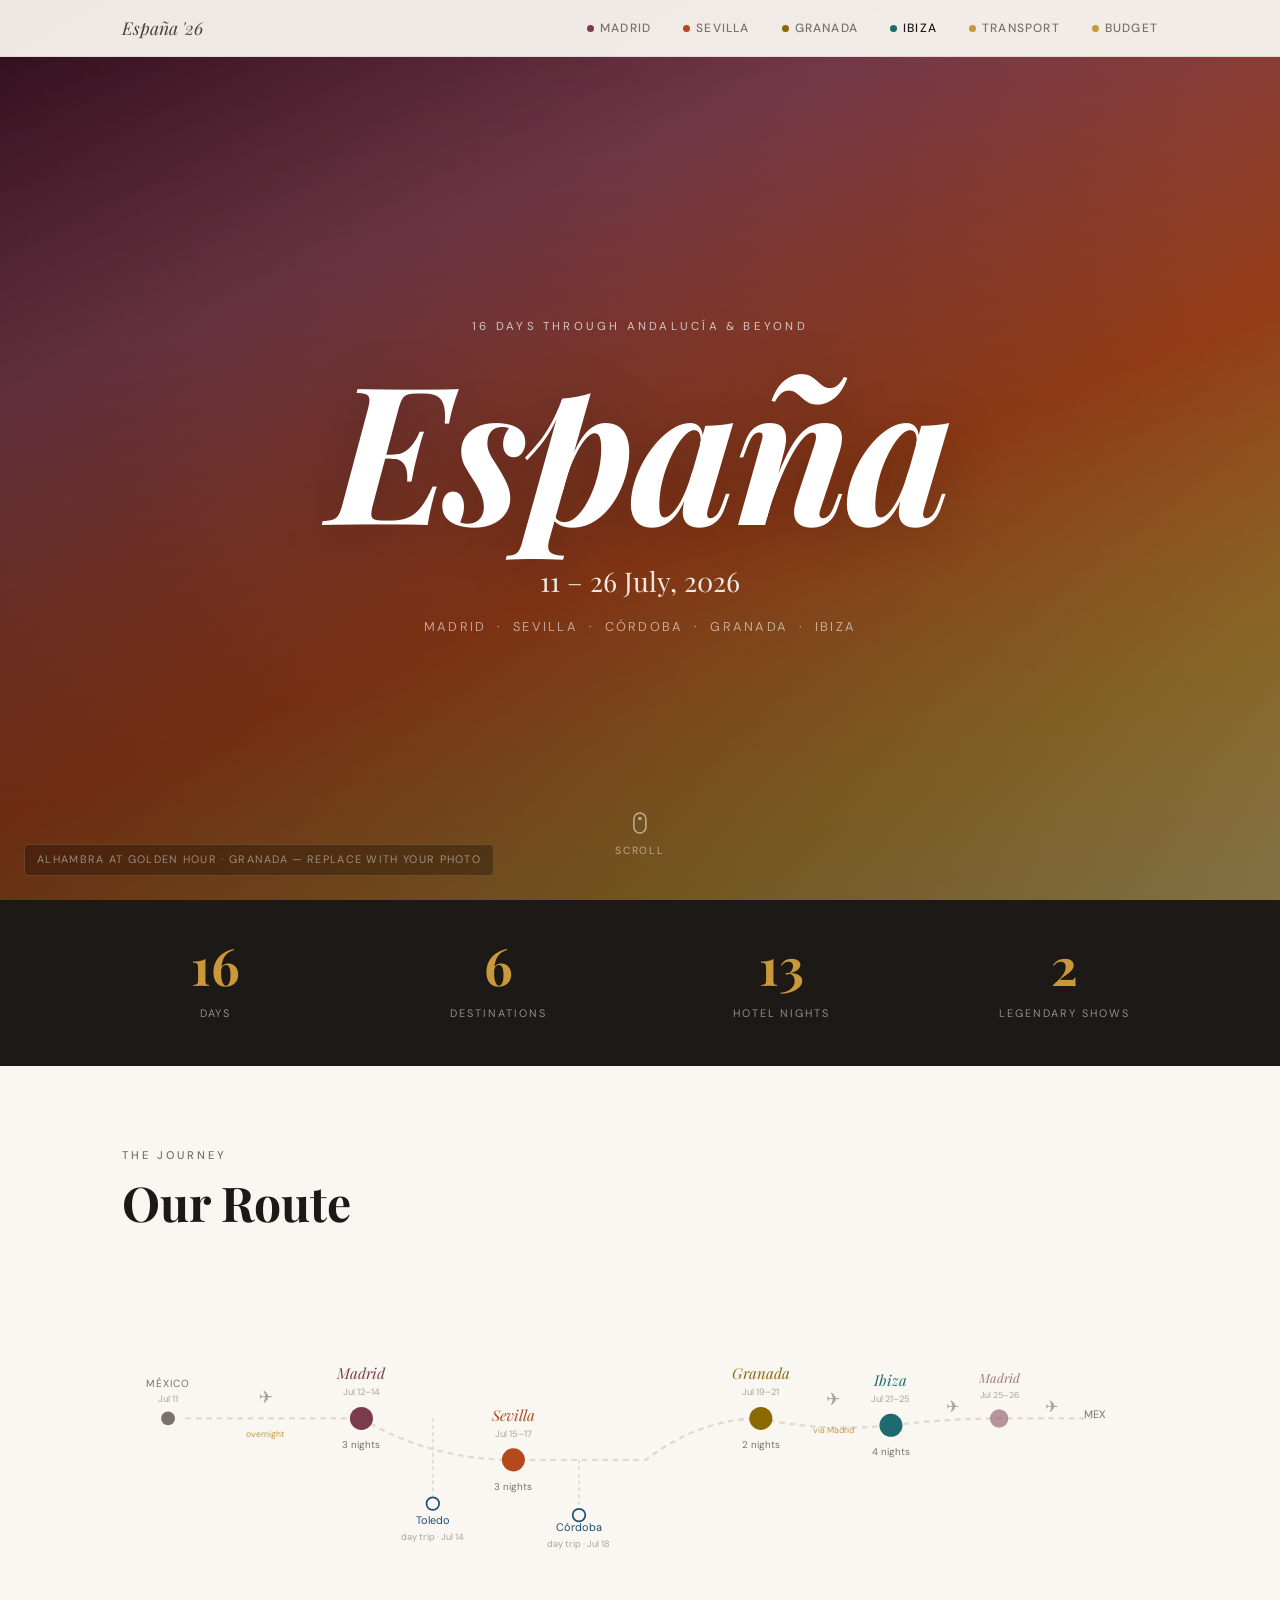
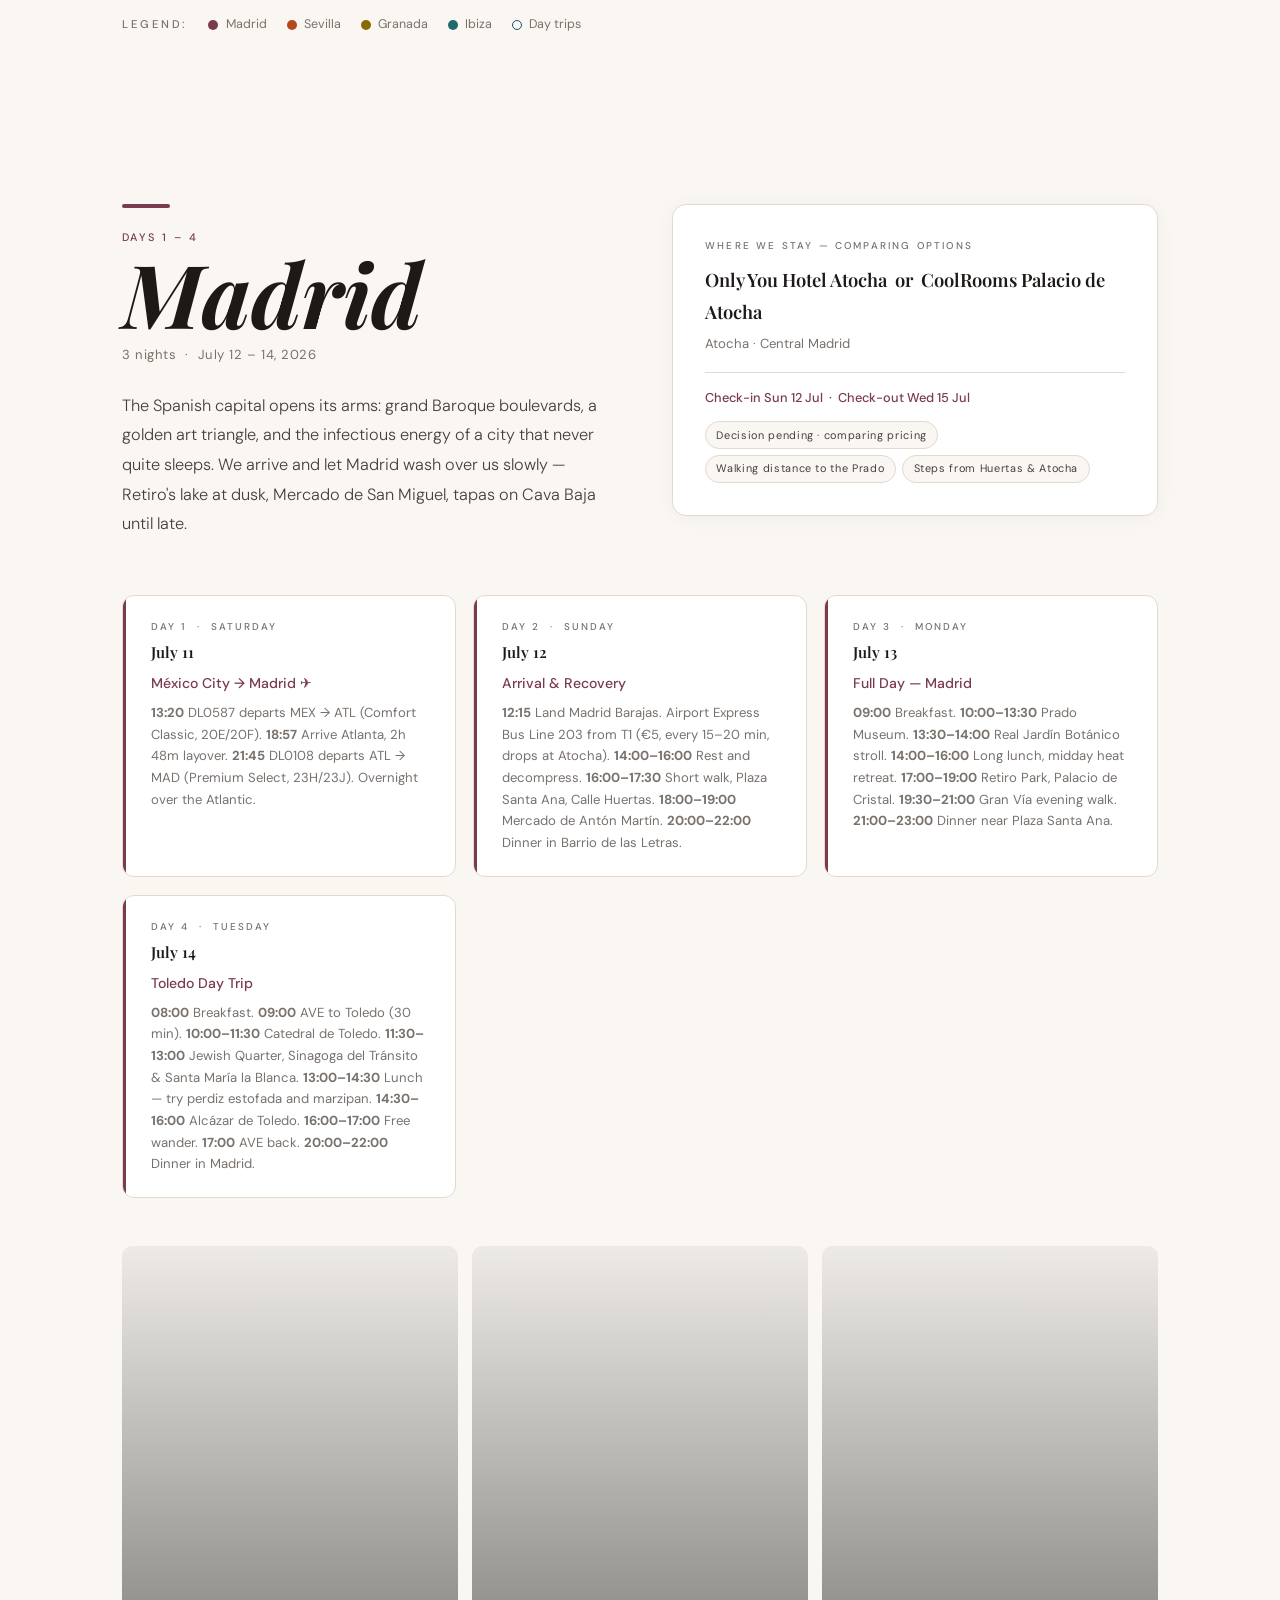
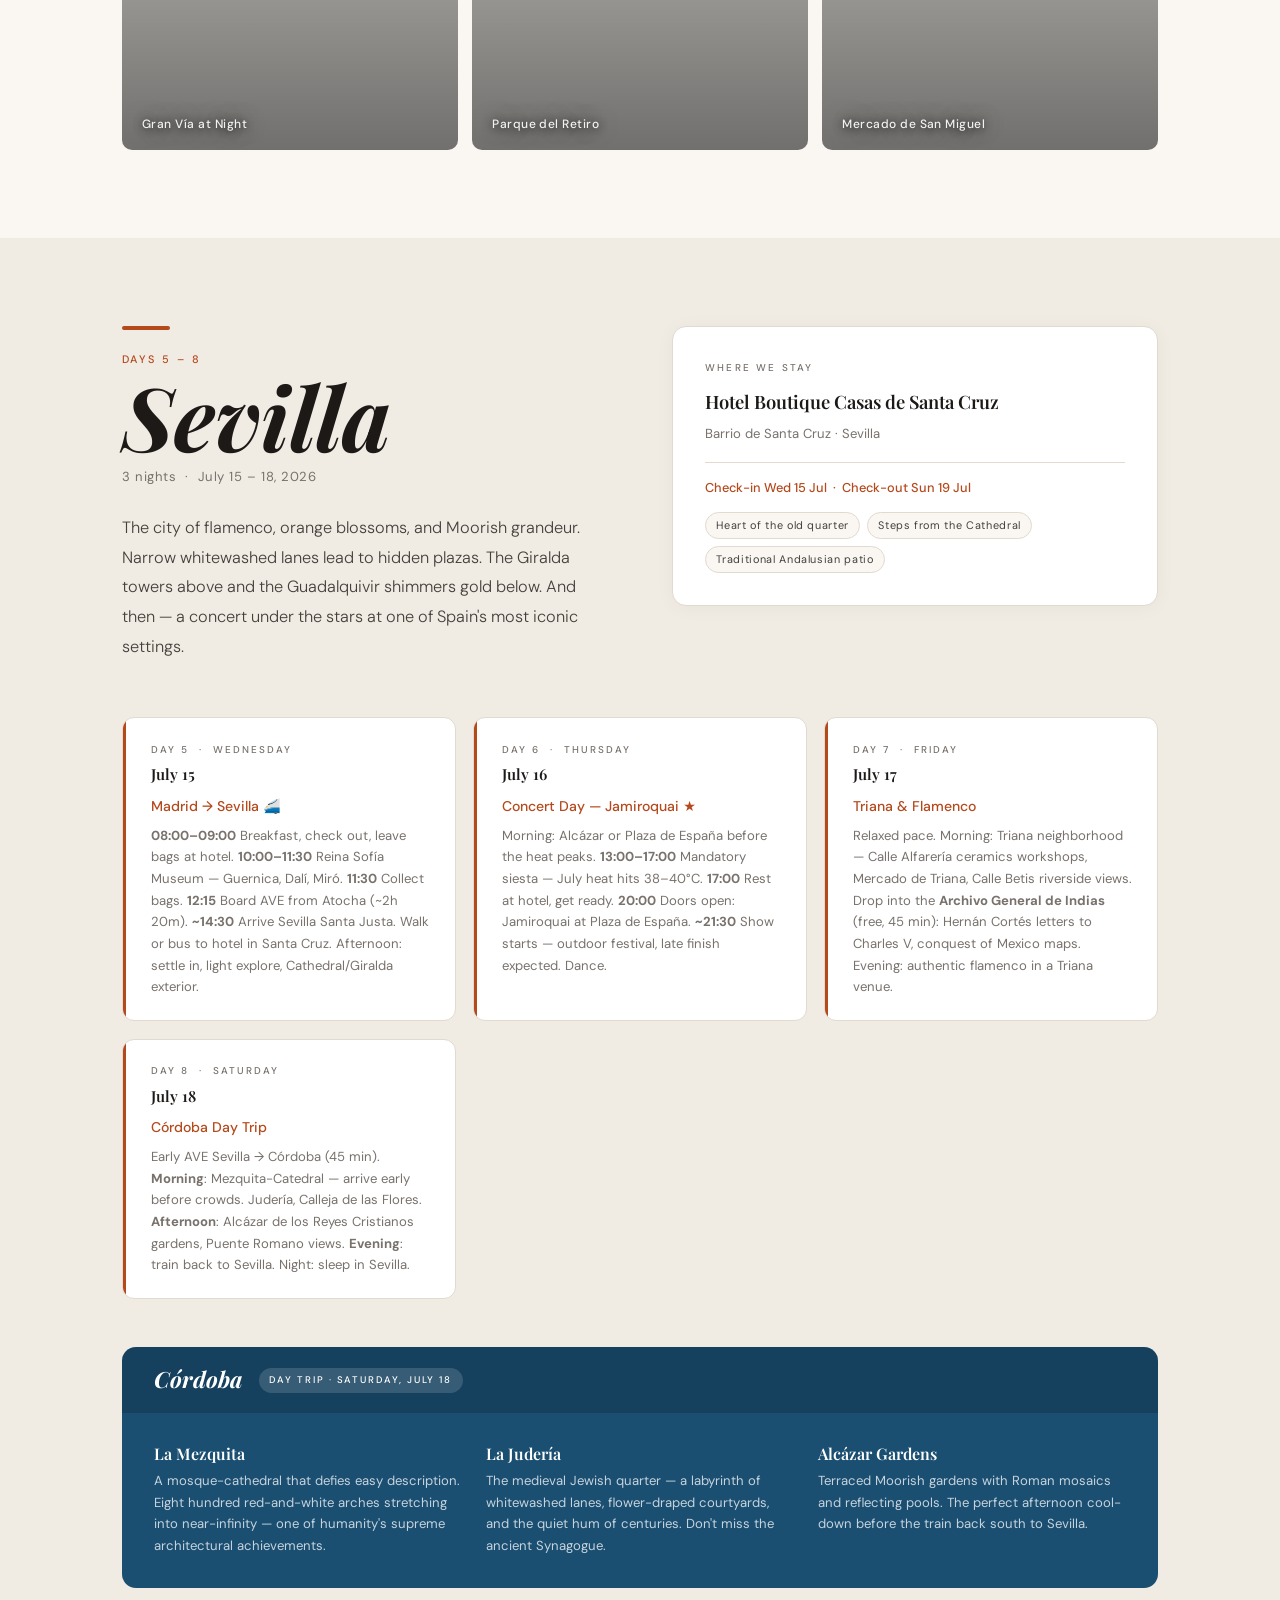
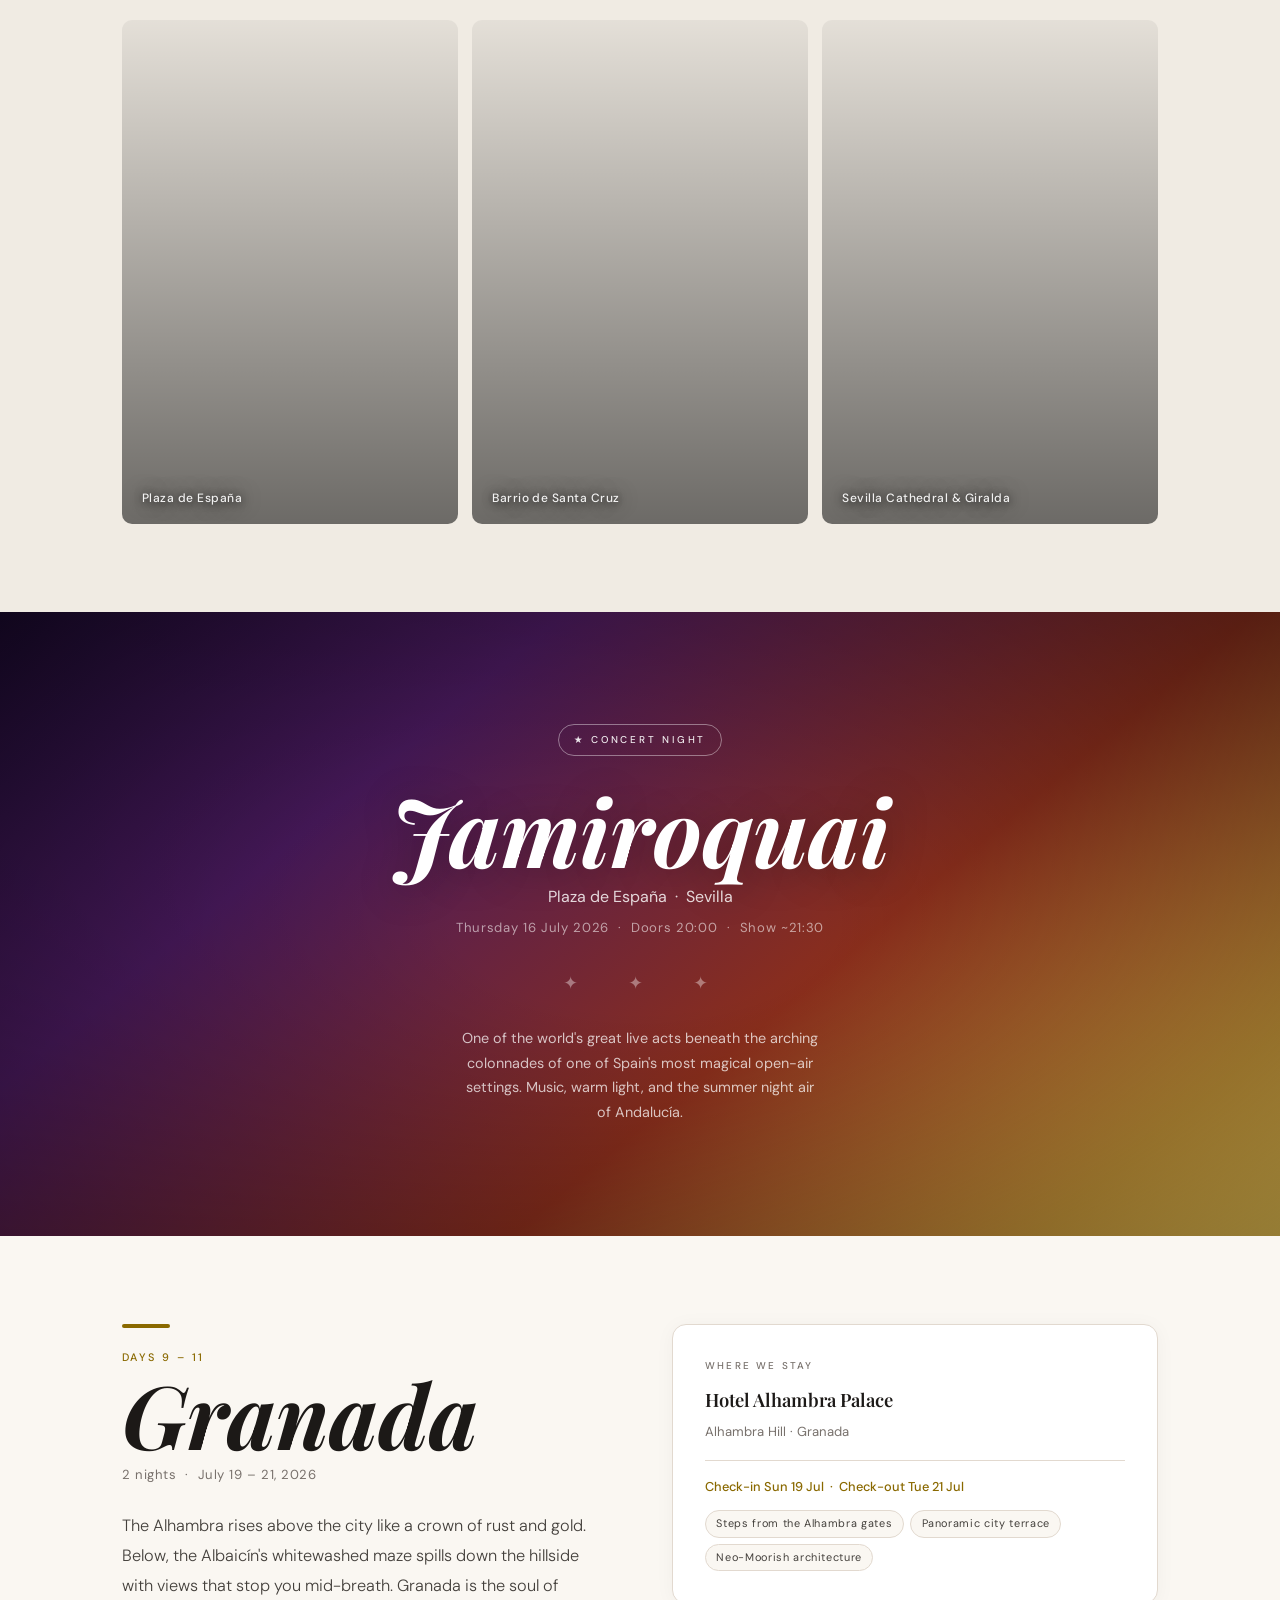
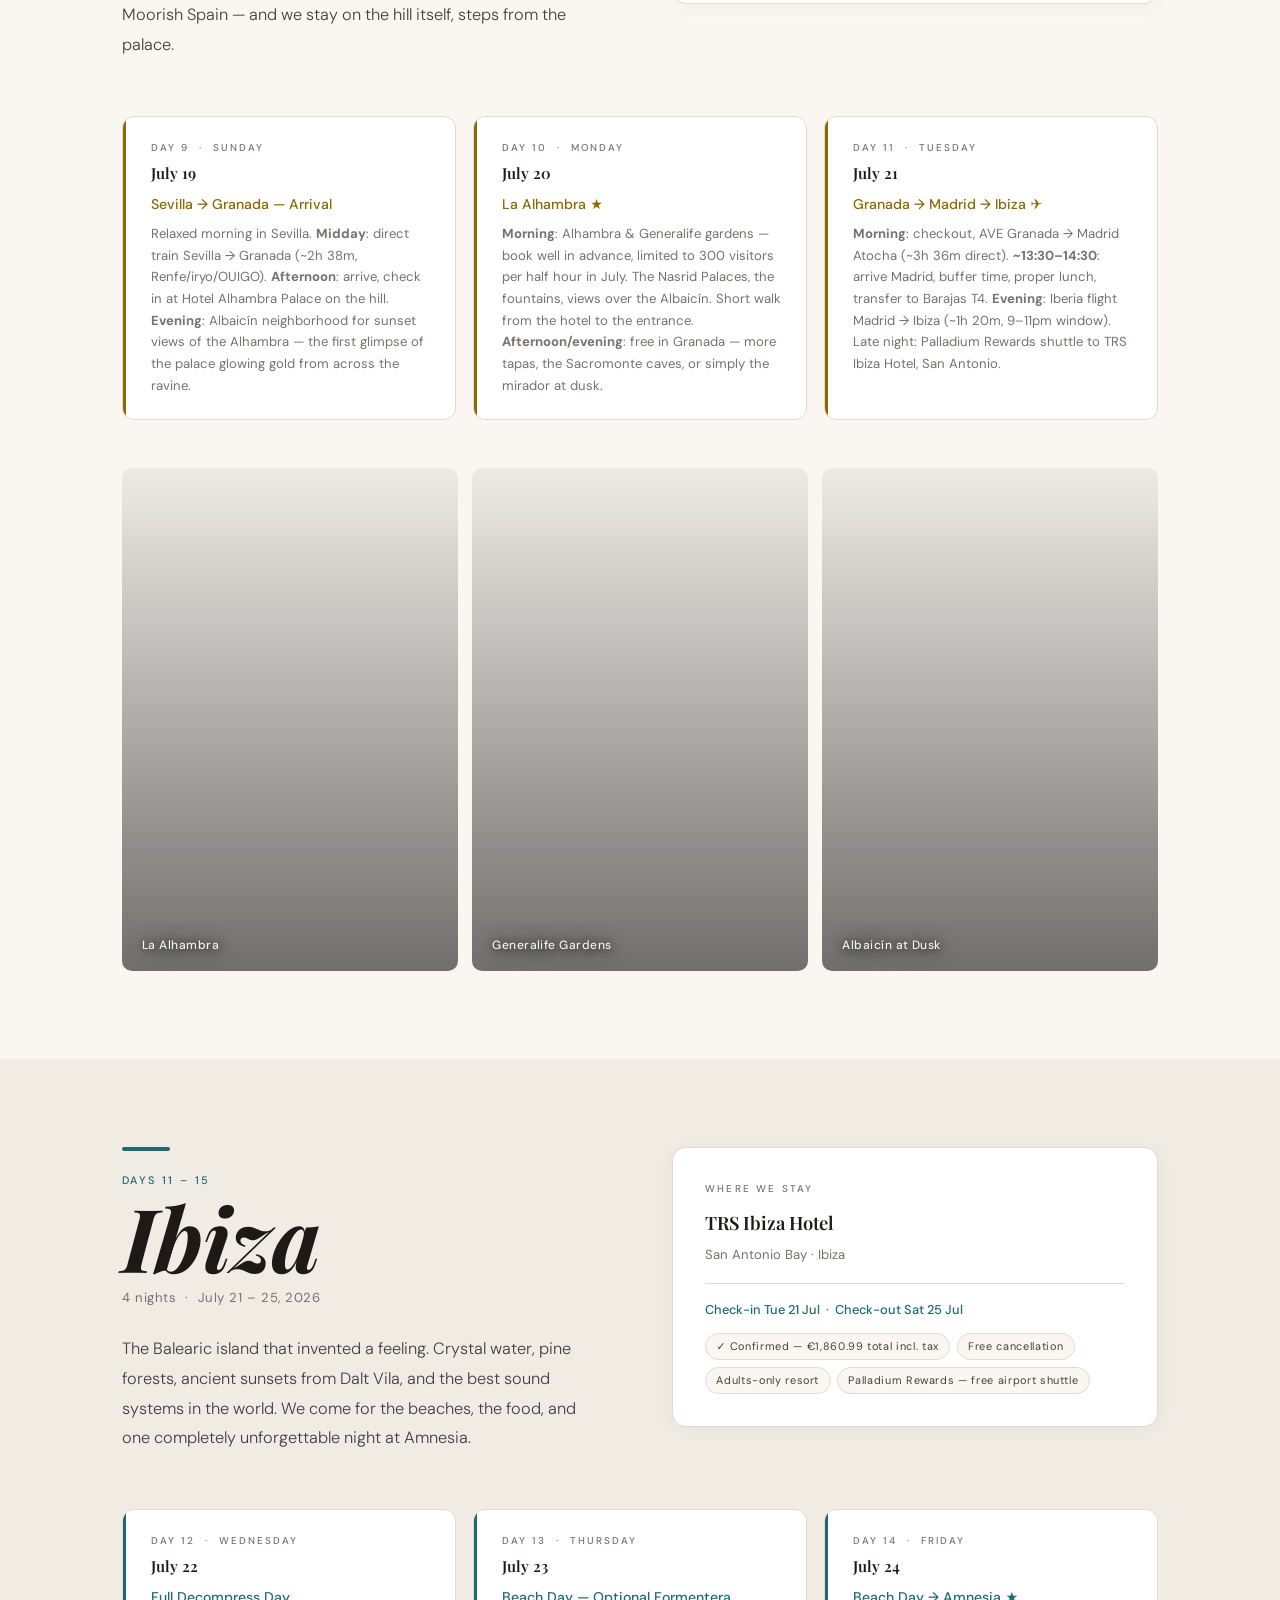
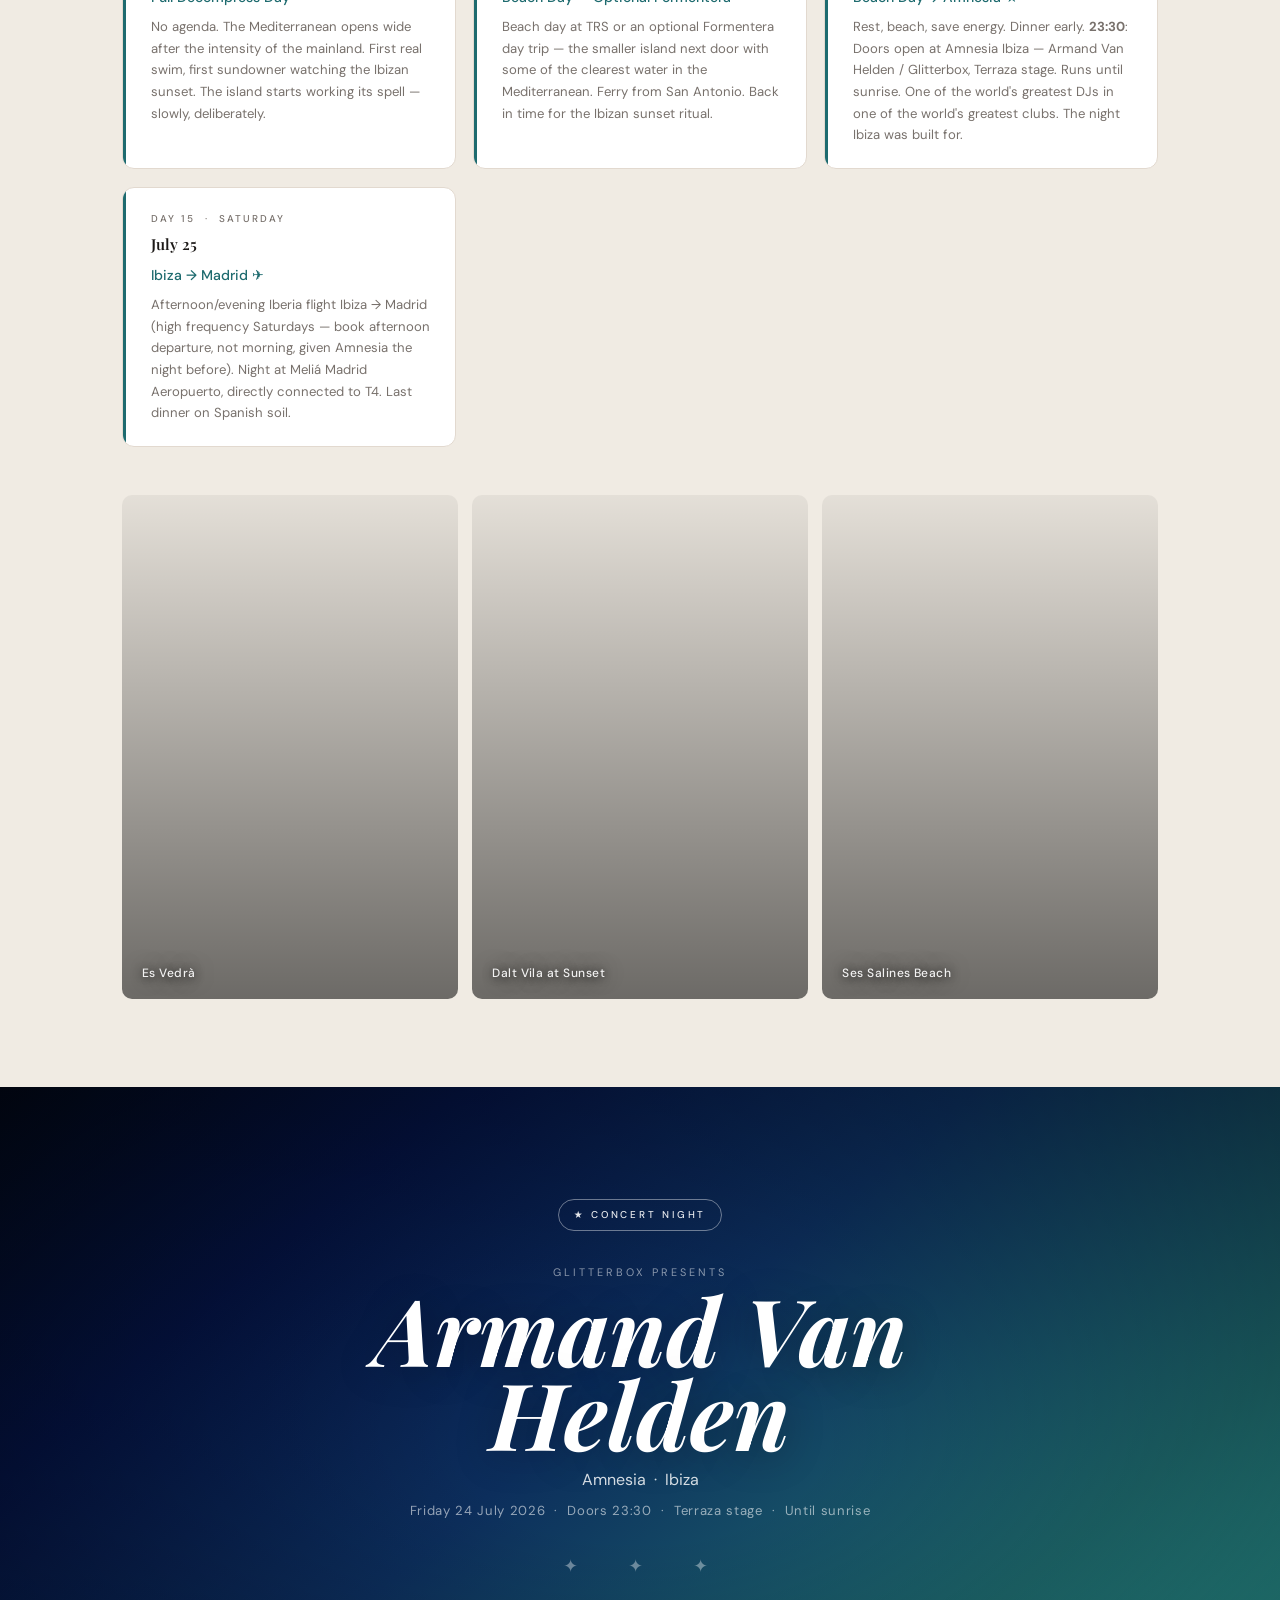
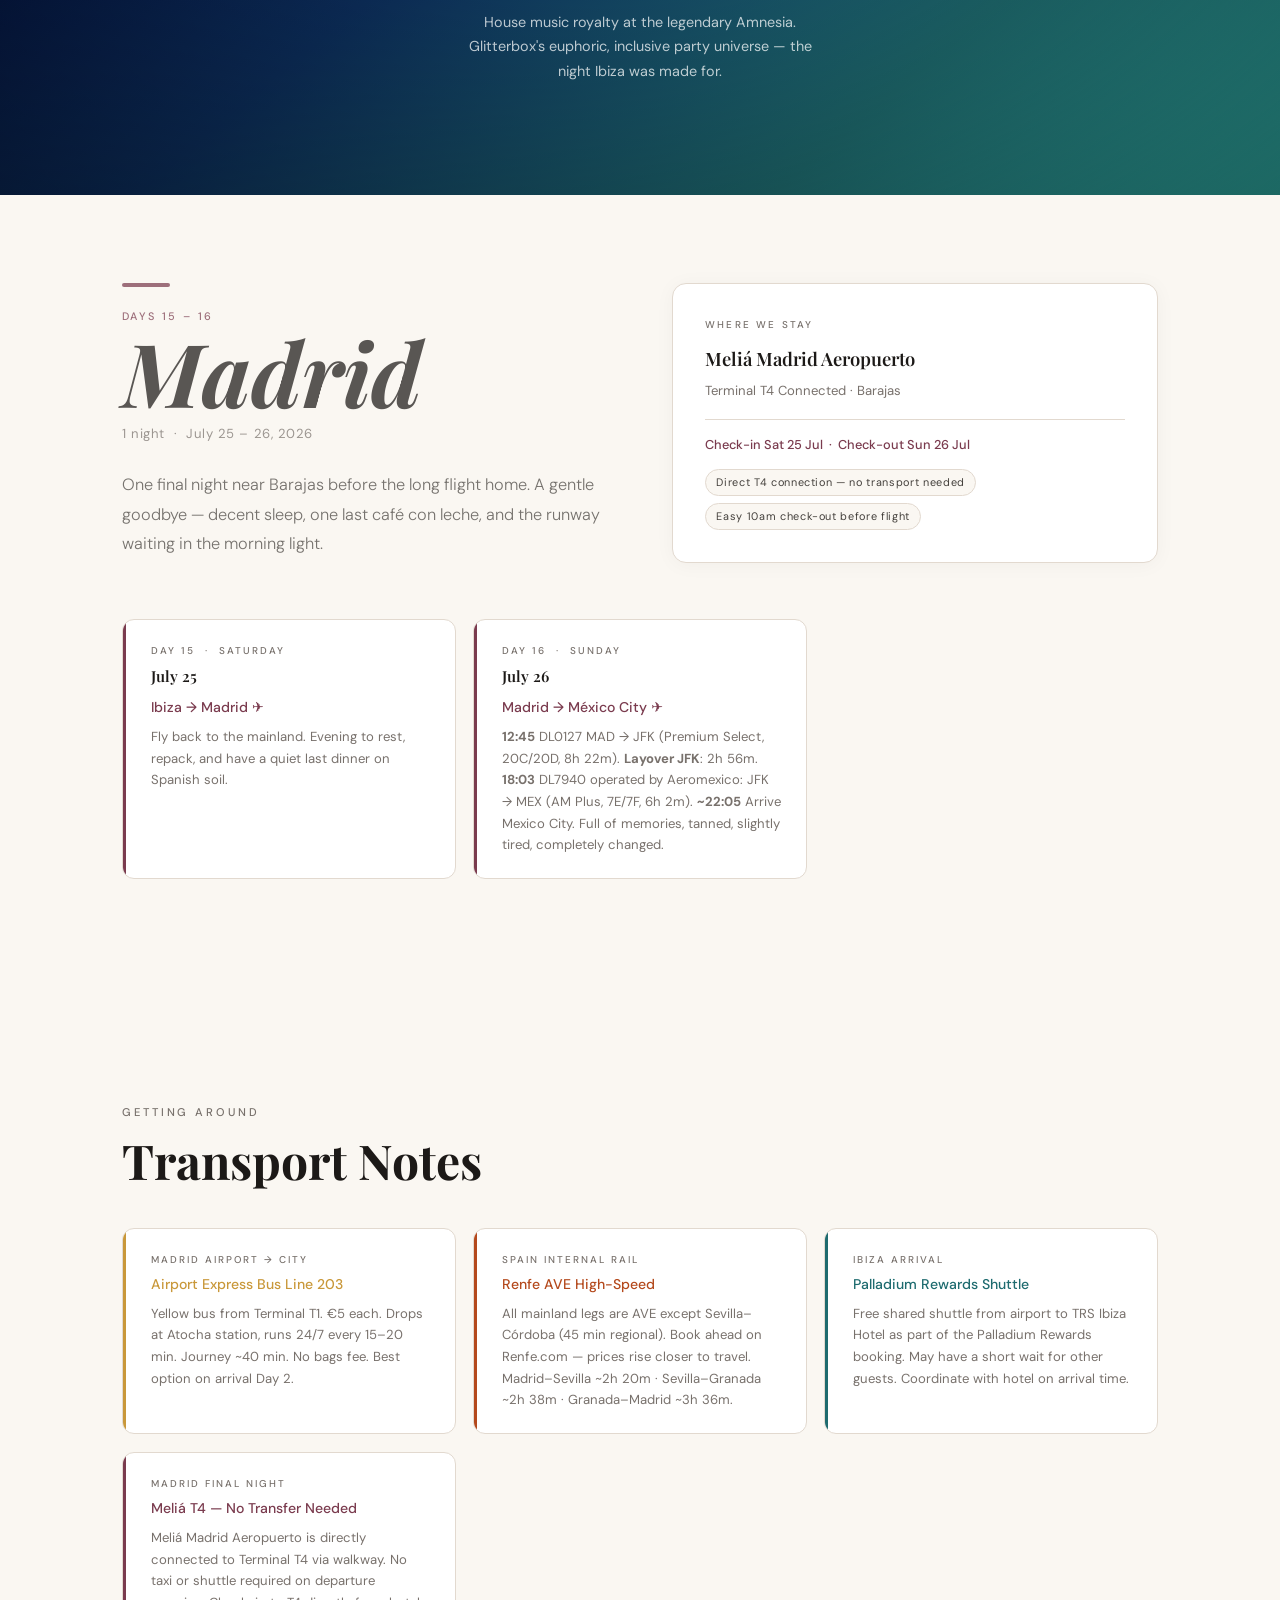
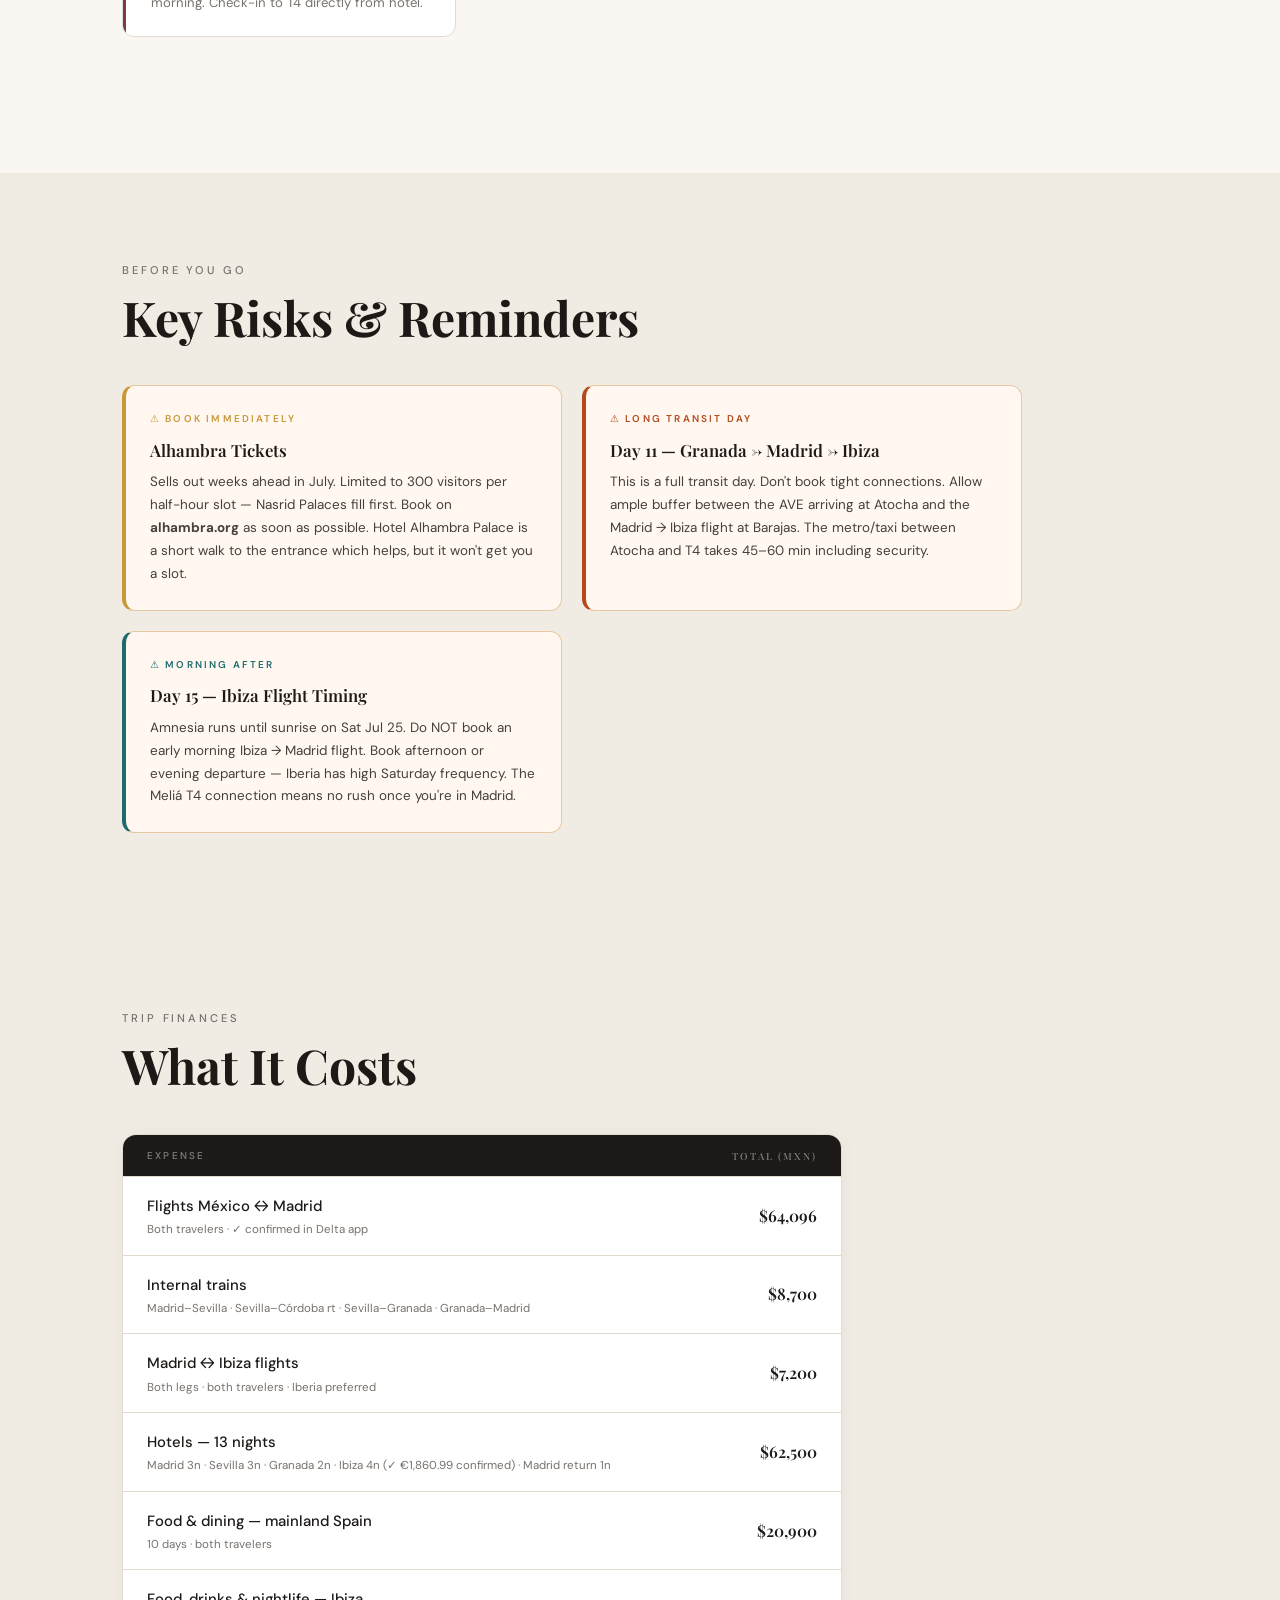
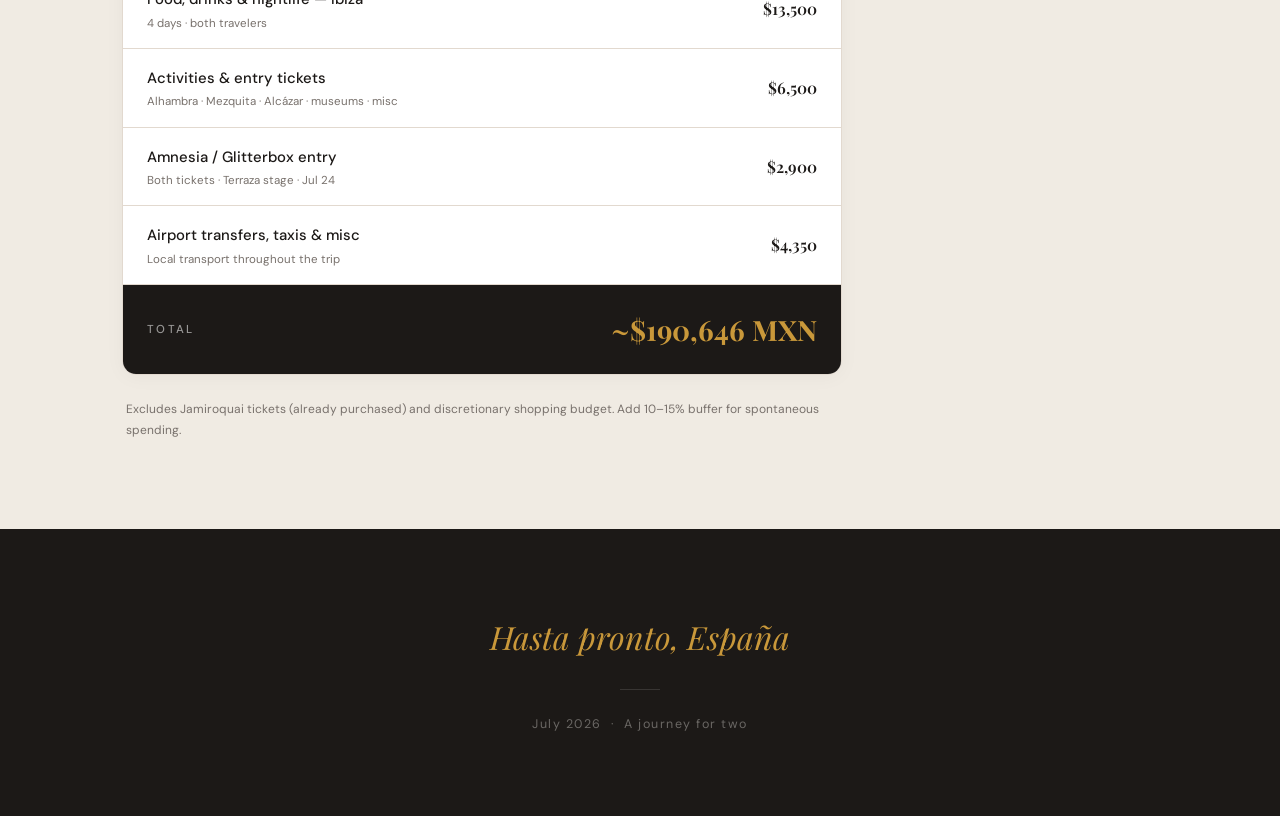
<file: index.html>
<!DOCTYPE html>
<html lang="en">
<head>
  <meta charset="UTF-8">
  <meta name="viewport" content="width=device-width, initial-scale=1.0">
  <title>España · July 2026</title>
  <link rel="preconnect" href="https://fonts.googleapis.com">
  <link rel="preconnect" href="https://fonts.gstatic.com" crossorigin>
  <link href="https://fonts.googleapis.com/css2?family=Playfair+Display:ital,wght@0,400;0,600;0,700;1,400;1,600&family=DM+Sans:opsz,wght@9..40,300;9..40,400;9..40,500&display=swap" rel="stylesheet">
  <style>
    /* ─── RESET ─── */
    *, *::before, *::after { box-sizing: border-box; margin: 0; padding: 0; }

    /* ─── TOKENS ─── */
    :root {
      --cream:       #FAF7F2;
      --cream-mid:   #F0EBE3;
      --cream-dark:  #E2D9CF;
      --ink:         #1C1917;
      --ink-mid:     #44403C;
      --ink-light:   #78716C;
      --white:       #FFFFFF;

      --c-madrid:    #7A3B4E;
      --c-sevilla:   #B4491C;
      --c-cordoba:   #1B4F72;
      --c-granada:   #8A6900;
      --c-ibiza:     #1E6B6F;
      --gold:        #C9983A;
      --gold-light:  #E8C87A;

      --serif:  'Playfair Display', Georgia, serif;
      --sans:   'DM Sans', system-ui, -apple-system, sans-serif;
      --max:    1100px;
    }

    /* ─── BASE ─── */
    html { scroll-behavior: smooth; }
    body {
      font-family: var(--sans);
      background: var(--cream);
      color: var(--ink);
      line-height: 1.75;
      font-size: 16px;
      -webkit-font-smoothing: antialiased;
    }
    h1, h2, h3, h4 { font-family: var(--serif); line-height: 1.15; }

    /* ─── NAV ─── */
    nav {
      position: fixed; top: 0; left: 0; right: 0; z-index: 100;
      background: rgba(250, 247, 242, 0.94);
      backdrop-filter: blur(16px);
      border-bottom: 1px solid var(--cream-dark);
    }
    .nav-inner {
      max-width: var(--max); margin: 0 auto;
      display: flex; align-items: center; justify-content: space-between;
      height: 56px; padding: 0 2rem;
    }
    .nav-brand {
      font-family: var(--serif); font-style: italic; font-size: 1.1rem;
      color: var(--ink-mid); text-decoration: none;
    }
    .nav-links { display: flex; gap: 2rem; list-style: none; }
    .nav-links a {
      text-decoration: none; font-size: 0.75rem; font-weight: 500;
      letter-spacing: 0.1em; text-transform: uppercase; color: var(--ink-light);
      transition: color 0.2s; display: flex; align-items: center; gap: 6px;
    }
    .nav-links a:hover { color: var(--ink); }
    .nav-dot {
      width: 7px; height: 7px; border-radius: 50%;
      display: inline-block; flex-shrink: 0;
    }
    @media (max-width: 700px) { .nav-links { display: none; } }

    /* ─── HERO ─── */
    .hero {
      min-height: 100vh;
      display: flex; flex-direction: column;
      align-items: center; justify-content: center;
      position: relative; overflow: hidden;
      padding-top: 56px;
    }
    .hero-bg {
      position: absolute; inset: 0;
      background: linear-gradient(
        158deg,
        #2C0A18  0%,
        #7A3B4E  28%,
        #B4491C  58%,
        #C9983A  82%,
        #E8C87A  100%
      );
    }
    .hero-photo-hint {
      position: absolute; inset: 0;
      display: flex; align-items: flex-end; justify-content: flex-start;
      padding: 1.5rem; z-index: 2; pointer-events: none;
    }
    .hero-photo-hint span {
      font-size: 0.68rem; letter-spacing: 0.12em; text-transform: uppercase;
      color: rgba(255,255,255,0.45);
      background: rgba(0,0,0,0.28);
      padding: 0.35rem 0.75rem; border-radius: 4px;
      border: 1px solid rgba(255,255,255,0.14);
    }
    .hero-overlay {
      position: absolute; inset: 0;
      background: linear-gradient(to bottom, rgba(0,0,0,0.04) 0%, rgba(0,0,0,0.44) 100%);
    }
    .hero-content {
      position: relative; z-index: 3;
      text-align: center; color: white;
      padding: 2rem; max-width: 740px;
    }
    .hero-eyebrow {
      font-size: 0.72rem; letter-spacing: 0.28em; text-transform: uppercase;
      opacity: 0.7; margin-bottom: 1.5rem; font-weight: 400;
    }
    .hero-title {
      font-family: var(--serif);
      font-size: clamp(5.5rem, 22vw, 12rem);
      font-weight: 700; font-style: italic;
      line-height: 0.88; letter-spacing: -0.02em;
      margin-bottom: 1.75rem;
      text-shadow: 0 4px 56px rgba(0,0,0,0.22);
    }
    .hero-dates {
      font-family: var(--serif);
      font-size: clamp(1.1rem, 3.5vw, 1.7rem);
      font-weight: 400; opacity: 0.88; margin-bottom: 0.65rem;
    }
    .hero-sub {
      font-size: 0.8rem; letter-spacing: 0.18em;
      text-transform: uppercase; opacity: 0.55; font-weight: 400;
    }
    .hero-scroll {
      position: absolute; bottom: 2.5rem; left: 50%;
      transform: translateX(-50%);
      display: flex; flex-direction: column; align-items: center; gap: 0.5rem;
      color: rgba(255,255,255,0.5); font-size: 0.65rem;
      letter-spacing: 0.18em; text-transform: uppercase; z-index: 3;
      animation: bobble 2.2s ease-in-out infinite;
    }
    @keyframes bobble {
      0%, 100% { transform: translateX(-50%) translateY(0); }
      50%       { transform: translateX(-50%) translateY(7px); }
    }

    /* ─── STATS BAR ─── */
    .stats { background: var(--ink); color: var(--cream); padding: 2.5rem 2rem; }
    .stats-grid {
      max-width: var(--max); margin: 0 auto;
      display: grid; grid-template-columns: repeat(4, 1fr);
      gap: 2rem; text-align: center;
    }
    .stat-n {
      font-family: var(--serif); font-size: 3.2rem; font-weight: 700;
      color: var(--gold); display: block; line-height: 1; margin-bottom: 0.4rem;
    }
    .stat-l {
      font-size: 0.68rem; letter-spacing: 0.18em; text-transform: uppercase;
      opacity: 0.52; font-weight: 400;
    }
    @media (max-width: 540px) { .stats-grid { grid-template-columns: repeat(2, 1fr); } }

    /* ─── SHARED LAYOUT ─── */
    .wrap { max-width: var(--max); margin: 0 auto; padding: 0 2rem; }
    .eyebrow {
      font-size: 0.7rem; letter-spacing: 0.26em; text-transform: uppercase;
      color: var(--ink-light); font-weight: 500; margin-bottom: 0.6rem;
    }

    /* ─── ROUTE MAP ─── */
    .route-sec { padding: 5rem 2rem; }
    .route-title {
      font-family: var(--serif);
      font-size: clamp(1.8rem, 5vw, 3rem);
      margin-bottom: 3rem; color: var(--ink);
    }
    .route-scroll { overflow-x: auto; padding-bottom: 1rem; }
    .route-legend {
      display: flex; flex-wrap: wrap; gap: 1.25rem;
      margin-top: 2rem; align-items: center;
    }
    .legend-item { display: flex; align-items: center; gap: 0.45rem; }
    .legend-dot {
      width: 10px; height: 10px; border-radius: 50%; display: inline-block; flex-shrink: 0;
    }
    .legend-dot.outline {
      background: none; border: 1.5px solid var(--c-cordoba);
    }
    .legend-label { font-size: 0.78rem; color: var(--ink-light); }

    /* ─── CITY SECTIONS ─── */
    .city-sec { padding: 5.5rem 0; position: relative; }
    .city-sec.alt { background: var(--cream-mid); }

    .city-top {
      display: grid; grid-template-columns: 1fr 1fr;
      gap: 4rem; margin-bottom: 3.5rem; align-items: start;
    }
    @media (max-width: 768px) {
      .city-top { grid-template-columns: 1fr; gap: 2rem; }
    }

    .city-bar {
      height: 4px; width: 48px; border-radius: 2px;
      background: var(--cc, var(--c-madrid));
      margin-bottom: 1.25rem;
    }
    .city-tag {
      font-size: 0.68rem; letter-spacing: 0.22em; text-transform: uppercase;
      color: var(--cc, var(--c-madrid)); font-weight: 500; margin-bottom: 0.4rem;
    }
    .city-name {
      font-family: var(--serif);
      font-size: clamp(2.8rem, 9vw, 5.5rem);
      font-weight: 700; font-style: italic;
      line-height: 0.92; color: var(--ink); margin-bottom: 0.6rem;
    }
    .city-nights {
      font-size: 0.82rem; color: var(--ink-light);
      margin-bottom: 1.5rem; letter-spacing: 0.04em;
    }
    .city-desc {
      font-size: 1.02rem; color: var(--ink-mid);
      max-width: 44ch; font-weight: 300; line-height: 1.82;
    }

    /* Hotel card */
    .hotel {
      background: var(--white); border-radius: 14px;
      padding: 2rem; border: 1px solid var(--cream-dark);
      box-shadow: 0 2px 20px rgba(0,0,0,0.04);
    }
    .hotel-label {
      font-size: 0.62rem; letter-spacing: 0.22em; text-transform: uppercase;
      color: var(--ink-light); font-weight: 500; margin-bottom: 0.6rem;
    }
    .hotel-name {
      font-family: var(--serif); font-size: 1.15rem;
      font-weight: 600; color: var(--ink); margin-bottom: 0.3rem;
    }
    .hotel-loc { font-size: 0.82rem; color: var(--ink-light); margin-bottom: 1rem; }
    hr.thin { border: none; border-top: 1px solid var(--cream-dark); margin: 0.9rem 0; }
    .hotel-dates { font-size: 0.8rem; color: var(--cc, var(--c-madrid)); font-weight: 500; }
    .hotel-tags { margin-top: 0.75rem; display: flex; flex-wrap: wrap; gap: 0.4rem; }
    .htag {
      font-size: 0.68rem; letter-spacing: 0.06em;
      background: var(--cream); border: 1px solid var(--cream-dark);
      border-radius: 100px; padding: 0.2rem 0.65rem; color: var(--ink-mid);
    }

    /* Days grid */
    .days {
      display: grid;
      grid-template-columns: repeat(auto-fill, minmax(248px, 1fr));
      gap: 1.1rem; margin-bottom: 3rem;
    }
    .day {
      background: var(--white); border-radius: 12px;
      padding: 1.4rem 1.5rem 1.4rem 1.75rem;
      border: 1px solid var(--cream-dark);
      position: relative; overflow: hidden;
      transition: transform 0.2s, box-shadow 0.2s;
    }
    .day:hover {
      transform: translateY(-2px);
      box-shadow: 0 8px 28px rgba(0,0,0,0.07);
    }
    .day::before {
      content: ''; position: absolute; left: 0; top: 0; bottom: 0;
      width: 3px; background: var(--cc, var(--c-madrid));
    }
    .day-n {
      font-size: 0.62rem; letter-spacing: 0.2em; text-transform: uppercase;
      color: var(--ink-light); font-weight: 500; margin-bottom: 0.2rem;
    }
    .day-d {
      font-family: var(--serif); font-size: 0.95rem;
      font-weight: 600; color: var(--ink); margin-bottom: 0.35rem;
    }
    .day-ttl {
      font-size: 0.88rem; font-weight: 500;
      color: var(--cc, var(--c-madrid)); margin-bottom: 0.4rem;
    }
    .day-txt { font-size: 0.82rem; color: var(--ink-light); line-height: 1.65; }

    /* Photo placeholders */
    .photos {
      display: grid; grid-template-columns: repeat(3, 1fr);
      gap: 0.9rem;
    }
    @media (max-width: 600px) {
      .photos { grid-template-columns: 1fr 1fr; }
      .photos .photo:last-child { display: none; }
    }
    .photo {
      border-radius: 10px; overflow: hidden;
      position: relative; aspect-ratio: 2 / 3;
      display: flex; flex-direction: column;
      align-items: flex-start; justify-content: flex-end;
      padding: 1.1rem 1.25rem;
    }
    .photo-lbl {
      font-size: 0.75rem; font-weight: 500;
      color: rgba(255,255,255,0.92);
      text-shadow: 0 1px 8px rgba(0,0,0,0.8), 0 0 20px rgba(0,0,0,0.5);
      letter-spacing: 0.04em; line-height: 1.3;
      position: relative; z-index: 1;
    }

    /* ─── HIGHLIGHT CARDS (concerts) ─── */
    .highlight {
      padding: 7rem 2rem; position: relative; overflow: hidden;
      text-align: center;
    }
    .h-bg { position: absolute; inset: 0; }
    .h-overlay {
      position: absolute; inset: 0;
      background: radial-gradient(ellipse at center, transparent 20%, rgba(0,0,0,0.38) 100%);
    }
    .h-content {
      position: relative; z-index: 1;
      max-width: 580px; margin: 0 auto; color: white;
    }
    .h-badge {
      display: inline-block; font-size: 0.62rem; letter-spacing: 0.28em;
      text-transform: uppercase; font-weight: 500;
      padding: 0.38rem 0.9rem;
      border: 1px solid rgba(255,255,255,0.45); border-radius: 100px;
      margin-bottom: 2rem; opacity: 0.9;
    }
    .h-presenter {
      font-size: 0.68rem; letter-spacing: 0.28em; text-transform: uppercase;
      opacity: 0.52; margin-bottom: 0.35rem;
    }
    .h-artist {
      font-family: var(--serif);
      font-size: clamp(2.8rem, 10vw, 5.8rem);
      font-weight: 700; font-style: italic; line-height: 0.9;
      text-shadow: 0 4px 40px rgba(0,0,0,0.3);
      margin-bottom: 0.75rem;
    }
    .h-venue { font-size: 1rem; opacity: 0.82; margin-bottom: 0.35rem; }
    .h-details { font-size: 0.82rem; opacity: 0.56; letter-spacing: 0.05em; }
    .h-ornament { margin: 1.75rem 0; font-size: 1.1rem; opacity: 0.38; letter-spacing: 0.5em; }
    .h-blurb {
      font-size: 0.9rem; opacity: 0.72;
      max-width: 36ch; margin: 0 auto; line-height: 1.7;
    }

    /* ─── CÓRDOBA INSET CARD ─── */
    .cordoba-card {
      background: var(--c-cordoba); color: white;
      border-radius: 14px; overflow: hidden; margin: 2rem 0;
    }
    .cordoba-head {
      background: rgba(0,0,0,0.18); padding: 1.25rem 2rem;
      display: flex; align-items: center; gap: 1rem; flex-wrap: wrap;
    }
    .cordoba-head h3 {
      font-family: var(--serif); font-size: 1.4rem; font-style: italic;
    }
    .cordoba-badge {
      font-size: 0.6rem; letter-spacing: 0.2em; text-transform: uppercase;
      background: rgba(255,255,255,0.14);
      padding: 0.25rem 0.65rem; border-radius: 100px; font-weight: 500;
    }
    .cordoba-body {
      display: grid; grid-template-columns: repeat(3, 1fr);
      gap: 1.5rem; padding: 2rem;
    }
    @media (max-width: 600px) {
      .cordoba-body { grid-template-columns: 1fr; gap: 1.25rem; }
    }
    .cordoba-stop h4 {
      font-family: var(--serif); font-size: 1rem;
      font-weight: 600; margin-bottom: 0.4rem;
    }
    .cordoba-stop p { font-size: 0.82rem; opacity: 0.75; line-height: 1.65; }

    /* ─── FOOTER ─── */
    footer {
      background: var(--ink); color: var(--cream);
      text-align: center; padding: 5rem 2rem;
    }
    .foot-title {
      font-family: var(--serif); font-size: 2rem;
      font-style: italic; color: var(--gold); margin-bottom: 0.75rem;
    }
    .foot-divider {
      width: 40px; height: 1px; background: rgba(255,255,255,0.12);
      margin: 1.5rem auto;
    }
    .foot-sub { font-size: 0.78rem; opacity: 0.35; letter-spacing: 0.12em; }

    /* ─── FADE-IN ANIMATION ─── */
    .fade {
      opacity: 0; transform: translateY(20px);
      transition: opacity 0.65s ease, transform 0.65s ease;
    }
    .fade.in { opacity: 1; transform: translateY(0); }

    /* ─── ORNAMENTAL RULE ─── */
    .orn-rule {
      display: flex; align-items: center; gap: 1.5rem;
      padding: 3rem 0;
    }
    .orn-rule::before, .orn-rule::after {
      content: ''; flex: 1; height: 1px; background: var(--cream-dark);
    }
    .orn-rule span { color: var(--gold); font-size: 0.9rem; }

    /* ─── BUDGET ─── */
    .budget-grid {
      max-width: 720px;
      border: 1px solid var(--cream-dark);
      border-radius: 14px;
      overflow: hidden;
      background: var(--white);
      box-shadow: 0 2px 20px rgba(0,0,0,0.04);
      margin-bottom: 1.5rem;
    }
    .budget-row {
      display: flex; justify-content: space-between; align-items: center;
      padding: 1rem 1.5rem;
      border-bottom: 1px solid var(--cream-dark);
      gap: 1rem;
    }
    .budget-row:last-child { border-bottom: none; }
    .budget-row--header {
      background: var(--ink); padding: 0.75rem 1.5rem;
    }
    .budget-row--header .budget-cat {
      font-size: 0.62rem; letter-spacing: 0.22em; text-transform: uppercase;
      color: rgba(255,255,255,0.45); font-weight: 500;
    }
    .budget-row--header .budget-amt {
      font-size: 0.62rem; letter-spacing: 0.22em; text-transform: uppercase;
      color: rgba(255,255,255,0.45); font-weight: 500;
    }
    .budget-item {
      font-weight: 500; font-size: 0.93rem; color: var(--ink); margin-bottom: 0.15rem;
    }
    .budget-note {
      font-size: 0.72rem; color: var(--ink-light); line-height: 1.5;
    }
    .budget-amt {
      font-family: var(--serif); font-size: 1rem; font-weight: 600;
      color: var(--ink); white-space: nowrap; flex-shrink: 0;
    }
    .budget-row--total {
      background: var(--ink); padding: 1.25rem 1.5rem;
    }
    .budget-total-lbl {
      font-size: 0.72rem; letter-spacing: 0.2em; text-transform: uppercase;
      color: rgba(255,255,255,0.55); font-weight: 500;
    }
    .budget-total-amt {
      font-family: var(--serif); font-size: 1.75rem; font-weight: 700;
      color: var(--gold); white-space: nowrap;
    }
    .budget-disclaimer {
      font-size: 0.75rem; color: var(--ink-light);
      max-width: 720px; padding: 0 0.25rem;
    }

    /* ─── MISC ─── */
    .mt-2 { margin-top: 2rem; }
    .section-gap { padding-top: 3.5rem; }
  </style>
</head>
<body>

<!-- ══════════════════════════════════════
     NAV
══════════════════════════════════════ -->
<nav>
  <div class="nav-inner">
    <a class="nav-brand" href="#top">España '26</a>
    <ul class="nav-links">
      <li><a href="#madrid"><span class="nav-dot" style="background:var(--c-madrid)"></span>Madrid</a></li>
      <li><a href="#sevilla"><span class="nav-dot" style="background:var(--c-sevilla)"></span>Sevilla</a></li>
      <li><a href="#granada"><span class="nav-dot" style="background:var(--c-granada)"></span>Granada</a></li>
      <li><a href="#ibiza"><span class="nav-dot" style="background:var(--c-ibiza)"></span>Ibiza</a></li>
      <li><a href="#transport"><span class="nav-dot" style="background:var(--gold)"></span>Transport</a></li>
      <li><a href="#budget"><span class="nav-dot" style="background:var(--gold)"></span>Budget</a></li>
    </ul>
  </div>
</nav>

<!-- ══════════════════════════════════════
     HERO
══════════════════════════════════════ -->
<section class="hero" id="top">
  <div class="hero-bg"></div>
  <div class="hero-photo-hint">
    <span>Alhambra at golden hour · Granada — replace with your photo</span>
  </div>
  <div class="hero-overlay"></div>

  <div class="hero-content">
    <p class="hero-eyebrow">16 days through Andalucía &amp; beyond</p>
    <h1 class="hero-title">España</h1>
    <p class="hero-dates">11 – 26 July, 2026</p>
    <p class="hero-sub">Madrid &nbsp;·&nbsp; Sevilla &nbsp;·&nbsp; Córdoba &nbsp;·&nbsp; Granada &nbsp;·&nbsp; Ibiza</p>
  </div>

  <div class="hero-scroll">
    <svg width="14" height="22" viewBox="0 0 14 22" fill="none" aria-hidden="true">
      <rect x="1" y="1" width="12" height="20" rx="6" stroke="white" stroke-width="1.5" opacity=".55"/>
      <circle cx="7" cy="6.5" r="1.8" fill="white" opacity=".55"/>
    </svg>
    <span>Scroll</span>
  </div>
</section>

<!-- ══════════════════════════════════════
     STATS BAR
══════════════════════════════════════ -->
<div class="stats">
  <div class="stats-grid">
    <div><span class="stat-n">16</span><span class="stat-l">Days</span></div>
    <div><span class="stat-n">6</span><span class="stat-l">Destinations</span></div>
    <div><span class="stat-n">13</span><span class="stat-l">Hotel Nights</span></div>
    <div><span class="stat-n">2</span><span class="stat-l">Legendary Shows</span></div>
  </div>
</div>

<!-- ══════════════════════════════════════
     ROUTE MAP
══════════════════════════════════════ -->
<section class="route-sec" id="route">
  <div class="wrap">
    <p class="eyebrow">The Journey</p>
    <h2 class="route-title">Our Route</h2>

    <div class="route-scroll">
      <svg viewBox="0 0 900 250" fill="none" xmlns="http://www.w3.org/2000/svg"
           style="min-width:640px; width:100%; display:block;"
           aria-label="Trip route map from Mexico to Madrid, Sevilla, Granada, Ibiza and back">

        <!-- Main dashed path -->
        <path d="M55 122 Q135 122 208 122 Q268 158 340 158 Q388 158 455 158 Q502 122 555 122 Q608 134 668 128 Q720 122 762 122 Q810 122 842 122"
              stroke="#E2D9CF" stroke-width="2" stroke-dasharray="5 4"/>

        <!-- Toledo branch -->
        <line x1="270" y1="122" x2="270" y2="190" stroke="#E2D9CF" stroke-width="1.5" stroke-dasharray="3 3"/>
        <circle cx="270" cy="196" r="5.5" fill="none" stroke="#1B4F72" stroke-width="1.5"/>
        <text x="270" y="214" text-anchor="middle"
              font-family="DM Sans, sans-serif" font-size="9.5" fill="#1B4F72">Toledo</text>
        <text x="270" y="228" text-anchor="middle"
              font-family="DM Sans, sans-serif" font-size="8" fill="#A8A29E">day trip · Jul 14</text>

        <!-- Córdoba branch -->
        <line x1="397" y1="158" x2="397" y2="200" stroke="#E2D9CF" stroke-width="1.5" stroke-dasharray="3 3"/>
        <circle cx="397" cy="206" r="5.5" fill="none" stroke="#1B4F72" stroke-width="1.5"/>
        <text x="397" y="220" text-anchor="middle"
              font-family="DM Sans, sans-serif" font-size="9.5" fill="#1B4F72">Córdoba</text>
        <text x="397" y="234" text-anchor="middle"
              font-family="DM Sans, sans-serif" font-size="8" fill="#A8A29E">day trip · Jul 18</text>

        <!-- MÉXICO -->
        <circle cx="40" cy="122" r="6" fill="#78716C"/>
        <text x="40" y="95" text-anchor="middle"
              font-family="DM Sans, sans-serif" font-size="9" fill="#78716C" letter-spacing="0.8">MÉXICO</text>
        <text x="40" y="108" text-anchor="middle"
              font-family="DM Sans, sans-serif" font-size="8" fill="#A8A29E">Jul 11</text>

        <!-- Plane MEX → MAD -->
        <text x="125" y="109" text-anchor="middle" font-size="15" fill="#A8A29E">✈</text>
        <text x="125" y="138" text-anchor="middle"
              font-family="DM Sans, sans-serif" font-size="7.5" fill="#C9983A">overnight</text>

        <!-- MADRID -->
        <circle cx="208" cy="122" r="10" fill="#7A3B4E"/>
        <text x="208" y="88" text-anchor="middle"
              font-family="Playfair Display, serif" font-size="13" fill="#7A3B4E" font-style="italic">Madrid</text>
        <text x="208" y="102" text-anchor="middle"
              font-family="DM Sans, sans-serif" font-size="8" fill="#A8A29E">Jul 12–14</text>
        <text x="208" y="148" text-anchor="middle"
              font-family="DM Sans, sans-serif" font-size="8.5" fill="#78716C">3 nights</text>

        <!-- Train MAD → SEV -->
        <text x="274" y="110" text-anchor="middle" font-size="13">🚄</text>

        <!-- SEVILLA -->
        <circle cx="340" cy="158" r="10" fill="#B4491C"/>
        <text x="340" y="124" text-anchor="middle"
              font-family="Playfair Display, serif" font-size="13" fill="#B4491C" font-style="italic">Sevilla</text>
        <text x="340" y="138" text-anchor="middle"
              font-family="DM Sans, sans-serif" font-size="8" fill="#A8A29E">Jul 15–17</text>
        <text x="340" y="184" text-anchor="middle"
              font-family="DM Sans, sans-serif" font-size="8.5" fill="#78716C">3 nights</text>

        <!-- Train SEV → GRA -->
        <text x="462" y="148" text-anchor="middle" font-size="13">🚄</text>

        <!-- GRANADA -->
        <circle cx="555" cy="122" r="10" fill="#8A6900"/>
        <text x="555" y="88" text-anchor="middle"
              font-family="Playfair Display, serif" font-size="13" fill="#8A6900" font-style="italic">Granada</text>
        <text x="555" y="102" text-anchor="middle"
              font-family="DM Sans, sans-serif" font-size="8" fill="#A8A29E">Jul 19–21</text>
        <text x="555" y="148" text-anchor="middle"
              font-family="DM Sans, sans-serif" font-size="8.5" fill="#78716C">2 nights</text>

        <!-- Plane GRA → IBZ via MAD -->
        <text x="618" y="110" text-anchor="middle" font-size="15" fill="#A8A29E">✈</text>
        <text x="618" y="135" text-anchor="middle"
              font-family="DM Sans, sans-serif" font-size="7.5" fill="#C9983A">via Madrid</text>

        <!-- IBIZA -->
        <circle cx="668" cy="128" r="10" fill="#1E6B6F"/>
        <text x="668" y="94" text-anchor="middle"
              font-family="Playfair Display, serif" font-size="13" fill="#1E6B6F" font-style="italic">Ibiza</text>
        <text x="668" y="108" text-anchor="middle"
              font-family="DM Sans, sans-serif" font-size="8" fill="#A8A29E">Jul 21–25</text>
        <text x="668" y="154" text-anchor="middle"
              font-family="DM Sans, sans-serif" font-size="8.5" fill="#78716C">4 nights</text>

        <!-- Plane IBZ → MAD return -->
        <text x="722" y="116" text-anchor="middle" font-size="14" fill="#A8A29E">✈</text>

        <!-- MADRID return -->
        <circle cx="762" cy="122" r="8" fill="#7A3B4E" opacity=".52"/>
        <text x="762" y="91" text-anchor="middle"
              font-family="Playfair Display, serif" font-size="11" fill="#7A3B4E" opacity=".7" font-style="italic">Madrid</text>
        <text x="762" y="104" text-anchor="middle"
              font-family="DM Sans, sans-serif" font-size="7.5" fill="#A8A29E">Jul 25–26</text>

        <!-- Plane home -->
        <text x="808" y="116" text-anchor="middle" font-size="14" fill="#A8A29E">✈</text>
        <text x="845" y="122" text-anchor="middle"
              font-family="DM Sans, sans-serif" font-size="9.5" fill="#78716C">MEX</text>
      </svg>
    </div>

    <!-- Legend -->
    <div class="route-legend">
      <span class="eyebrow" style="margin:0">Legend:</span>
      <div class="legend-item">
        <span class="legend-dot" style="background:#7A3B4E"></span>
        <span class="legend-label">Madrid</span>
      </div>
      <div class="legend-item">
        <span class="legend-dot" style="background:#B4491C"></span>
        <span class="legend-label">Sevilla</span>
      </div>
      <div class="legend-item">
        <span class="legend-dot" style="background:#8A6900"></span>
        <span class="legend-label">Granada</span>
      </div>
      <div class="legend-item">
        <span class="legend-dot" style="background:#1E6B6F"></span>
        <span class="legend-label">Ibiza</span>
      </div>
      <div class="legend-item">
        <span class="legend-dot outline"></span>
        <span class="legend-label">Day trips</span>
      </div>
    </div>
  </div>
</section>


<!-- ══════════════════════════════════════
     MADRID
══════════════════════════════════════ -->
<section class="city-sec" id="madrid" style="--cc: var(--c-madrid)">
  <div class="wrap">

    <div class="city-top">
      <!-- Left: identity + description -->
      <div>
        <div class="city-bar"></div>
        <p class="city-tag">Days 1 – 4</p>
        <h2 class="city-name">Madrid</h2>
        <p class="city-nights">3 nights &nbsp;·&nbsp; July 12 – 14, 2026</p>
        <p class="city-desc">The Spanish capital opens its arms: grand Baroque boulevards, a golden art triangle, and the infectious energy of a city that never quite sleeps. We arrive and let Madrid wash over us slowly — Retiro's lake at dusk, Mercado de San Miguel, tapas on Cava Baja until late.</p>
      </div>
      <!-- Right: hotel -->
      <div class="hotel fade">
        <p class="hotel-label">Where we stay — comparing options</p>
        <p class="hotel-name">Only You Hotel Atocha &nbsp;or&nbsp; CoolRooms Palacio de Atocha</p>
        <p class="hotel-loc">Atocha · Central Madrid</p>
        <hr class="thin">
        <p class="hotel-dates">Check-in Sun 12 Jul &nbsp;·&nbsp; Check-out Wed 15 Jul</p>
        <div class="hotel-tags">
          <span class="htag">Decision pending · comparing pricing</span>
          <span class="htag">Walking distance to the Prado</span>
          <span class="htag">Steps from Huertas &amp; Atocha</span>
        </div>
      </div>
    </div>

    <!-- Days -->
    <div class="days">
      <div class="day fade">
        <p class="day-n">Day 1 &nbsp;·&nbsp; Saturday</p>
        <p class="day-d">July 11</p>
        <p class="day-ttl">México City → Madrid ✈</p>
        <p class="day-txt"><strong>13:20</strong> DL0587 departs MEX → ATL (Comfort Classic, 20E/20F). <strong>18:57</strong> Arrive Atlanta, 2h 48m layover. <strong>21:45</strong> DL0108 departs ATL → MAD (Premium Select, 23H/23J). Overnight over the Atlantic.</p>
      </div>
      <div class="day fade">
        <p class="day-n">Day 2 &nbsp;·&nbsp; Sunday</p>
        <p class="day-d">July 12</p>
        <p class="day-ttl">Arrival &amp; Recovery</p>
        <p class="day-txt"><strong>12:15</strong> Land Madrid Barajas. Airport Express Bus Line 203 from T1 (€5, every 15–20 min, drops at Atocha). <strong>14:00–16:00</strong> Rest and decompress. <strong>16:00–17:30</strong> Short walk, Plaza Santa Ana, Calle Huertas. <strong>18:00–19:00</strong> Mercado de Antón Martín. <strong>20:00–22:00</strong> Dinner in Barrio de las Letras.</p>
      </div>
      <div class="day fade">
        <p class="day-n">Day 3 &nbsp;·&nbsp; Monday</p>
        <p class="day-d">July 13</p>
        <p class="day-ttl">Full Day — Madrid</p>
        <p class="day-txt"><strong>09:00</strong> Breakfast. <strong>10:00–13:30</strong> Prado Museum. <strong>13:30–14:00</strong> Real Jardín Botánico stroll. <strong>14:00–16:00</strong> Long lunch, midday heat retreat. <strong>17:00–19:00</strong> Retiro Park, Palacio de Cristal. <strong>19:30–21:00</strong> Gran Vía evening walk. <strong>21:00–23:00</strong> Dinner near Plaza Santa Ana.</p>
      </div>
      <div class="day fade">
        <p class="day-n">Day 4 &nbsp;·&nbsp; Tuesday</p>
        <p class="day-d">July 14</p>
        <p class="day-ttl">Toledo Day Trip</p>
        <p class="day-txt"><strong>08:00</strong> Breakfast. <strong>09:00</strong> AVE to Toledo (30 min). <strong>10:00–11:30</strong> Catedral de Toledo. <strong>11:30–13:00</strong> Jewish Quarter, Sinagoga del Tránsito &amp; Santa María la Blanca. <strong>13:00–14:30</strong> Lunch — try perdiz estofada and marzipan. <strong>14:30–16:00</strong> Alcázar de Toledo. <strong>16:00–17:00</strong> Free wander. <strong>17:00</strong> AVE back. <strong>20:00–22:00</strong> Dinner in Madrid.</p>
      </div>
    </div>

    <!-- Photos -->
    <div class="photos">
      <div class="photo fade" style="background: linear-gradient(to bottom, rgba(0,0,0,0.05), rgba(0,0,0,0.55)), url('https://upload.wikimedia.org/wikipedia/commons/c/c8/Callao_in_the_twilight_zone.jpg') center/cover no-repeat">
        <p class="photo-lbl">Gran Vía at Night</p>
      </div>
      <div class="photo fade" style="background: linear-gradient(to bottom, rgba(0,0,0,0.05), rgba(0,0,0,0.55)), url('https://upload.wikimedia.org/wikipedia/commons/c/c6/Palacio_de_Cristal_-_Parque_del_Buen_Retiro.jpg') center/cover no-repeat">
        <p class="photo-lbl">Parque del Retiro</p>
      </div>
      <div class="photo fade" style="background: linear-gradient(to bottom, rgba(0,0,0,0.05), rgba(0,0,0,0.55)), url('https://upload.wikimedia.org/wikipedia/commons/e/ef/Madrid_-_Mercado_de_San_Miguel_-_Central_alley.jpg') center/cover no-repeat">
        <p class="photo-lbl">Mercado de San Miguel</p>
      </div>
    </div>

  </div>
</section>


<!-- ══════════════════════════════════════
     SEVILLA
══════════════════════════════════════ -->
<section class="city-sec alt" id="sevilla" style="--cc: var(--c-sevilla)">
  <div class="wrap">

    <div class="city-top">
      <div>
        <div class="city-bar"></div>
        <p class="city-tag">Days 5 – 8</p>
        <h2 class="city-name">Sevilla</h2>
        <p class="city-nights">3 nights &nbsp;·&nbsp; July 15 – 18, 2026</p>
        <p class="city-desc">The city of flamenco, orange blossoms, and Moorish grandeur. Narrow whitewashed lanes lead to hidden plazas. The Giralda towers above and the Guadalquivir shimmers gold below. And then — a concert under the stars at one of Spain's most iconic settings.</p>
      </div>
      <div class="hotel fade">
        <p class="hotel-label">Where we stay</p>
        <p class="hotel-name">Hotel Boutique Casas de Santa Cruz</p>
        <p class="hotel-loc">Barrio de Santa Cruz · Sevilla</p>
        <hr class="thin">
        <p class="hotel-dates">Check-in Wed 15 Jul &nbsp;·&nbsp; Check-out Sun 19 Jul</p>
        <div class="hotel-tags">
          <span class="htag">Heart of the old quarter</span>
          <span class="htag">Steps from the Cathedral</span>
          <span class="htag">Traditional Andalusian patio</span>
        </div>
      </div>
    </div>

    <!-- Days -->
    <div class="days">
      <div class="day fade">
        <p class="day-n">Day 5 &nbsp;·&nbsp; Wednesday</p>
        <p class="day-d">July 15</p>
        <p class="day-ttl">Madrid → Sevilla 🚄</p>
        <p class="day-txt"><strong>08:00–09:00</strong> Breakfast, check out, leave bags at hotel. <strong>10:00–11:30</strong> Reina Sofía Museum — Guernica, Dalí, Miró. <strong>11:30</strong> Collect bags. <strong>12:15</strong> Board AVE from Atocha (~2h 20m). <strong>~14:30</strong> Arrive Sevilla Santa Justa. Walk or bus to hotel in Santa Cruz. Afternoon: settle in, light explore, Cathedral/Giralda exterior.</p>
      </div>
      <div class="day fade">
        <p class="day-n">Day 6 &nbsp;·&nbsp; Thursday</p>
        <p class="day-d">July 16</p>
        <p class="day-ttl">Concert Day — Jamiroquai ★</p>
        <p class="day-txt">Morning: Alcázar or Plaza de España before the heat peaks. <strong>13:00–17:00</strong> Mandatory siesta — July heat hits 38–40°C. <strong>17:00</strong> Rest at hotel, get ready. <strong>20:00</strong> Doors open: Jamiroquai at Plaza de España. <strong>~21:30</strong> Show starts — outdoor festival, late finish expected. Dance.</p>
      </div>
      <div class="day fade">
        <p class="day-n">Day 7 &nbsp;·&nbsp; Friday</p>
        <p class="day-d">July 17</p>
        <p class="day-ttl">Triana &amp; Flamenco</p>
        <p class="day-txt">Relaxed pace. Morning: Triana neighborhood — Calle Alfarería ceramics workshops, Mercado de Triana, Calle Betis riverside views. Drop into the <strong>Archivo General de Indias</strong> (free, 45 min): Hernán Cortés letters to Charles V, conquest of Mexico maps. Evening: authentic flamenco in a Triana venue.</p>
      </div>
      <div class="day fade">
        <p class="day-n">Day 8 &nbsp;·&nbsp; Saturday</p>
        <p class="day-d">July 18</p>
        <p class="day-ttl">Córdoba Day Trip</p>
        <p class="day-txt">Early AVE Sevilla → Córdoba (45 min). <strong>Morning</strong>: Mezquita-Catedral — arrive early before crowds. Judería, Calleja de las Flores. <strong>Afternoon</strong>: Alcázar de los Reyes Cristianos gardens, Puente Romano views. <strong>Evening</strong>: train back to Sevilla. Night: sleep in Sevilla.</p>
      </div>
    </div>

    <!-- Córdoba inset card -->
    <div class="cordoba-card fade">
      <div class="cordoba-head">
        <h3>Córdoba</h3>
        <span class="cordoba-badge">Day Trip · Saturday, July 18</span>
      </div>
      <div class="cordoba-body">
        <div class="cordoba-stop">
          <h4>La Mezquita</h4>
          <p>A mosque-cathedral that defies easy description. Eight hundred red-and-white arches stretching into near-infinity — one of humanity's supreme architectural achievements.</p>
        </div>
        <div class="cordoba-stop">
          <h4>La Judería</h4>
          <p>The medieval Jewish quarter — a labyrinth of whitewashed lanes, flower-draped courtyards, and the quiet hum of centuries. Don't miss the ancient Synagogue.</p>
        </div>
        <div class="cordoba-stop">
          <h4>Alcázar Gardens</h4>
          <p>Terraced Moorish gardens with Roman mosaics and reflecting pools. The perfect afternoon cool-down before the train back south to Sevilla.</p>
        </div>
      </div>
    </div>

    <!-- Photos -->
    <div class="photos mt-2">
      <div class="photo fade" style="background: linear-gradient(to bottom, rgba(0,0,0,0.05), rgba(0,0,0,0.55)), url('https://upload.wikimedia.org/wikipedia/commons/b/b6/Plaza_de_Espa%C3%B1a_%28Sevilla%29_-_01.jpg') center/cover no-repeat">
        <p class="photo-lbl">Plaza de España</p>
      </div>
      <div class="photo fade" style="background: linear-gradient(to bottom, rgba(0,0,0,0.05), rgba(0,0,0,0.55)), url('https://upload.wikimedia.org/wikipedia/commons/6/64/Patio_en_el_Barrio_de_Santa_Cruz%2C_Sevilla.jpg') center/cover no-repeat">
        <p class="photo-lbl">Barrio de Santa Cruz</p>
      </div>
      <div class="photo fade" style="background: linear-gradient(to bottom, rgba(0,0,0,0.05), rgba(0,0,0,0.55)), url('https://upload.wikimedia.org/wikipedia/commons/7/78/Cathedral_with_Giralda_Tower_-_Seville_-_Spain.jpg') center/cover no-repeat">
        <p class="photo-lbl">Sevilla Cathedral &amp; Giralda</p>
      </div>
    </div>

  </div>
</section>


<!-- ══════════════════════════════════════
     HIGHLIGHT: JAMIROQUAI
══════════════════════════════════════ -->
<section class="highlight" id="jamiroquai">
  <div class="h-bg"
       style="background: linear-gradient(140deg, #1A0A2E 0%, #4A1A5E 28%, #8A2E1C 62%, #C9983A 88%, #F0C855 100%)">
  </div>
  <div class="h-overlay"></div>
  <div class="h-content">
    <p class="h-badge">★ Concert Night</p>
    <h3 class="h-artist">Jamiroquai</h3>
    <p class="h-venue">Plaza de España &nbsp;·&nbsp; Sevilla</p>
    <p class="h-details">Thursday 16 July 2026 &nbsp;·&nbsp; Doors 20:00 &nbsp;·&nbsp; Show ~21:30</p>
    <p class="h-ornament">✦ &nbsp; ✦ &nbsp; ✦</p>
    <p class="h-blurb">One of the world's great live acts beneath the arching colonnades of one of Spain's most magical open-air settings. Music, warm light, and the summer night air of Andalucía.</p>
  </div>
</section>


<!-- ══════════════════════════════════════
     GRANADA
══════════════════════════════════════ -->
<section class="city-sec" id="granada" style="--cc: var(--c-granada)">
  <div class="wrap">

    <div class="city-top">
      <div>
        <div class="city-bar"></div>
        <p class="city-tag">Days 9 – 11</p>
        <h2 class="city-name">Granada</h2>
        <p class="city-nights">2 nights &nbsp;·&nbsp; July 19 – 21, 2026</p>
        <p class="city-desc">The Alhambra rises above the city like a crown of rust and gold. Below, the Albaicín's whitewashed maze spills down the hillside with views that stop you mid-breath. Granada is the soul of Moorish Spain — and we stay on the hill itself, steps from the palace.</p>
      </div>
      <div class="hotel fade">
        <p class="hotel-label">Where we stay</p>
        <p class="hotel-name">Hotel Alhambra Palace</p>
        <p class="hotel-loc">Alhambra Hill · Granada</p>
        <hr class="thin">
        <p class="hotel-dates">Check-in Sun 19 Jul &nbsp;·&nbsp; Check-out Tue 21 Jul</p>
        <div class="hotel-tags">
          <span class="htag">Steps from the Alhambra gates</span>
          <span class="htag">Panoramic city terrace</span>
          <span class="htag">Neo-Moorish architecture</span>
        </div>
      </div>
    </div>

    <!-- Days -->
    <div class="days">
      <div class="day fade">
        <p class="day-n">Day 9 &nbsp;·&nbsp; Sunday</p>
        <p class="day-d">July 19</p>
        <p class="day-ttl">Sevilla → Granada — Arrival</p>
        <p class="day-txt">Relaxed morning in Sevilla. <strong>Midday</strong>: direct train Sevilla → Granada (~2h 38m, Renfe/iryo/OUIGO). <strong>Afternoon</strong>: arrive, check in at Hotel Alhambra Palace on the hill. <strong>Evening</strong>: Albaicín neighborhood for sunset views of the Alhambra — the first glimpse of the palace glowing gold from across the ravine.</p>
      </div>
      <div class="day fade">
        <p class="day-n">Day 10 &nbsp;·&nbsp; Monday</p>
        <p class="day-d">July 20</p>
        <p class="day-ttl">La Alhambra ★</p>
        <p class="day-txt"><strong>Morning</strong>: Alhambra &amp; Generalife gardens — book well in advance, limited to 300 visitors per half hour in July. The Nasrid Palaces, the fountains, views over the Albaicín. Short walk from the hotel to the entrance. <strong>Afternoon/evening</strong>: free in Granada — more tapas, the Sacromonte caves, or simply the mirador at dusk.</p>
      </div>
      <div class="day fade">
        <p class="day-n">Day 11 &nbsp;·&nbsp; Tuesday</p>
        <p class="day-d">July 21</p>
        <p class="day-ttl">Granada → Madrid → Ibiza ✈</p>
        <p class="day-txt"><strong>Morning</strong>: checkout, AVE Granada → Madrid Atocha (~3h 36m direct). <strong>~13:30–14:30</strong>: arrive Madrid, buffer time, proper lunch, transfer to Barajas T4. <strong>Evening</strong>: Iberia flight Madrid → Ibiza (~1h 20m, 9–11pm window). Late night: Palladium Rewards shuttle to TRS Ibiza Hotel, San Antonio.</p>
      </div>
    </div>

    <!-- Photos -->
    <div class="photos">
      <div class="photo fade" style="background: linear-gradient(to bottom, rgba(0,0,0,0.05), rgba(0,0,0,0.55)), url('https://upload.wikimedia.org/wikipedia/commons/7/7f/Nasrid_Palaces_and_Palace_of_Charles_V._Alhambra%2C_Granada._Spain.jpg') center/cover no-repeat">
        <p class="photo-lbl">La Alhambra</p>
      </div>
      <div class="photo fade" style="background: linear-gradient(to bottom, rgba(0,0,0,0.05), rgba(0,0,0,0.55)), url('https://upload.wikimedia.org/wikipedia/commons/7/7a/Jardines_del_Generalife%2C_Granada_39.JPG') center/cover no-repeat">
        <p class="photo-lbl">Generalife Gardens</p>
      </div>
      <div class="photo fade" style="background: linear-gradient(to bottom, rgba(0,0,0,0.05), rgba(0,0,0,0.55)), url('https://upload.wikimedia.org/wikipedia/commons/c/c6/La_Alhambra_vista_desde_el_Albaic%C3%ADn._Granada.JPG') center/cover no-repeat">
        <p class="photo-lbl">Albaicín at Dusk</p>
      </div>
    </div>

  </div>
</section>


<!-- ══════════════════════════════════════
     IBIZA
══════════════════════════════════════ -->
<section class="city-sec alt" id="ibiza" style="--cc: var(--c-ibiza)">
  <div class="wrap">

    <div class="city-top">
      <div>
        <div class="city-bar"></div>
        <p class="city-tag">Days 11 – 15</p>
        <h2 class="city-name">Ibiza</h2>
        <p class="city-nights">4 nights &nbsp;·&nbsp; July 21 – 25, 2026</p>
        <p class="city-desc">The Balearic island that invented a feeling. Crystal water, pine forests, ancient sunsets from Dalt Vila, and the best sound systems in the world. We come for the beaches, the food, and one completely unforgettable night at Amnesia.</p>
      </div>
      <div class="hotel fade">
        <p class="hotel-label">Where we stay</p>
        <p class="hotel-name">TRS Ibiza Hotel</p>
        <p class="hotel-loc">San Antonio Bay · Ibiza</p>
        <hr class="thin">
        <p class="hotel-dates">Check-in Tue 21 Jul &nbsp;·&nbsp; Check-out Sat 25 Jul</p>
        <div class="hotel-tags">
          <span class="htag">✓ Confirmed — €1,860.99 total incl. tax</span>
          <span class="htag">Free cancellation</span>
          <span class="htag">Adults-only resort</span>
          <span class="htag">Palladium Rewards — free airport shuttle</span>
        </div>
      </div>
    </div>

    <!-- Days -->
    <div class="days">
      <div class="day fade">
        <p class="day-n">Day 12 &nbsp;·&nbsp; Wednesday</p>
        <p class="day-d">July 22</p>
        <p class="day-ttl">Full Decompress Day</p>
        <p class="day-txt">No agenda. The Mediterranean opens wide after the intensity of the mainland. First real swim, first sundowner watching the Ibizan sunset. The island starts working its spell — slowly, deliberately.</p>
      </div>
      <div class="day fade">
        <p class="day-n">Day 13 &nbsp;·&nbsp; Thursday</p>
        <p class="day-d">July 23</p>
        <p class="day-ttl">Beach Day — Optional Formentera</p>
        <p class="day-txt">Beach day at TRS or an optional Formentera day trip — the smaller island next door with some of the clearest water in the Mediterranean. Ferry from San Antonio. Back in time for the Ibizan sunset ritual.</p>
      </div>
      <div class="day fade">
        <p class="day-n">Day 14 &nbsp;·&nbsp; Friday</p>
        <p class="day-d">July 24</p>
        <p class="day-ttl">Beach Day → Amnesia ★</p>
        <p class="day-txt">Rest, beach, save energy. Dinner early. <strong>23:30</strong>: Doors open at Amnesia Ibiza — Armand Van Helden / Glitterbox, Terraza stage. Runs until sunrise. One of the world's greatest DJs in one of the world's greatest clubs. The night Ibiza was built for.</p>
      </div>
      <div class="day fade">
        <p class="day-n">Day 15 &nbsp;·&nbsp; Saturday</p>
        <p class="day-d">July 25</p>
        <p class="day-ttl">Ibiza → Madrid ✈</p>
        <p class="day-txt">Afternoon/evening Iberia flight Ibiza → Madrid (high frequency Saturdays — book afternoon departure, not morning, given Amnesia the night before). Night at Meliá Madrid Aeropuerto, directly connected to T4. Last dinner on Spanish soil.</p>
      </div>
    </div>

    <!-- Photos -->
    <div class="photos">
      <div class="photo fade" style="background: linear-gradient(to bottom, rgba(0,0,0,0.05), rgba(0,0,0,0.55)), url('https://upload.wikimedia.org/wikipedia/commons/8/88/Es_Vedr%C3%A1_desde_la_cueva.jpg') center/cover no-repeat">
        <p class="photo-lbl">Es Vedrà</p>
      </div>
      <div class="photo fade" style="background: linear-gradient(to bottom, rgba(0,0,0,0.05), rgba(0,0,0,0.55)), url('https://upload.wikimedia.org/wikipedia/commons/a/a2/Dalt_Vila.JPG') center/cover no-repeat">
        <p class="photo-lbl">Dalt Vila at Sunset</p>
      </div>
      <div class="photo fade" style="background: linear-gradient(to bottom, rgba(0,0,0,0.05), rgba(0,0,0,0.55)), url('https://upload.wikimedia.org/wikipedia/commons/6/62/Platja_de_ses_Salinas%2C_Ibiza%2C_surf.jpg') center/cover no-repeat">
        <p class="photo-lbl">Ses Salines Beach</p>
      </div>
    </div>

  </div>
</section>


<!-- ══════════════════════════════════════
     HIGHLIGHT: ARMAND VAN HELDEN
══════════════════════════════════════ -->
<section class="highlight" id="amnesia">
  <div class="h-bg"
       style="background: linear-gradient(140deg, #020818 0%, #041240 22%, #0C2E5C 46%, #1E6B6F 76%, #2EA8A0 100%)">
  </div>
  <div class="h-overlay"></div>
  <div class="h-content">
    <p class="h-badge">★ Concert Night</p>
    <p class="h-presenter">Glitterbox presents</p>
    <h3 class="h-artist">Armand Van Helden</h3>
    <p class="h-venue">Amnesia &nbsp;·&nbsp; Ibiza</p>
    <p class="h-details">Friday 24 July 2026 &nbsp;·&nbsp; Doors 23:30 &nbsp;·&nbsp; Terraza stage &nbsp;·&nbsp; Until sunrise</p>
    <p class="h-ornament">✦ &nbsp; ✦ &nbsp; ✦</p>
    <p class="h-blurb">House music royalty at the legendary Amnesia. Glitterbox's euphoric, inclusive party universe — the night Ibiza was made for.</p>
  </div>
</section>


<!-- ══════════════════════════════════════
     MADRID — RETURN
══════════════════════════════════════ -->
<section class="city-sec" id="madrid-return" style="--cc: var(--c-madrid)">
  <div class="wrap">

    <div class="city-top">
      <div style="opacity: 0.72">
        <div class="city-bar"></div>
        <p class="city-tag">Days 15 – 16</p>
        <h2 class="city-name">Madrid</h2>
        <p class="city-nights">1 night &nbsp;·&nbsp; July 25 – 26, 2026</p>
        <p class="city-desc">One final night near Barajas before the long flight home. A gentle goodbye — decent sleep, one last café con leche, and the runway waiting in the morning light.</p>
      </div>
      <div class="hotel fade">
        <p class="hotel-label">Where we stay</p>
        <p class="hotel-name">Meliá Madrid Aeropuerto</p>
        <p class="hotel-loc">Terminal T4 Connected · Barajas</p>
        <hr class="thin">
        <p class="hotel-dates">Check-in Sat 25 Jul &nbsp;·&nbsp; Check-out Sun 26 Jul</p>
        <div class="hotel-tags">
          <span class="htag">Direct T4 connection — no transport needed</span>
          <span class="htag">Easy 10am check-out before flight</span>
        </div>
      </div>
    </div>

    <!-- Days -->
    <div class="days">
      <div class="day fade">
        <p class="day-n">Day 15 &nbsp;·&nbsp; Saturday</p>
        <p class="day-d">July 25</p>
        <p class="day-ttl">Ibiza → Madrid ✈</p>
        <p class="day-txt">Fly back to the mainland. Evening to rest, repack, and have a quiet last dinner on Spanish soil.</p>
      </div>
      <div class="day fade">
        <p class="day-n">Day 16 &nbsp;·&nbsp; Sunday</p>
        <p class="day-d">July 26</p>
        <p class="day-ttl">Madrid → México City ✈</p>
        <p class="day-txt"><strong>12:45</strong> DL0127 MAD → JFK (Premium Select, 20C/20D, 8h 22m). <strong>Layover JFK</strong>: 2h 56m. <strong>18:03</strong> DL7940 operated by Aeromexico: JFK → MEX (AM Plus, 7E/7F, 6h 2m). <strong>~22:05</strong> Arrive Mexico City. Full of memories, tanned, slightly tired, completely changed.</p>
      </div>
    </div>

  </div>
</section>


<!-- ══════════════════════════════════════
     TRANSPORT NOTES
══════════════════════════════════════ -->
<section class="city-sec" id="transport" style="--cc: var(--gold)">
  <div class="wrap">
    <p class="eyebrow fade">Getting Around</p>
    <h2 class="route-title fade" style="margin-bottom:2.5rem">Transport Notes</h2>

    <div class="days fade" style="grid-template-columns: repeat(auto-fill, minmax(280px, 1fr))">
      <div class="day" style="--cc: var(--gold)">
        <p class="day-n">Madrid Airport → City</p>
        <p class="day-ttl">Airport Express Bus Line 203</p>
        <p class="day-txt">Yellow bus from Terminal T1. €5 each. Drops at Atocha station, runs 24/7 every 15–20 min. Journey ~40 min. No bags fee. Best option on arrival Day 2.</p>
      </div>
      <div class="day" style="--cc: var(--c-sevilla)">
        <p class="day-n">Spain Internal Rail</p>
        <p class="day-ttl">Renfe AVE High-Speed</p>
        <p class="day-txt">All mainland legs are AVE except Sevilla–Córdoba (45 min regional). Book ahead on Renfe.com — prices rise closer to travel. Madrid–Sevilla ~2h 20m · Sevilla–Granada ~2h 38m · Granada–Madrid ~3h 36m.</p>
      </div>
      <div class="day" style="--cc: var(--c-ibiza)">
        <p class="day-n">Ibiza Arrival</p>
        <p class="day-ttl">Palladium Rewards Shuttle</p>
        <p class="day-txt">Free shared shuttle from airport to TRS Ibiza Hotel as part of the Palladium Rewards booking. May have a short wait for other guests. Coordinate with hotel on arrival time.</p>
      </div>
      <div class="day" style="--cc: var(--c-madrid)">
        <p class="day-n">Madrid Final Night</p>
        <p class="day-ttl">Meliá T4 — No Transfer Needed</p>
        <p class="day-txt">Meliá Madrid Aeropuerto is directly connected to Terminal T4 via walkway. No taxi or shuttle required on departure morning. Check-in to T4 directly from hotel.</p>
      </div>
    </div>
  </div>
</section>


<!-- ══════════════════════════════════════
     KEY RISKS
══════════════════════════════════════ -->
<section class="city-sec alt" id="risks" style="--cc: #8B1A1A">
  <div class="wrap">
    <p class="eyebrow fade">Before You Go</p>
    <h2 class="route-title fade" style="margin-bottom:2.5rem">Key Risks &amp; Reminders</h2>

    <div style="display:grid; grid-template-columns: repeat(auto-fill, minmax(300px, 1fr)); gap:1.25rem; max-width:900px">

      <div class="fade" style="background:#FFF7F0; border:1.5px solid #E8C8A0; border-left:4px solid #C9983A; border-radius:12px; padding:1.5rem">
        <p style="font-size:0.62rem; letter-spacing:0.22em; text-transform:uppercase; color:#C9983A; font-weight:600; margin-bottom:0.5rem">⚠ Book Immediately</p>
        <p style="font-family:var(--serif); font-size:1.05rem; font-weight:600; color:var(--ink); margin-bottom:0.4rem">Alhambra Tickets</p>
        <p style="font-size:0.84rem; color:var(--ink-mid); line-height:1.7">Sells out weeks ahead in July. Limited to 300 visitors per half-hour slot — Nasrid Palaces fill first. Book on <strong>alhambra.org</strong> as soon as possible. Hotel Alhambra Palace is a short walk to the entrance which helps, but it won't get you a slot.</p>
      </div>

      <div class="fade" style="background:#FFF7F0; border:1.5px solid #E8C8A0; border-left:4px solid #B4491C; border-radius:12px; padding:1.5rem">
        <p style="font-size:0.62rem; letter-spacing:0.22em; text-transform:uppercase; color:#B4491C; font-weight:600; margin-bottom:0.5rem">⚠ Long Transit Day</p>
        <p style="font-family:var(--serif); font-size:1.05rem; font-weight:600; color:var(--ink); margin-bottom:0.4rem">Day 11 — Granada → Madrid → Ibiza</p>
        <p style="font-size:0.84rem; color:var(--ink-mid); line-height:1.7">This is a full transit day. Don't book tight connections. Allow ample buffer between the AVE arriving at Atocha and the Madrid → Ibiza flight at Barajas. The metro/taxi between Atocha and T4 takes 45–60 min including security.</p>
      </div>

      <div class="fade" style="background:#FFF7F0; border:1.5px solid #E8C8A0; border-left:4px solid #1E6B6F; border-radius:12px; padding:1.5rem">
        <p style="font-size:0.62rem; letter-spacing:0.22em; text-transform:uppercase; color:#1E6B6F; font-weight:600; margin-bottom:0.5rem">⚠ Morning After</p>
        <p style="font-family:var(--serif); font-size:1.05rem; font-weight:600; color:var(--ink); margin-bottom:0.4rem">Day 15 — Ibiza Flight Timing</p>
        <p style="font-size:0.84rem; color:var(--ink-mid); line-height:1.7">Amnesia runs until sunrise on Sat Jul 25. Do NOT book an early morning Ibiza → Madrid flight. Book afternoon or evening departure — Iberia has high Saturday frequency. The Meliá T4 connection means no rush once you're in Madrid.</p>
      </div>

    </div>
  </div>
</section>


<!-- ══════════════════════════════════════
     BUDGET
══════════════════════════════════════ -->
<section class="city-sec alt" id="budget">
  <div class="wrap">
    <p class="eyebrow fade">Trip Finances</p>
    <h2 class="route-title fade" style="margin-bottom:2.5rem">What It Costs</h2>

    <div class="budget-grid fade">

      <div class="budget-row budget-row--header">
        <span class="budget-cat">Expense</span>
        <span class="budget-amt">Total (MXN)</span>
      </div>

      <div class="budget-row">
        <div>
          <p class="budget-item">Flights México ↔ Madrid</p>
          <p class="budget-note">Both travelers · ✓ confirmed in Delta app</p>
        </div>
        <span class="budget-amt">$64,096</span>
      </div>
      <div class="budget-row">
        <div>
          <p class="budget-item">Internal trains</p>
          <p class="budget-note">Madrid–Sevilla · Sevilla–Córdoba rt · Sevilla–Granada · Granada–Madrid</p>
        </div>
        <span class="budget-amt">$8,700</span>
      </div>
      <div class="budget-row">
        <div>
          <p class="budget-item">Madrid ↔ Ibiza flights</p>
          <p class="budget-note">Both legs · both travelers · Iberia preferred</p>
        </div>
        <span class="budget-amt">$7,200</span>
      </div>
      <div class="budget-row">
        <div>
          <p class="budget-item">Hotels — 13 nights</p>
          <p class="budget-note">Madrid 3n · Sevilla 3n · Granada 2n · Ibiza 4n (✓ €1,860.99 confirmed) · Madrid return 1n</p>
        </div>
        <span class="budget-amt">$62,500</span>
      </div>
      <div class="budget-row">
        <div>
          <p class="budget-item">Food &amp; dining — mainland Spain</p>
          <p class="budget-note">10 days · both travelers</p>
        </div>
        <span class="budget-amt">$20,900</span>
      </div>
      <div class="budget-row">
        <div>
          <p class="budget-item">Food, drinks &amp; nightlife — Ibiza</p>
          <p class="budget-note">4 days · both travelers</p>
        </div>
        <span class="budget-amt">$13,500</span>
      </div>
      <div class="budget-row">
        <div>
          <p class="budget-item">Activities &amp; entry tickets</p>
          <p class="budget-note">Alhambra · Mezquita · Alcázar · museums · misc</p>
        </div>
        <span class="budget-amt">$6,500</span>
      </div>
      <div class="budget-row">
        <div>
          <p class="budget-item">Amnesia / Glitterbox entry</p>
          <p class="budget-note">Both tickets · Terraza stage · Jul 24</p>
        </div>
        <span class="budget-amt">$2,900</span>
      </div>
      <div class="budget-row">
        <div>
          <p class="budget-item">Airport transfers, taxis &amp; misc</p>
          <p class="budget-note">Local transport throughout the trip</p>
        </div>
        <span class="budget-amt">$4,350</span>
      </div>

      <div class="budget-row budget-row--total">
        <span class="budget-total-lbl">Total</span>
        <span class="budget-total-amt">~$190,646 MXN</span>
      </div>
    </div>

    <p class="budget-disclaimer fade">Excludes Jamiroquai tickets (already purchased) and discretionary shopping budget. Add 10–15% buffer for spontaneous spending.</p>
  </div>
</section>


<!-- ══════════════════════════════════════
     FOOTER
══════════════════════════════════════ -->
<footer>
  <p class="foot-title">Hasta pronto, España</p>
  <div class="foot-divider"></div>
  <p class="foot-sub">July 2026 &nbsp;·&nbsp; A journey for two</p>
</footer>


<!-- ══════════════════════════════════════
     JAVASCRIPT
══════════════════════════════════════ -->
<script>
  // ── Fade-in on scroll ──
  const observer = new IntersectionObserver((entries) => {
    entries.forEach(e => {
      if (e.isIntersecting) {
        // Stagger siblings that are fading in together
        const siblings = e.target.parentElement
          ? Array.from(e.target.parentElement.querySelectorAll('.fade:not(.in)'))
          : [];
        const idx = siblings.indexOf(e.target);
        setTimeout(() => {
          e.target.classList.add('in');
        }, Math.min(idx * 80, 320));
        observer.unobserve(e.target);
      }
    });
  }, { threshold: 0.1 });

  document.querySelectorAll('.fade').forEach(el => observer.observe(el));

  // ── Nav active highlight on scroll ──
  const navLinks = document.querySelectorAll('.nav-links a');
  const cityIds  = ['madrid', 'sevilla', 'granada', 'ibiza'];

  const secObserver = new IntersectionObserver((entries) => {
    entries.forEach(e => {
      if (e.isIntersecting && cityIds.includes(e.target.id)) {
        navLinks.forEach(a => a.style.color = '');
        const active = document.querySelector(`.nav-links a[href="#${e.target.id}"]`);
        if (active) active.style.color = 'var(--ink)';
      }
    });
  }, { rootMargin: '-40% 0px -40% 0px' });

  cityIds.forEach(id => {
    const el = document.getElementById(id);
    if (el) secObserver.observe(el);
  });
</script>

</body>
</html>
</file>
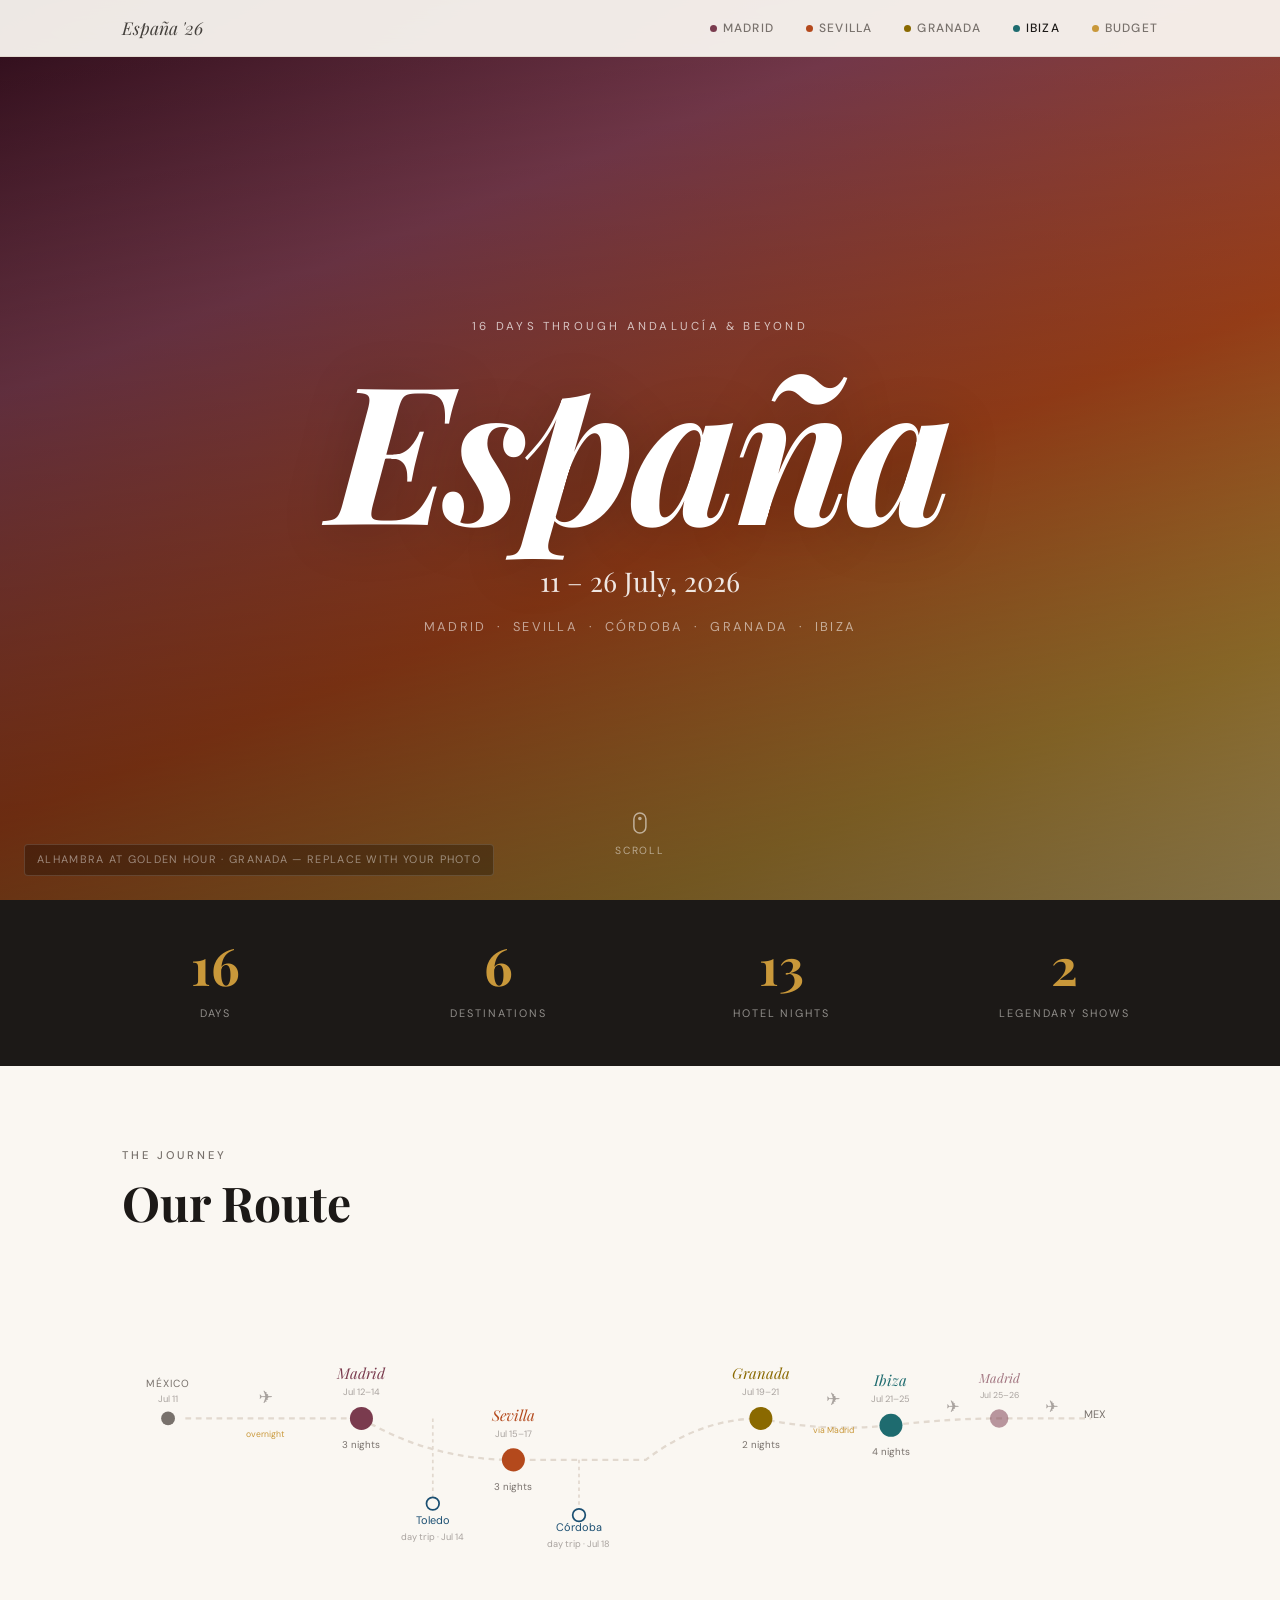
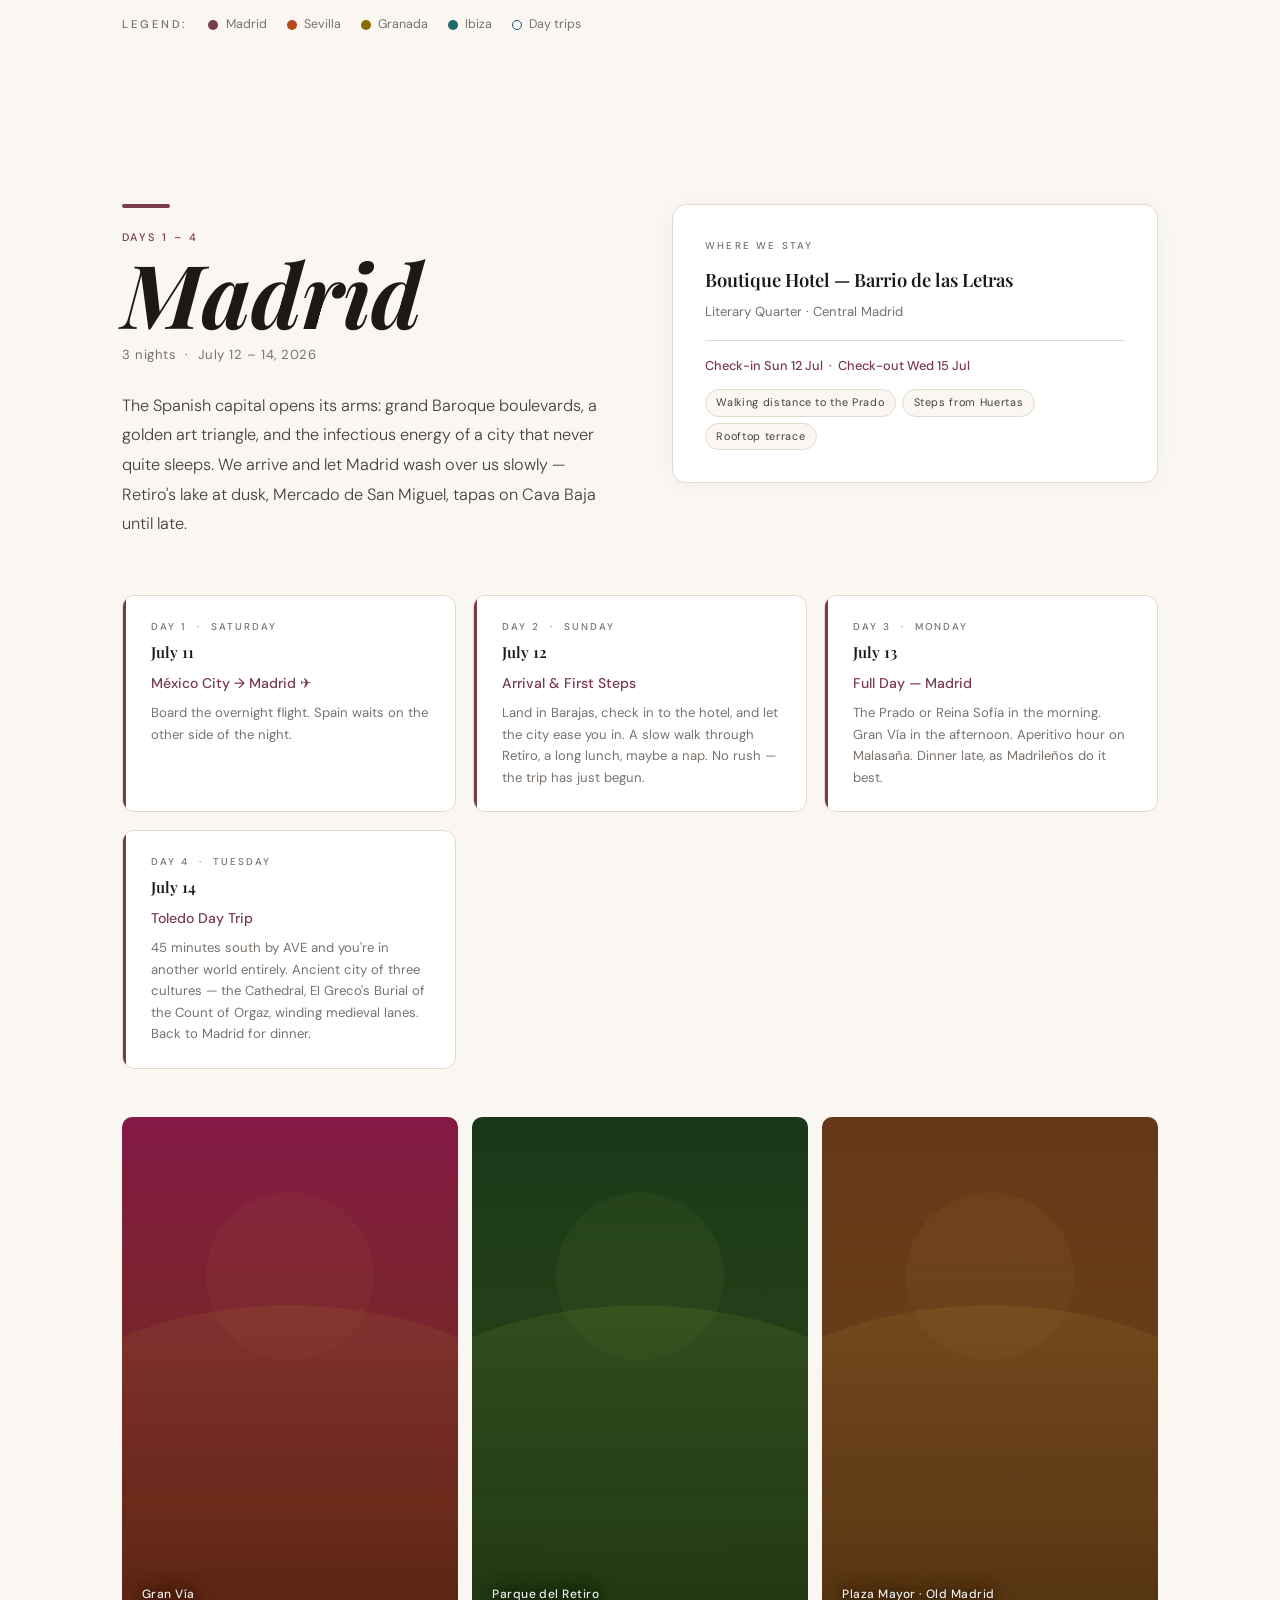
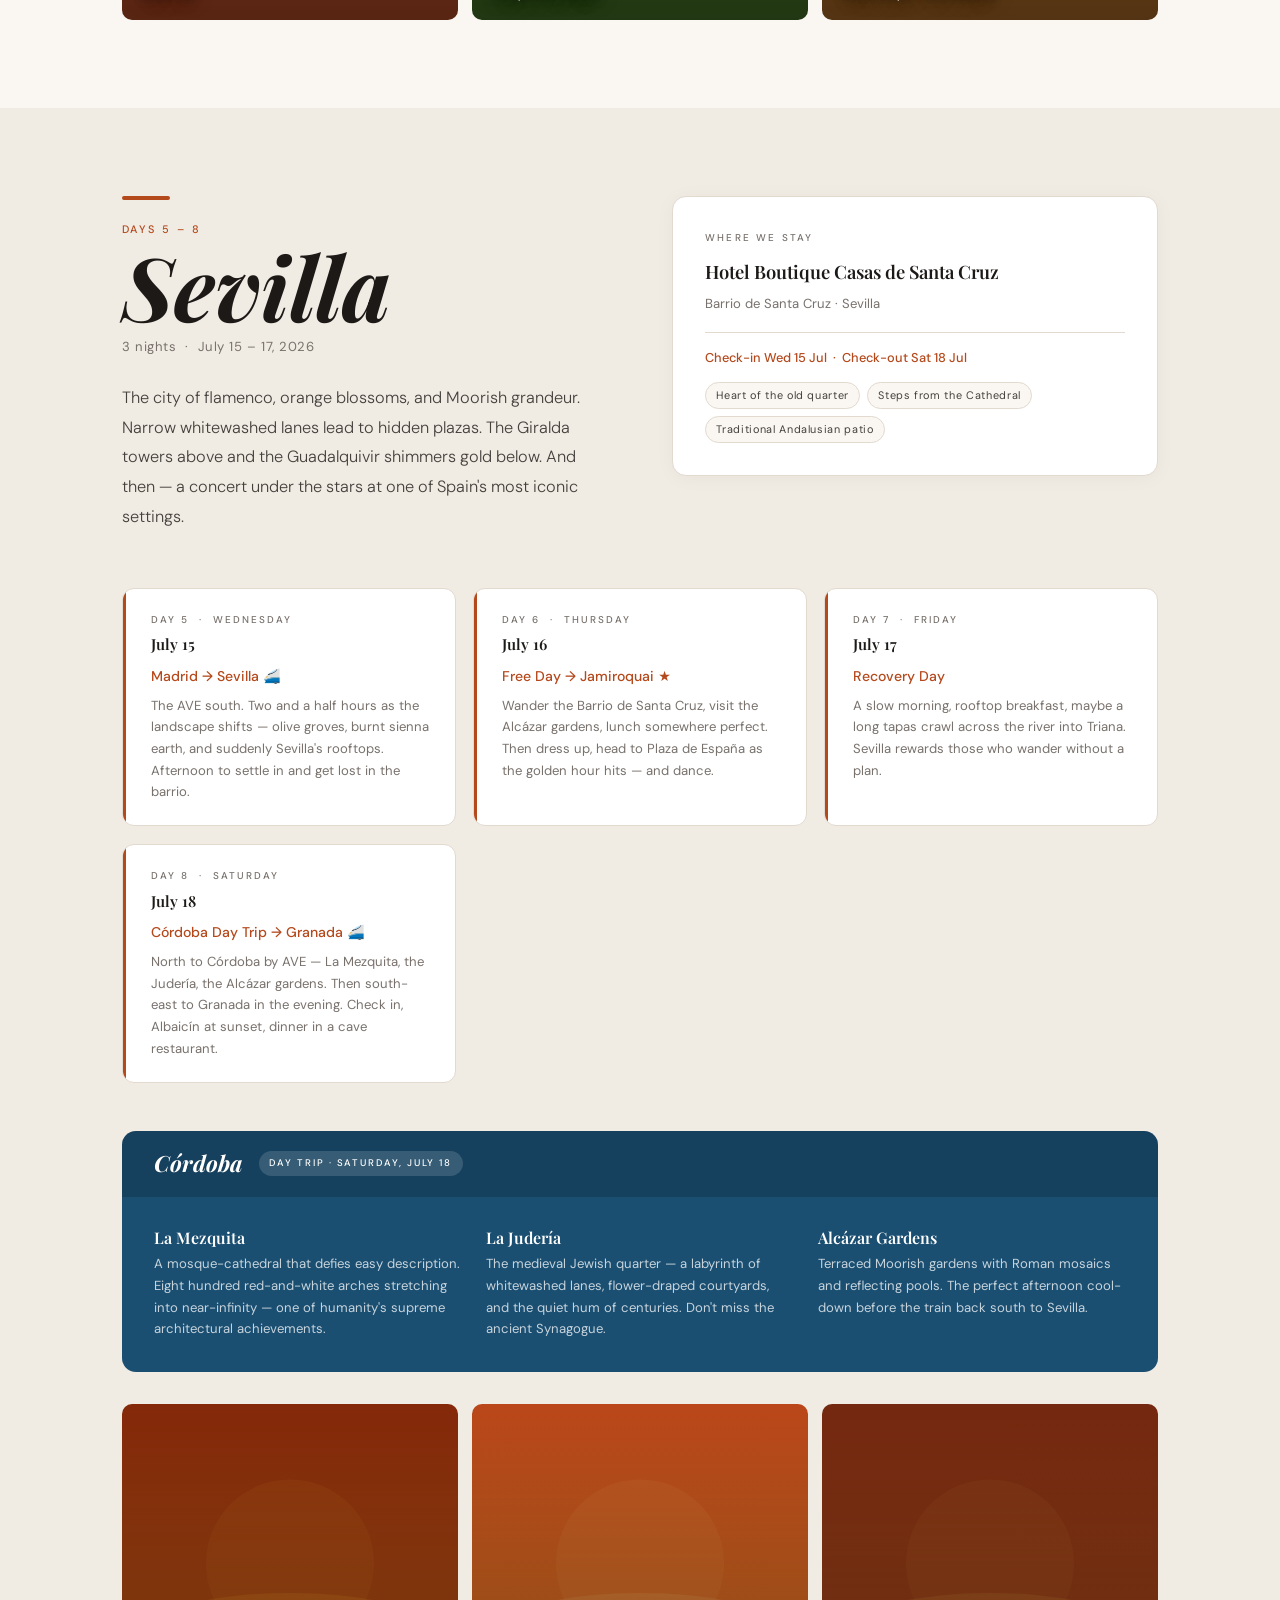
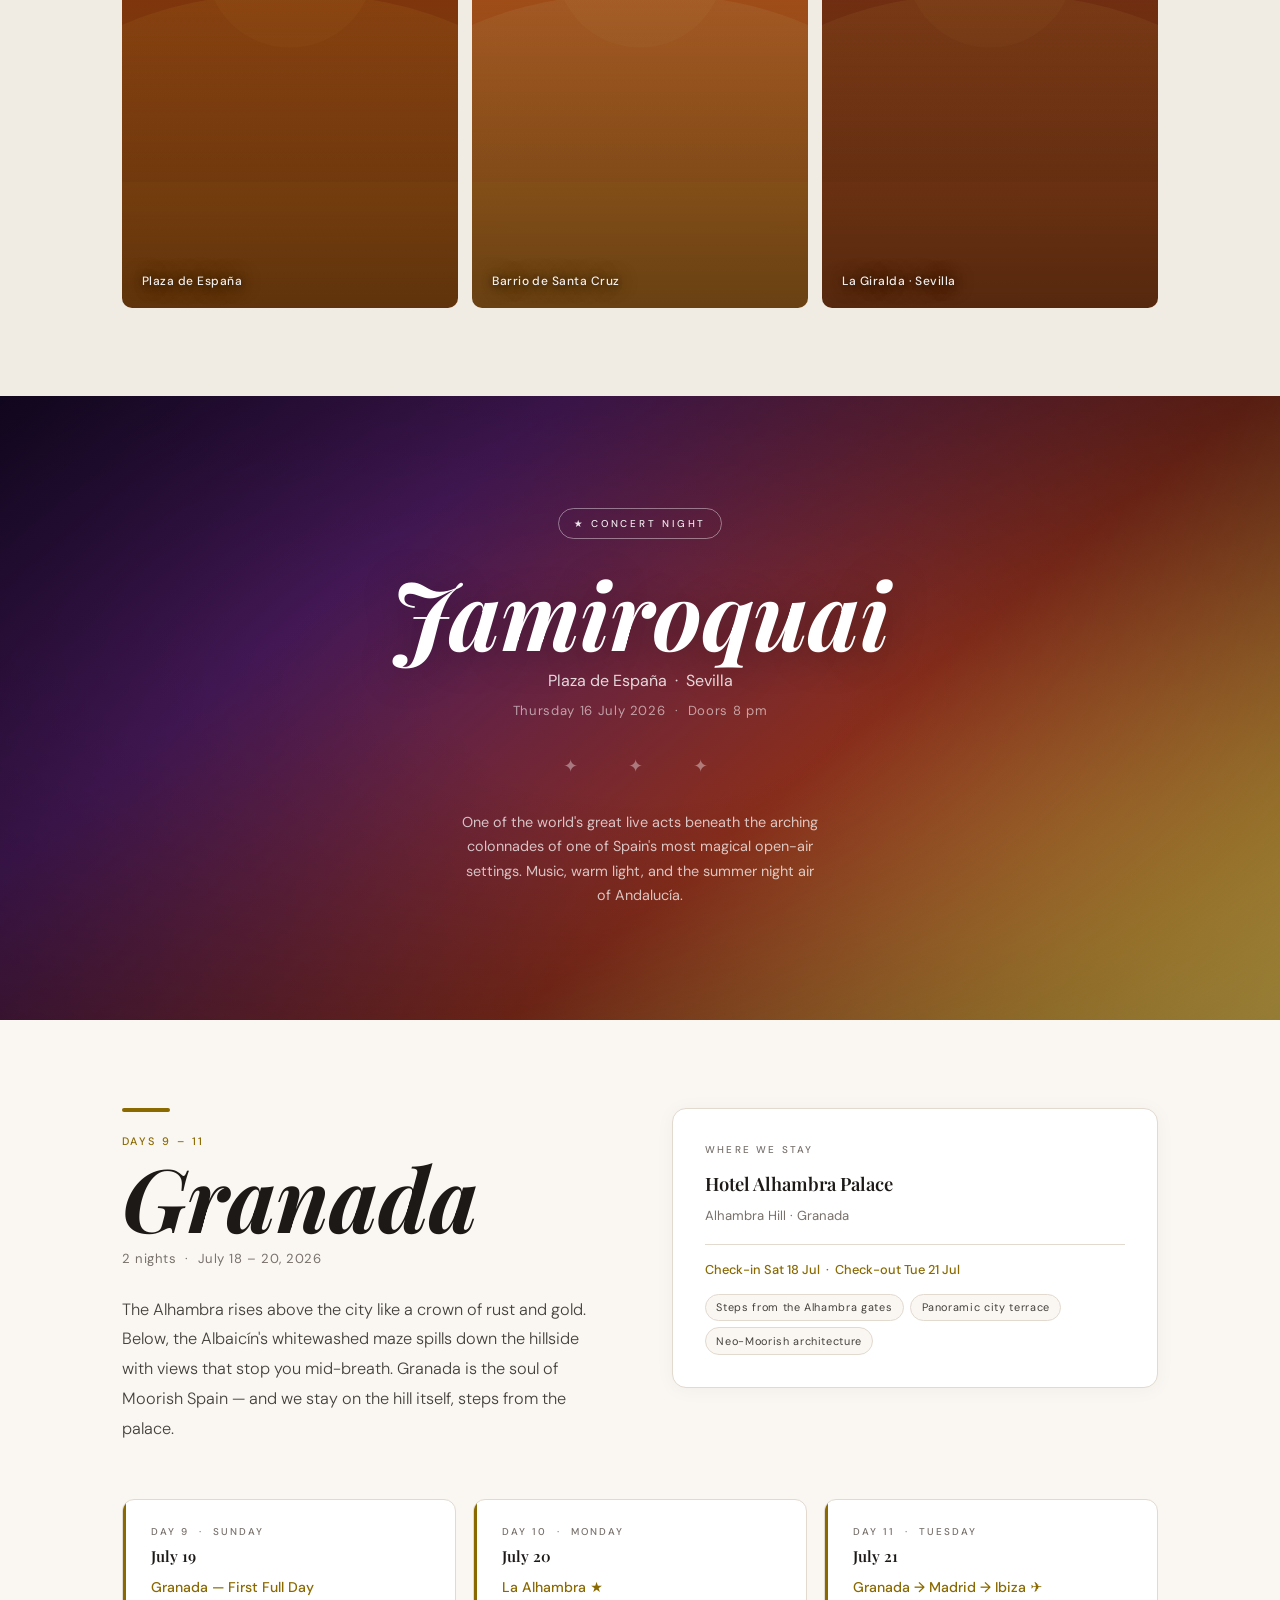
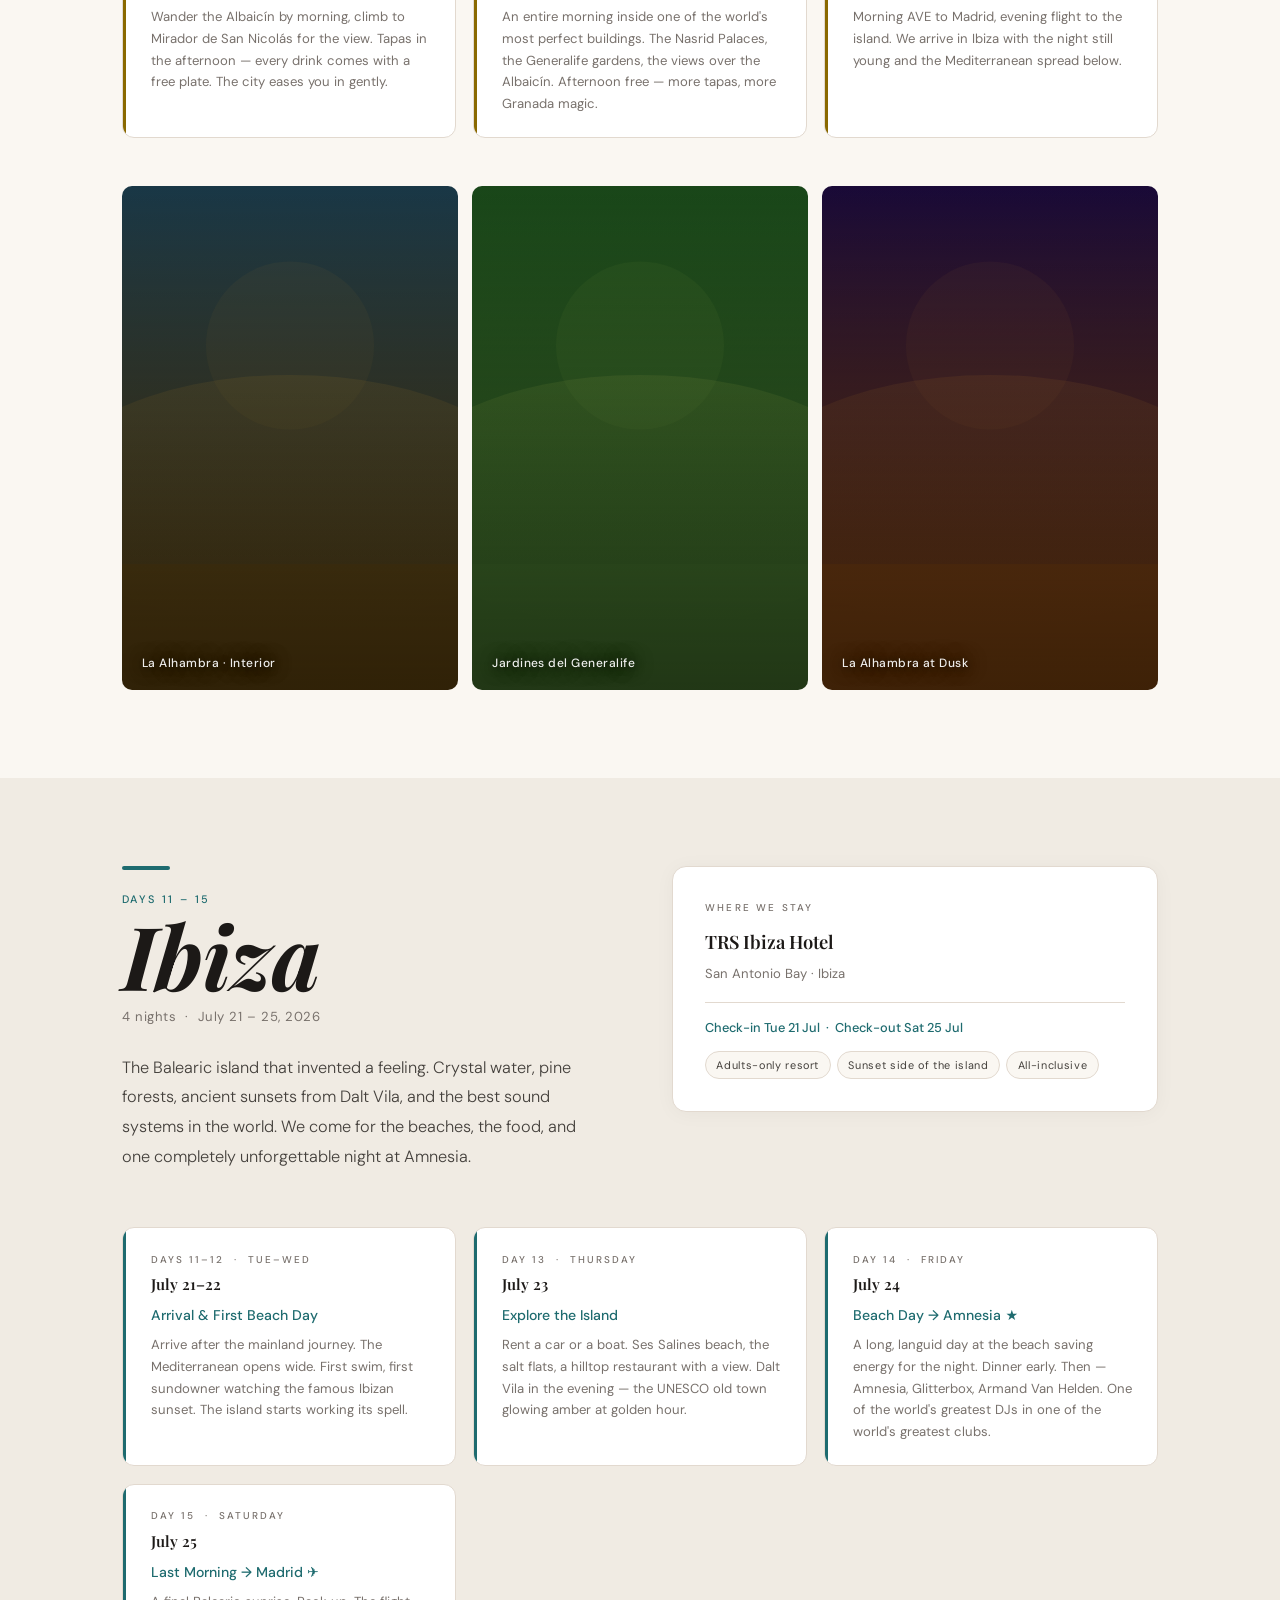
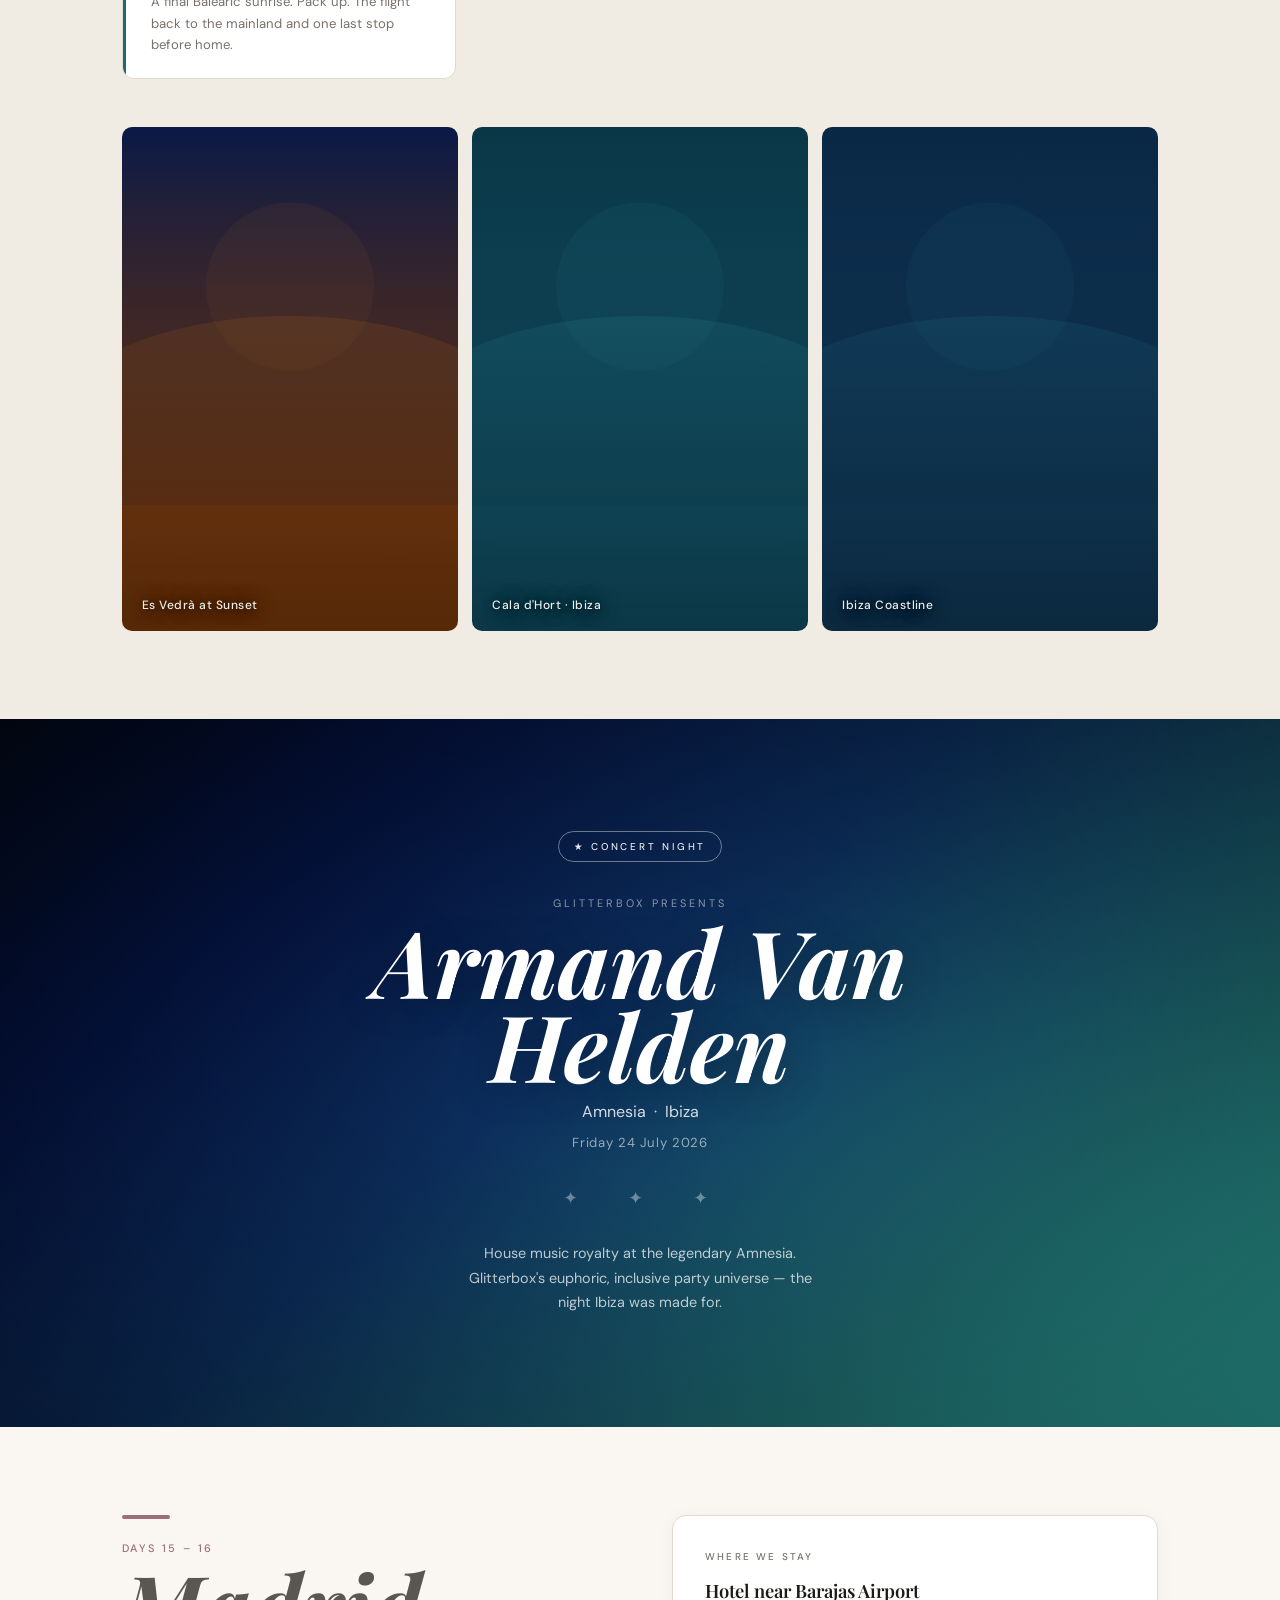
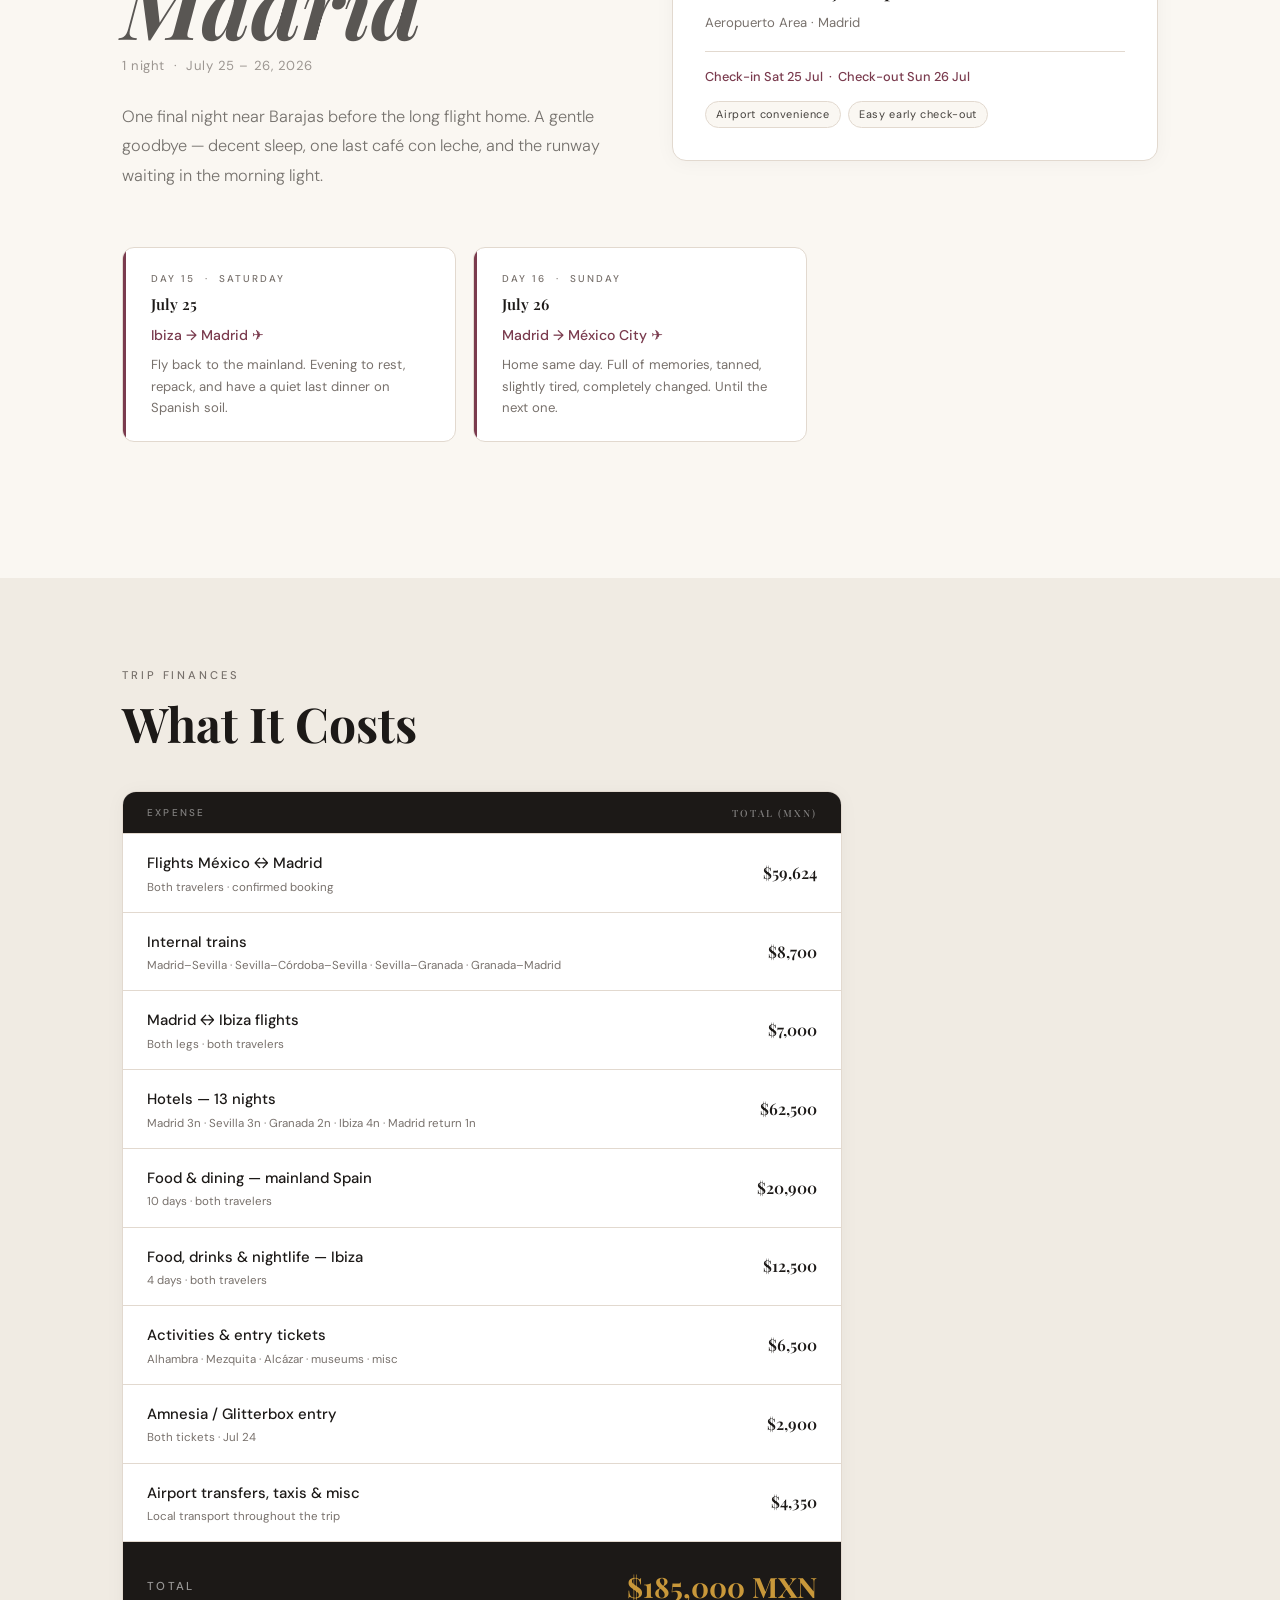
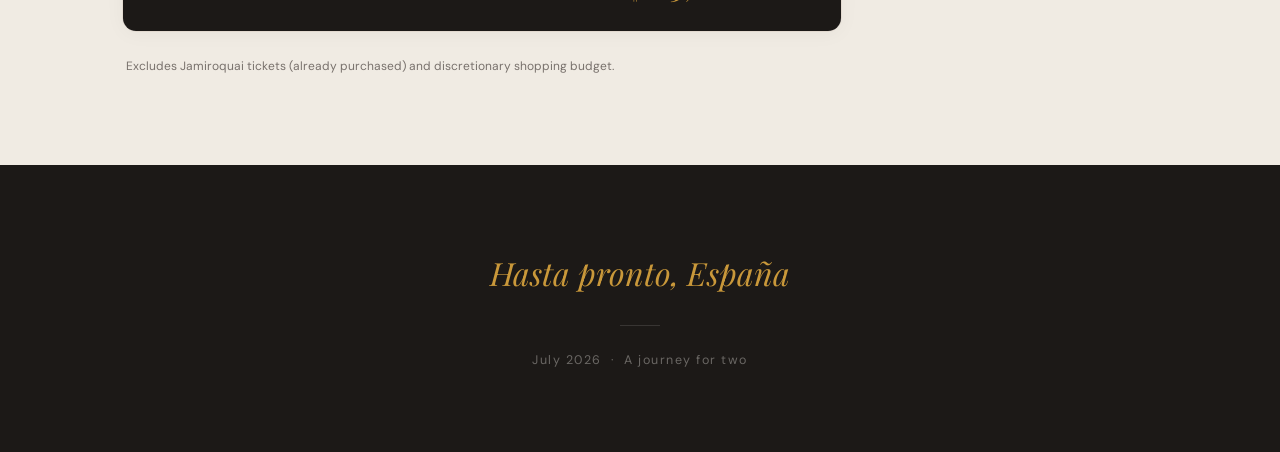
<file: spain_trip/index.html>
<!DOCTYPE html>
<html lang="en">
<head>
  <meta charset="UTF-8">
  <meta name="viewport" content="width=device-width, initial-scale=1.0">
  <title>España · July 2026</title>
  <link rel="preconnect" href="https://fonts.googleapis.com">
  <link rel="preconnect" href="https://fonts.gstatic.com" crossorigin>
  <link href="https://fonts.googleapis.com/css2?family=Playfair+Display:ital,wght@0,400;0,600;0,700;1,400;1,600&family=DM+Sans:opsz,wght@9..40,300;9..40,400;9..40,500&display=swap" rel="stylesheet">
  <style>
    /* ─── RESET ─── */
    *, *::before, *::after { box-sizing: border-box; margin: 0; padding: 0; }

    /* ─── TOKENS ─── */
    :root {
      --cream:       #FAF7F2;
      --cream-mid:   #F0EBE3;
      --cream-dark:  #E2D9CF;
      --ink:         #1C1917;
      --ink-mid:     #44403C;
      --ink-light:   #78716C;
      --white:       #FFFFFF;

      --c-madrid:    #7A3B4E;
      --c-sevilla:   #B4491C;
      --c-cordoba:   #1B4F72;
      --c-granada:   #8A6900;
      --c-ibiza:     #1E6B6F;
      --gold:        #C9983A;
      --gold-light:  #E8C87A;

      --serif:  'Playfair Display', Georgia, serif;
      --sans:   'DM Sans', system-ui, -apple-system, sans-serif;
      --max:    1100px;
    }

    /* ─── BASE ─── */
    html { scroll-behavior: smooth; }
    body {
      font-family: var(--sans);
      background: var(--cream);
      color: var(--ink);
      line-height: 1.75;
      font-size: 16px;
      -webkit-font-smoothing: antialiased;
    }
    h1, h2, h3, h4 { font-family: var(--serif); line-height: 1.15; }

    /* ─── NAV ─── */
    nav {
      position: fixed; top: 0; left: 0; right: 0; z-index: 100;
      background: rgba(250, 247, 242, 0.94);
      backdrop-filter: blur(16px);
      border-bottom: 1px solid var(--cream-dark);
    }
    .nav-inner {
      max-width: var(--max); margin: 0 auto;
      display: flex; align-items: center; justify-content: space-between;
      height: 56px; padding: 0 2rem;
    }
    .nav-brand {
      font-family: var(--serif); font-style: italic; font-size: 1.1rem;
      color: var(--ink-mid); text-decoration: none;
    }
    .nav-links { display: flex; gap: 2rem; list-style: none; }
    .nav-links a {
      text-decoration: none; font-size: 0.75rem; font-weight: 500;
      letter-spacing: 0.1em; text-transform: uppercase; color: var(--ink-light);
      transition: color 0.2s; display: flex; align-items: center; gap: 6px;
    }
    .nav-links a:hover { color: var(--ink); }
    .nav-dot {
      width: 7px; height: 7px; border-radius: 50%;
      display: inline-block; flex-shrink: 0;
    }
    @media (max-width: 700px) { .nav-links { display: none; } }

    /* ─── HERO ─── */
    .hero {
      min-height: 100vh;
      display: flex; flex-direction: column;
      align-items: center; justify-content: center;
      position: relative; overflow: hidden;
      padding-top: 56px;
    }
    .hero-bg {
      position: absolute; inset: 0;
      background: linear-gradient(
        158deg,
        #2C0A18  0%,
        #7A3B4E  28%,
        #B4491C  58%,
        #C9983A  82%,
        #E8C87A  100%
      );
    }
    .hero-photo-hint {
      position: absolute; inset: 0;
      display: flex; align-items: flex-end; justify-content: flex-start;
      padding: 1.5rem; z-index: 2; pointer-events: none;
    }
    .hero-photo-hint span {
      font-size: 0.68rem; letter-spacing: 0.12em; text-transform: uppercase;
      color: rgba(255,255,255,0.45);
      background: rgba(0,0,0,0.28);
      padding: 0.35rem 0.75rem; border-radius: 4px;
      border: 1px solid rgba(255,255,255,0.14);
    }
    .hero-overlay {
      position: absolute; inset: 0;
      background: linear-gradient(to bottom, rgba(0,0,0,0.04) 0%, rgba(0,0,0,0.44) 100%);
    }
    .hero-content {
      position: relative; z-index: 3;
      text-align: center; color: white;
      padding: 2rem; max-width: 740px;
    }
    .hero-eyebrow {
      font-size: 0.72rem; letter-spacing: 0.28em; text-transform: uppercase;
      opacity: 0.7; margin-bottom: 1.5rem; font-weight: 400;
    }
    .hero-title {
      font-family: var(--serif);
      font-size: clamp(5.5rem, 22vw, 12rem);
      font-weight: 700; font-style: italic;
      line-height: 0.88; letter-spacing: -0.02em;
      margin-bottom: 1.75rem;
      text-shadow: 0 4px 56px rgba(0,0,0,0.22);
    }
    .hero-dates {
      font-family: var(--serif);
      font-size: clamp(1.1rem, 3.5vw, 1.7rem);
      font-weight: 400; opacity: 0.88; margin-bottom: 0.65rem;
    }
    .hero-sub {
      font-size: 0.8rem; letter-spacing: 0.18em;
      text-transform: uppercase; opacity: 0.55; font-weight: 400;
    }
    .hero-scroll {
      position: absolute; bottom: 2.5rem; left: 50%;
      transform: translateX(-50%);
      display: flex; flex-direction: column; align-items: center; gap: 0.5rem;
      color: rgba(255,255,255,0.5); font-size: 0.65rem;
      letter-spacing: 0.18em; text-transform: uppercase; z-index: 3;
      animation: bobble 2.2s ease-in-out infinite;
    }
    @keyframes bobble {
      0%, 100% { transform: translateX(-50%) translateY(0); }
      50%       { transform: translateX(-50%) translateY(7px); }
    }

    /* ─── STATS BAR ─── */
    .stats { background: var(--ink); color: var(--cream); padding: 2.5rem 2rem; }
    .stats-grid {
      max-width: var(--max); margin: 0 auto;
      display: grid; grid-template-columns: repeat(4, 1fr);
      gap: 2rem; text-align: center;
    }
    .stat-n {
      font-family: var(--serif); font-size: 3.2rem; font-weight: 700;
      color: var(--gold); display: block; line-height: 1; margin-bottom: 0.4rem;
    }
    .stat-l {
      font-size: 0.68rem; letter-spacing: 0.18em; text-transform: uppercase;
      opacity: 0.52; font-weight: 400;
    }
    @media (max-width: 540px) { .stats-grid { grid-template-columns: repeat(2, 1fr); } }

    /* ─── SHARED LAYOUT ─── */
    .wrap { max-width: var(--max); margin: 0 auto; padding: 0 2rem; }
    .eyebrow {
      font-size: 0.7rem; letter-spacing: 0.26em; text-transform: uppercase;
      color: var(--ink-light); font-weight: 500; margin-bottom: 0.6rem;
    }

    /* ─── ROUTE MAP ─── */
    .route-sec { padding: 5rem 2rem; }
    .route-title {
      font-family: var(--serif);
      font-size: clamp(1.8rem, 5vw, 3rem);
      margin-bottom: 3rem; color: var(--ink);
    }
    .route-scroll { overflow-x: auto; padding-bottom: 1rem; }
    .route-legend {
      display: flex; flex-wrap: wrap; gap: 1.25rem;
      margin-top: 2rem; align-items: center;
    }
    .legend-item { display: flex; align-items: center; gap: 0.45rem; }
    .legend-dot {
      width: 10px; height: 10px; border-radius: 50%; display: inline-block; flex-shrink: 0;
    }
    .legend-dot.outline {
      background: none; border: 1.5px solid var(--c-cordoba);
    }
    .legend-label { font-size: 0.78rem; color: var(--ink-light); }

    /* ─── CITY SECTIONS ─── */
    .city-sec { padding: 5.5rem 0; position: relative; }
    .city-sec.alt { background: var(--cream-mid); }

    .city-top {
      display: grid; grid-template-columns: 1fr 1fr;
      gap: 4rem; margin-bottom: 3.5rem; align-items: start;
    }
    @media (max-width: 768px) {
      .city-top { grid-template-columns: 1fr; gap: 2rem; }
    }

    .city-bar {
      height: 4px; width: 48px; border-radius: 2px;
      background: var(--cc, var(--c-madrid));
      margin-bottom: 1.25rem;
    }
    .city-tag {
      font-size: 0.68rem; letter-spacing: 0.22em; text-transform: uppercase;
      color: var(--cc, var(--c-madrid)); font-weight: 500; margin-bottom: 0.4rem;
    }
    .city-name {
      font-family: var(--serif);
      font-size: clamp(2.8rem, 9vw, 5.5rem);
      font-weight: 700; font-style: italic;
      line-height: 0.92; color: var(--ink); margin-bottom: 0.6rem;
    }
    .city-nights {
      font-size: 0.82rem; color: var(--ink-light);
      margin-bottom: 1.5rem; letter-spacing: 0.04em;
    }
    .city-desc {
      font-size: 1.02rem; color: var(--ink-mid);
      max-width: 44ch; font-weight: 300; line-height: 1.82;
    }

    /* Hotel card */
    .hotel {
      background: var(--white); border-radius: 14px;
      padding: 2rem; border: 1px solid var(--cream-dark);
      box-shadow: 0 2px 20px rgba(0,0,0,0.04);
    }
    .hotel-label {
      font-size: 0.62rem; letter-spacing: 0.22em; text-transform: uppercase;
      color: var(--ink-light); font-weight: 500; margin-bottom: 0.6rem;
    }
    .hotel-name {
      font-family: var(--serif); font-size: 1.15rem;
      font-weight: 600; color: var(--ink); margin-bottom: 0.3rem;
    }
    .hotel-loc { font-size: 0.82rem; color: var(--ink-light); margin-bottom: 1rem; }
    hr.thin { border: none; border-top: 1px solid var(--cream-dark); margin: 0.9rem 0; }
    .hotel-dates { font-size: 0.8rem; color: var(--cc, var(--c-madrid)); font-weight: 500; }
    .hotel-tags { margin-top: 0.75rem; display: flex; flex-wrap: wrap; gap: 0.4rem; }
    .htag {
      font-size: 0.68rem; letter-spacing: 0.06em;
      background: var(--cream); border: 1px solid var(--cream-dark);
      border-radius: 100px; padding: 0.2rem 0.65rem; color: var(--ink-mid);
    }

    /* Days grid */
    .days {
      display: grid;
      grid-template-columns: repeat(auto-fill, minmax(248px, 1fr));
      gap: 1.1rem; margin-bottom: 3rem;
    }
    .day {
      background: var(--white); border-radius: 12px;
      padding: 1.4rem 1.5rem 1.4rem 1.75rem;
      border: 1px solid var(--cream-dark);
      position: relative; overflow: hidden;
      transition: transform 0.2s, box-shadow 0.2s;
    }
    .day:hover {
      transform: translateY(-2px);
      box-shadow: 0 8px 28px rgba(0,0,0,0.07);
    }
    .day::before {
      content: ''; position: absolute; left: 0; top: 0; bottom: 0;
      width: 3px; background: var(--cc, var(--c-madrid));
    }
    .day-n {
      font-size: 0.62rem; letter-spacing: 0.2em; text-transform: uppercase;
      color: var(--ink-light); font-weight: 500; margin-bottom: 0.2rem;
    }
    .day-d {
      font-family: var(--serif); font-size: 0.95rem;
      font-weight: 600; color: var(--ink); margin-bottom: 0.35rem;
    }
    .day-ttl {
      font-size: 0.88rem; font-weight: 500;
      color: var(--cc, var(--c-madrid)); margin-bottom: 0.4rem;
    }
    .day-txt { font-size: 0.82rem; color: var(--ink-light); line-height: 1.65; }

    /* Photo placeholders */
    .photos {
      display: grid; grid-template-columns: repeat(3, 1fr);
      gap: 0.9rem;
    }
    @media (max-width: 600px) {
      .photos { grid-template-columns: 1fr 1fr; }
      .photos .photo:last-child { display: none; }
    }
    .photo {
      border-radius: 10px; overflow: hidden;
      position: relative; aspect-ratio: 2 / 3;
      display: flex; flex-direction: column;
      align-items: flex-start; justify-content: flex-end;
      padding: 1.1rem 1.25rem;
    }
    .photo-lbl {
      font-size: 0.75rem; font-weight: 500;
      color: rgba(255,255,255,0.92);
      text-shadow: 0 1px 8px rgba(0,0,0,0.8), 0 0 20px rgba(0,0,0,0.5);
      letter-spacing: 0.04em; line-height: 1.3;
      position: relative; z-index: 1;
    }

    /* ─── HIGHLIGHT CARDS (concerts) ─── */
    .highlight {
      padding: 7rem 2rem; position: relative; overflow: hidden;
      text-align: center;
    }
    .h-bg { position: absolute; inset: 0; }
    .h-overlay {
      position: absolute; inset: 0;
      background: radial-gradient(ellipse at center, transparent 20%, rgba(0,0,0,0.38) 100%);
    }
    .h-content {
      position: relative; z-index: 1;
      max-width: 580px; margin: 0 auto; color: white;
    }
    .h-badge {
      display: inline-block; font-size: 0.62rem; letter-spacing: 0.28em;
      text-transform: uppercase; font-weight: 500;
      padding: 0.38rem 0.9rem;
      border: 1px solid rgba(255,255,255,0.45); border-radius: 100px;
      margin-bottom: 2rem; opacity: 0.9;
    }
    .h-presenter {
      font-size: 0.68rem; letter-spacing: 0.28em; text-transform: uppercase;
      opacity: 0.52; margin-bottom: 0.35rem;
    }
    .h-artist {
      font-family: var(--serif);
      font-size: clamp(2.8rem, 10vw, 5.8rem);
      font-weight: 700; font-style: italic; line-height: 0.9;
      text-shadow: 0 4px 40px rgba(0,0,0,0.3);
      margin-bottom: 0.75rem;
    }
    .h-venue { font-size: 1rem; opacity: 0.82; margin-bottom: 0.35rem; }
    .h-details { font-size: 0.82rem; opacity: 0.56; letter-spacing: 0.05em; }
    .h-ornament { margin: 1.75rem 0; font-size: 1.1rem; opacity: 0.38; letter-spacing: 0.5em; }
    .h-blurb {
      font-size: 0.9rem; opacity: 0.72;
      max-width: 36ch; margin: 0 auto; line-height: 1.7;
    }

    /* ─── CÓRDOBA INSET CARD ─── */
    .cordoba-card {
      background: var(--c-cordoba); color: white;
      border-radius: 14px; overflow: hidden; margin: 2rem 0;
    }
    .cordoba-head {
      background: rgba(0,0,0,0.18); padding: 1.25rem 2rem;
      display: flex; align-items: center; gap: 1rem; flex-wrap: wrap;
    }
    .cordoba-head h3 {
      font-family: var(--serif); font-size: 1.4rem; font-style: italic;
    }
    .cordoba-badge {
      font-size: 0.6rem; letter-spacing: 0.2em; text-transform: uppercase;
      background: rgba(255,255,255,0.14);
      padding: 0.25rem 0.65rem; border-radius: 100px; font-weight: 500;
    }
    .cordoba-body {
      display: grid; grid-template-columns: repeat(3, 1fr);
      gap: 1.5rem; padding: 2rem;
    }
    @media (max-width: 600px) {
      .cordoba-body { grid-template-columns: 1fr; gap: 1.25rem; }
    }
    .cordoba-stop h4 {
      font-family: var(--serif); font-size: 1rem;
      font-weight: 600; margin-bottom: 0.4rem;
    }
    .cordoba-stop p { font-size: 0.82rem; opacity: 0.75; line-height: 1.65; }

    /* ─── FOOTER ─── */
    footer {
      background: var(--ink); color: var(--cream);
      text-align: center; padding: 5rem 2rem;
    }
    .foot-title {
      font-family: var(--serif); font-size: 2rem;
      font-style: italic; color: var(--gold); margin-bottom: 0.75rem;
    }
    .foot-divider {
      width: 40px; height: 1px; background: rgba(255,255,255,0.12);
      margin: 1.5rem auto;
    }
    .foot-sub { font-size: 0.78rem; opacity: 0.35; letter-spacing: 0.12em; }

    /* ─── FADE-IN ANIMATION ─── */
    .fade {
      opacity: 0; transform: translateY(20px);
      transition: opacity 0.65s ease, transform 0.65s ease;
    }
    .fade.in { opacity: 1; transform: translateY(0); }

    /* ─── ORNAMENTAL RULE ─── */
    .orn-rule {
      display: flex; align-items: center; gap: 1.5rem;
      padding: 3rem 0;
    }
    .orn-rule::before, .orn-rule::after {
      content: ''; flex: 1; height: 1px; background: var(--cream-dark);
    }
    .orn-rule span { color: var(--gold); font-size: 0.9rem; }

    /* ─── BUDGET ─── */
    .budget-grid {
      max-width: 720px;
      border: 1px solid var(--cream-dark);
      border-radius: 14px;
      overflow: hidden;
      background: var(--white);
      box-shadow: 0 2px 20px rgba(0,0,0,0.04);
      margin-bottom: 1.5rem;
    }
    .budget-row {
      display: flex; justify-content: space-between; align-items: center;
      padding: 1rem 1.5rem;
      border-bottom: 1px solid var(--cream-dark);
      gap: 1rem;
    }
    .budget-row:last-child { border-bottom: none; }
    .budget-row--header {
      background: var(--ink); padding: 0.75rem 1.5rem;
    }
    .budget-row--header .budget-cat {
      font-size: 0.62rem; letter-spacing: 0.22em; text-transform: uppercase;
      color: rgba(255,255,255,0.45); font-weight: 500;
    }
    .budget-row--header .budget-amt {
      font-size: 0.62rem; letter-spacing: 0.22em; text-transform: uppercase;
      color: rgba(255,255,255,0.45); font-weight: 500;
    }
    .budget-item {
      font-weight: 500; font-size: 0.93rem; color: var(--ink); margin-bottom: 0.15rem;
    }
    .budget-note {
      font-size: 0.72rem; color: var(--ink-light); line-height: 1.5;
    }
    .budget-amt {
      font-family: var(--serif); font-size: 1rem; font-weight: 600;
      color: var(--ink); white-space: nowrap; flex-shrink: 0;
    }
    .budget-row--total {
      background: var(--ink); padding: 1.25rem 1.5rem;
    }
    .budget-total-lbl {
      font-size: 0.72rem; letter-spacing: 0.2em; text-transform: uppercase;
      color: rgba(255,255,255,0.55); font-weight: 500;
    }
    .budget-total-amt {
      font-family: var(--serif); font-size: 1.75rem; font-weight: 700;
      color: var(--gold); white-space: nowrap;
    }
    .budget-disclaimer {
      font-size: 0.75rem; color: var(--ink-light);
      max-width: 720px; padding: 0 0.25rem;
    }

    /* ─── MISC ─── */
    .mt-2 { margin-top: 2rem; }
    .section-gap { padding-top: 3.5rem; }
  </style>
</head>
<body>

<!-- ══════════════════════════════════════
     NAV
══════════════════════════════════════ -->
<nav>
  <div class="nav-inner">
    <a class="nav-brand" href="#top">España '26</a>
    <ul class="nav-links">
      <li><a href="#madrid"><span class="nav-dot" style="background:var(--c-madrid)"></span>Madrid</a></li>
      <li><a href="#sevilla"><span class="nav-dot" style="background:var(--c-sevilla)"></span>Sevilla</a></li>
      <li><a href="#granada"><span class="nav-dot" style="background:var(--c-granada)"></span>Granada</a></li>
      <li><a href="#ibiza"><span class="nav-dot" style="background:var(--c-ibiza)"></span>Ibiza</a></li>
      <li><a href="#budget"><span class="nav-dot" style="background:var(--gold)"></span>Budget</a></li>
    </ul>
  </div>
</nav>

<!-- ══════════════════════════════════════
     HERO
══════════════════════════════════════ -->
<section class="hero" id="top">
  <div class="hero-bg"></div>
  <div class="hero-photo-hint">
    <span>Alhambra at golden hour · Granada — replace with your photo</span>
  </div>
  <div class="hero-overlay"></div>

  <div class="hero-content">
    <p class="hero-eyebrow">16 days through Andalucía &amp; beyond</p>
    <h1 class="hero-title">España</h1>
    <p class="hero-dates">11 – 26 July, 2026</p>
    <p class="hero-sub">Madrid &nbsp;·&nbsp; Sevilla &nbsp;·&nbsp; Córdoba &nbsp;·&nbsp; Granada &nbsp;·&nbsp; Ibiza</p>
  </div>

  <div class="hero-scroll">
    <svg width="14" height="22" viewBox="0 0 14 22" fill="none" aria-hidden="true">
      <rect x="1" y="1" width="12" height="20" rx="6" stroke="white" stroke-width="1.5" opacity=".55"/>
      <circle cx="7" cy="6.5" r="1.8" fill="white" opacity=".55"/>
    </svg>
    <span>Scroll</span>
  </div>
</section>

<!-- ══════════════════════════════════════
     STATS BAR
══════════════════════════════════════ -->
<div class="stats">
  <div class="stats-grid">
    <div><span class="stat-n">16</span><span class="stat-l">Days</span></div>
    <div><span class="stat-n">6</span><span class="stat-l">Destinations</span></div>
    <div><span class="stat-n">13</span><span class="stat-l">Hotel Nights</span></div>
    <div><span class="stat-n">2</span><span class="stat-l">Legendary Shows</span></div>
  </div>
</div>

<!-- ══════════════════════════════════════
     ROUTE MAP
══════════════════════════════════════ -->
<section class="route-sec" id="route">
  <div class="wrap">
    <p class="eyebrow">The Journey</p>
    <h2 class="route-title">Our Route</h2>

    <div class="route-scroll">
      <svg viewBox="0 0 900 250" fill="none" xmlns="http://www.w3.org/2000/svg"
           style="min-width:640px; width:100%; display:block;"
           aria-label="Trip route map from Mexico to Madrid, Sevilla, Granada, Ibiza and back">

        <!-- Main dashed path -->
        <path d="M55 122 Q135 122 208 122 Q268 158 340 158 Q388 158 455 158 Q502 122 555 122 Q608 134 668 128 Q720 122 762 122 Q810 122 842 122"
              stroke="#E2D9CF" stroke-width="2" stroke-dasharray="5 4"/>

        <!-- Toledo branch -->
        <line x1="270" y1="122" x2="270" y2="190" stroke="#E2D9CF" stroke-width="1.5" stroke-dasharray="3 3"/>
        <circle cx="270" cy="196" r="5.5" fill="none" stroke="#1B4F72" stroke-width="1.5"/>
        <text x="270" y="214" text-anchor="middle"
              font-family="DM Sans, sans-serif" font-size="9.5" fill="#1B4F72">Toledo</text>
        <text x="270" y="228" text-anchor="middle"
              font-family="DM Sans, sans-serif" font-size="8" fill="#A8A29E">day trip · Jul 14</text>

        <!-- Córdoba branch -->
        <line x1="397" y1="158" x2="397" y2="200" stroke="#E2D9CF" stroke-width="1.5" stroke-dasharray="3 3"/>
        <circle cx="397" cy="206" r="5.5" fill="none" stroke="#1B4F72" stroke-width="1.5"/>
        <text x="397" y="220" text-anchor="middle"
              font-family="DM Sans, sans-serif" font-size="9.5" fill="#1B4F72">Córdoba</text>
        <text x="397" y="234" text-anchor="middle"
              font-family="DM Sans, sans-serif" font-size="8" fill="#A8A29E">day trip · Jul 18</text>

        <!-- MÉXICO -->
        <circle cx="40" cy="122" r="6" fill="#78716C"/>
        <text x="40" y="95" text-anchor="middle"
              font-family="DM Sans, sans-serif" font-size="9" fill="#78716C" letter-spacing="0.8">MÉXICO</text>
        <text x="40" y="108" text-anchor="middle"
              font-family="DM Sans, sans-serif" font-size="8" fill="#A8A29E">Jul 11</text>

        <!-- Plane MEX → MAD -->
        <text x="125" y="109" text-anchor="middle" font-size="15" fill="#A8A29E">✈</text>
        <text x="125" y="138" text-anchor="middle"
              font-family="DM Sans, sans-serif" font-size="7.5" fill="#C9983A">overnight</text>

        <!-- MADRID -->
        <circle cx="208" cy="122" r="10" fill="#7A3B4E"/>
        <text x="208" y="88" text-anchor="middle"
              font-family="Playfair Display, serif" font-size="13" fill="#7A3B4E" font-style="italic">Madrid</text>
        <text x="208" y="102" text-anchor="middle"
              font-family="DM Sans, sans-serif" font-size="8" fill="#A8A29E">Jul 12–14</text>
        <text x="208" y="148" text-anchor="middle"
              font-family="DM Sans, sans-serif" font-size="8.5" fill="#78716C">3 nights</text>

        <!-- Train MAD → SEV -->
        <text x="274" y="110" text-anchor="middle" font-size="13">🚄</text>

        <!-- SEVILLA -->
        <circle cx="340" cy="158" r="10" fill="#B4491C"/>
        <text x="340" y="124" text-anchor="middle"
              font-family="Playfair Display, serif" font-size="13" fill="#B4491C" font-style="italic">Sevilla</text>
        <text x="340" y="138" text-anchor="middle"
              font-family="DM Sans, sans-serif" font-size="8" fill="#A8A29E">Jul 15–17</text>
        <text x="340" y="184" text-anchor="middle"
              font-family="DM Sans, sans-serif" font-size="8.5" fill="#78716C">3 nights</text>

        <!-- Train SEV → GRA -->
        <text x="462" y="148" text-anchor="middle" font-size="13">🚄</text>

        <!-- GRANADA -->
        <circle cx="555" cy="122" r="10" fill="#8A6900"/>
        <text x="555" y="88" text-anchor="middle"
              font-family="Playfair Display, serif" font-size="13" fill="#8A6900" font-style="italic">Granada</text>
        <text x="555" y="102" text-anchor="middle"
              font-family="DM Sans, sans-serif" font-size="8" fill="#A8A29E">Jul 19–21</text>
        <text x="555" y="148" text-anchor="middle"
              font-family="DM Sans, sans-serif" font-size="8.5" fill="#78716C">2 nights</text>

        <!-- Plane GRA → IBZ via MAD -->
        <text x="618" y="110" text-anchor="middle" font-size="15" fill="#A8A29E">✈</text>
        <text x="618" y="135" text-anchor="middle"
              font-family="DM Sans, sans-serif" font-size="7.5" fill="#C9983A">via Madrid</text>

        <!-- IBIZA -->
        <circle cx="668" cy="128" r="10" fill="#1E6B6F"/>
        <text x="668" y="94" text-anchor="middle"
              font-family="Playfair Display, serif" font-size="13" fill="#1E6B6F" font-style="italic">Ibiza</text>
        <text x="668" y="108" text-anchor="middle"
              font-family="DM Sans, sans-serif" font-size="8" fill="#A8A29E">Jul 21–25</text>
        <text x="668" y="154" text-anchor="middle"
              font-family="DM Sans, sans-serif" font-size="8.5" fill="#78716C">4 nights</text>

        <!-- Plane IBZ → MAD return -->
        <text x="722" y="116" text-anchor="middle" font-size="14" fill="#A8A29E">✈</text>

        <!-- MADRID return -->
        <circle cx="762" cy="122" r="8" fill="#7A3B4E" opacity=".52"/>
        <text x="762" y="91" text-anchor="middle"
              font-family="Playfair Display, serif" font-size="11" fill="#7A3B4E" opacity=".7" font-style="italic">Madrid</text>
        <text x="762" y="104" text-anchor="middle"
              font-family="DM Sans, sans-serif" font-size="7.5" fill="#A8A29E">Jul 25–26</text>

        <!-- Plane home -->
        <text x="808" y="116" text-anchor="middle" font-size="14" fill="#A8A29E">✈</text>
        <text x="845" y="122" text-anchor="middle"
              font-family="DM Sans, sans-serif" font-size="9.5" fill="#78716C">MEX</text>
      </svg>
    </div>

    <!-- Legend -->
    <div class="route-legend">
      <span class="eyebrow" style="margin:0">Legend:</span>
      <div class="legend-item">
        <span class="legend-dot" style="background:#7A3B4E"></span>
        <span class="legend-label">Madrid</span>
      </div>
      <div class="legend-item">
        <span class="legend-dot" style="background:#B4491C"></span>
        <span class="legend-label">Sevilla</span>
      </div>
      <div class="legend-item">
        <span class="legend-dot" style="background:#8A6900"></span>
        <span class="legend-label">Granada</span>
      </div>
      <div class="legend-item">
        <span class="legend-dot" style="background:#1E6B6F"></span>
        <span class="legend-label">Ibiza</span>
      </div>
      <div class="legend-item">
        <span class="legend-dot outline"></span>
        <span class="legend-label">Day trips</span>
      </div>
    </div>
  </div>
</section>


<!-- ══════════════════════════════════════
     MADRID
══════════════════════════════════════ -->
<section class="city-sec" id="madrid" style="--cc: var(--c-madrid)">
  <div class="wrap">

    <div class="city-top">
      <!-- Left: identity + description -->
      <div>
        <div class="city-bar"></div>
        <p class="city-tag">Days 1 – 4</p>
        <h2 class="city-name">Madrid</h2>
        <p class="city-nights">3 nights &nbsp;·&nbsp; July 12 – 14, 2026</p>
        <p class="city-desc">The Spanish capital opens its arms: grand Baroque boulevards, a golden art triangle, and the infectious energy of a city that never quite sleeps. We arrive and let Madrid wash over us slowly — Retiro's lake at dusk, Mercado de San Miguel, tapas on Cava Baja until late.</p>
      </div>
      <!-- Right: hotel -->
      <div class="hotel fade">
        <p class="hotel-label">Where we stay</p>
        <p class="hotel-name">Boutique Hotel — Barrio de las Letras</p>
        <p class="hotel-loc">Literary Quarter · Central Madrid</p>
        <hr class="thin">
        <p class="hotel-dates">Check-in Sun 12 Jul &nbsp;·&nbsp; Check-out Wed 15 Jul</p>
        <div class="hotel-tags">
          <span class="htag">Walking distance to the Prado</span>
          <span class="htag">Steps from Huertas</span>
          <span class="htag">Rooftop terrace</span>
        </div>
      </div>
    </div>

    <!-- Days -->
    <div class="days">
      <div class="day fade">
        <p class="day-n">Day 1 &nbsp;·&nbsp; Saturday</p>
        <p class="day-d">July 11</p>
        <p class="day-ttl">México City → Madrid ✈</p>
        <p class="day-txt">Board the overnight flight. Spain waits on the other side of the night.</p>
      </div>
      <div class="day fade">
        <p class="day-n">Day 2 &nbsp;·&nbsp; Sunday</p>
        <p class="day-d">July 12</p>
        <p class="day-ttl">Arrival &amp; First Steps</p>
        <p class="day-txt">Land in Barajas, check in to the hotel, and let the city ease you in. A slow walk through Retiro, a long lunch, maybe a nap. No rush — the trip has just begun.</p>
      </div>
      <div class="day fade">
        <p class="day-n">Day 3 &nbsp;·&nbsp; Monday</p>
        <p class="day-d">July 13</p>
        <p class="day-ttl">Full Day — Madrid</p>
        <p class="day-txt">The Prado or Reina Sofía in the morning. Gran Vía in the afternoon. Aperitivo hour on Malasaña. Dinner late, as Madrileños do it best.</p>
      </div>
      <div class="day fade">
        <p class="day-n">Day 4 &nbsp;·&nbsp; Tuesday</p>
        <p class="day-d">July 14</p>
        <p class="day-ttl">Toledo Day Trip</p>
        <p class="day-txt">45 minutes south by AVE and you're in another world entirely. Ancient city of three cultures — the Cathedral, El Greco's Burial of the Count of Orgaz, winding medieval lanes. Back to Madrid for dinner.</p>
      </div>
    </div>

    <!-- Photos -->
    <div class="photos">
      <div class="photo fade" style="background: linear-gradient(to bottom, rgba(0,0,0,0.05), rgba(0,0,0,0.55)), url('photos/madrid-1.svg') center/cover no-repeat">
        <p class="photo-lbl">Gran Vía</p>
      </div>
      <div class="photo fade" style="background: linear-gradient(to bottom, rgba(0,0,0,0.05), rgba(0,0,0,0.55)), url('photos/madrid-2.svg') center/cover no-repeat">
        <p class="photo-lbl">Parque del Retiro</p>
      </div>
      <div class="photo fade" style="background: linear-gradient(to bottom, rgba(0,0,0,0.05), rgba(0,0,0,0.55)), url('photos/madrid-3.svg') center/cover no-repeat">
        <p class="photo-lbl">Plaza Mayor · Old Madrid</p>
      </div>
    </div>

  </div>
</section>


<!-- ══════════════════════════════════════
     SEVILLA
══════════════════════════════════════ -->
<section class="city-sec alt" id="sevilla" style="--cc: var(--c-sevilla)">
  <div class="wrap">

    <div class="city-top">
      <div>
        <div class="city-bar"></div>
        <p class="city-tag">Days 5 – 8</p>
        <h2 class="city-name">Sevilla</h2>
        <p class="city-nights">3 nights &nbsp;·&nbsp; July 15 – 17, 2026</p>
        <p class="city-desc">The city of flamenco, orange blossoms, and Moorish grandeur. Narrow whitewashed lanes lead to hidden plazas. The Giralda towers above and the Guadalquivir shimmers gold below. And then — a concert under the stars at one of Spain's most iconic settings.</p>
      </div>
      <div class="hotel fade">
        <p class="hotel-label">Where we stay</p>
        <p class="hotel-name">Hotel Boutique Casas de Santa Cruz</p>
        <p class="hotel-loc">Barrio de Santa Cruz · Sevilla</p>
        <hr class="thin">
        <p class="hotel-dates">Check-in Wed 15 Jul &nbsp;·&nbsp; Check-out Sat 18 Jul</p>
        <div class="hotel-tags">
          <span class="htag">Heart of the old quarter</span>
          <span class="htag">Steps from the Cathedral</span>
          <span class="htag">Traditional Andalusian patio</span>
        </div>
      </div>
    </div>

    <!-- Days -->
    <div class="days">
      <div class="day fade">
        <p class="day-n">Day 5 &nbsp;·&nbsp; Wednesday</p>
        <p class="day-d">July 15</p>
        <p class="day-ttl">Madrid → Sevilla 🚄</p>
        <p class="day-txt">The AVE south. Two and a half hours as the landscape shifts — olive groves, burnt sienna earth, and suddenly Sevilla's rooftops. Afternoon to settle in and get lost in the barrio.</p>
      </div>
      <div class="day fade">
        <p class="day-n">Day 6 &nbsp;·&nbsp; Thursday</p>
        <p class="day-d">July 16</p>
        <p class="day-ttl">Free Day → Jamiroquai ★</p>
        <p class="day-txt">Wander the Barrio de Santa Cruz, visit the Alcázar gardens, lunch somewhere perfect. Then dress up, head to Plaza de España as the golden hour hits — and dance.</p>
      </div>
      <div class="day fade">
        <p class="day-n">Day 7 &nbsp;·&nbsp; Friday</p>
        <p class="day-d">July 17</p>
        <p class="day-ttl">Recovery Day</p>
        <p class="day-txt">A slow morning, rooftop breakfast, maybe a long tapas crawl across the river into Triana. Sevilla rewards those who wander without a plan.</p>
      </div>
      <div class="day fade">
        <p class="day-n">Day 8 &nbsp;·&nbsp; Saturday</p>
        <p class="day-d">July 18</p>
        <p class="day-ttl">Córdoba Day Trip → Granada 🚄</p>
        <p class="day-txt">North to Córdoba by AVE — La Mezquita, the Judería, the Alcázar gardens. Then south-east to Granada in the evening. Check in, Albaicín at sunset, dinner in a cave restaurant.</p>
      </div>
    </div>

    <!-- Córdoba inset card -->
    <div class="cordoba-card fade">
      <div class="cordoba-head">
        <h3>Córdoba</h3>
        <span class="cordoba-badge">Day Trip · Saturday, July 18</span>
      </div>
      <div class="cordoba-body">
        <div class="cordoba-stop">
          <h4>La Mezquita</h4>
          <p>A mosque-cathedral that defies easy description. Eight hundred red-and-white arches stretching into near-infinity — one of humanity's supreme architectural achievements.</p>
        </div>
        <div class="cordoba-stop">
          <h4>La Judería</h4>
          <p>The medieval Jewish quarter — a labyrinth of whitewashed lanes, flower-draped courtyards, and the quiet hum of centuries. Don't miss the ancient Synagogue.</p>
        </div>
        <div class="cordoba-stop">
          <h4>Alcázar Gardens</h4>
          <p>Terraced Moorish gardens with Roman mosaics and reflecting pools. The perfect afternoon cool-down before the train back south to Sevilla.</p>
        </div>
      </div>
    </div>

    <!-- Photos -->
    <div class="photos mt-2">
      <div class="photo fade" style="background: linear-gradient(to bottom, rgba(0,0,0,0.05), rgba(0,0,0,0.55)), url('photos/sevilla-1.svg') center/cover no-repeat">
        <p class="photo-lbl">Plaza de España</p>
      </div>
      <div class="photo fade" style="background: linear-gradient(to bottom, rgba(0,0,0,0.05), rgba(0,0,0,0.55)), url('photos/sevilla-2.svg') center/cover no-repeat">
        <p class="photo-lbl">Barrio de Santa Cruz</p>
      </div>
      <div class="photo fade" style="background: linear-gradient(to bottom, rgba(0,0,0,0.05), rgba(0,0,0,0.55)), url('photos/sevilla-3.svg') center/cover no-repeat">
        <p class="photo-lbl">La Giralda · Sevilla</p>
      </div>
    </div>

  </div>
</section>


<!-- ══════════════════════════════════════
     HIGHLIGHT: JAMIROQUAI
══════════════════════════════════════ -->
<section class="highlight" id="jamiroquai">
  <div class="h-bg"
       style="background: linear-gradient(140deg, #1A0A2E 0%, #4A1A5E 28%, #8A2E1C 62%, #C9983A 88%, #F0C855 100%)">
  </div>
  <div class="h-overlay"></div>
  <div class="h-content">
    <p class="h-badge">★ Concert Night</p>
    <h3 class="h-artist">Jamiroquai</h3>
    <p class="h-venue">Plaza de España &nbsp;·&nbsp; Sevilla</p>
    <p class="h-details">Thursday 16 July 2026 &nbsp;·&nbsp; Doors 8 pm</p>
    <p class="h-ornament">✦ &nbsp; ✦ &nbsp; ✦</p>
    <p class="h-blurb">One of the world's great live acts beneath the arching colonnades of one of Spain's most magical open-air settings. Music, warm light, and the summer night air of Andalucía.</p>
  </div>
</section>


<!-- ══════════════════════════════════════
     GRANADA
══════════════════════════════════════ -->
<section class="city-sec" id="granada" style="--cc: var(--c-granada)">
  <div class="wrap">

    <div class="city-top">
      <div>
        <div class="city-bar"></div>
        <p class="city-tag">Days 9 – 11</p>
        <h2 class="city-name">Granada</h2>
        <p class="city-nights">2 nights &nbsp;·&nbsp; July 18 – 20, 2026</p>
        <p class="city-desc">The Alhambra rises above the city like a crown of rust and gold. Below, the Albaicín's whitewashed maze spills down the hillside with views that stop you mid-breath. Granada is the soul of Moorish Spain — and we stay on the hill itself, steps from the palace.</p>
      </div>
      <div class="hotel fade">
        <p class="hotel-label">Where we stay</p>
        <p class="hotel-name">Hotel Alhambra Palace</p>
        <p class="hotel-loc">Alhambra Hill · Granada</p>
        <hr class="thin">
        <p class="hotel-dates">Check-in Sat 18 Jul &nbsp;·&nbsp; Check-out Tue 21 Jul</p>
        <div class="hotel-tags">
          <span class="htag">Steps from the Alhambra gates</span>
          <span class="htag">Panoramic city terrace</span>
          <span class="htag">Neo-Moorish architecture</span>
        </div>
      </div>
    </div>

    <!-- Days -->
    <div class="days">
      <div class="day fade">
        <p class="day-n">Day 9 &nbsp;·&nbsp; Sunday</p>
        <p class="day-d">July 19</p>
        <p class="day-ttl">Granada — First Full Day</p>
        <p class="day-txt">Wander the Albaicín by morning, climb to Mirador de San Nicolás for the view. Tapas in the afternoon — every drink comes with a free plate. The city eases you in gently.</p>
      </div>
      <div class="day fade">
        <p class="day-n">Day 10 &nbsp;·&nbsp; Monday</p>
        <p class="day-d">July 20</p>
        <p class="day-ttl">La Alhambra ★</p>
        <p class="day-txt">An entire morning inside one of the world's most perfect buildings. The Nasrid Palaces, the Generalife gardens, the views over the Albaicín. Afternoon free — more tapas, more Granada magic.</p>
      </div>
      <div class="day fade">
        <p class="day-n">Day 11 &nbsp;·&nbsp; Tuesday</p>
        <p class="day-d">July 21</p>
        <p class="day-ttl">Granada → Madrid → Ibiza ✈</p>
        <p class="day-txt">Morning AVE to Madrid, evening flight to the island. We arrive in Ibiza with the night still young and the Mediterranean spread below.</p>
      </div>
    </div>

    <!-- Photos -->
    <div class="photos">
      <div class="photo fade" style="background: linear-gradient(to bottom, rgba(0,0,0,0.05), rgba(0,0,0,0.55)), url('photos/granada-1.svg') center/cover no-repeat">
        <p class="photo-lbl">La Alhambra · Interior</p>
      </div>
      <div class="photo fade" style="background: linear-gradient(to bottom, rgba(0,0,0,0.05), rgba(0,0,0,0.55)), url('photos/granada-2.svg') center/cover no-repeat">
        <p class="photo-lbl">Jardines del Generalife</p>
      </div>
      <div class="photo fade" style="background: linear-gradient(to bottom, rgba(0,0,0,0.05), rgba(0,0,0,0.55)), url('photos/granada-3.svg') center/cover no-repeat">
        <p class="photo-lbl">La Alhambra at Dusk</p>
      </div>
    </div>

  </div>
</section>


<!-- ══════════════════════════════════════
     IBIZA
══════════════════════════════════════ -->
<section class="city-sec alt" id="ibiza" style="--cc: var(--c-ibiza)">
  <div class="wrap">

    <div class="city-top">
      <div>
        <div class="city-bar"></div>
        <p class="city-tag">Days 11 – 15</p>
        <h2 class="city-name">Ibiza</h2>
        <p class="city-nights">4 nights &nbsp;·&nbsp; July 21 – 25, 2026</p>
        <p class="city-desc">The Balearic island that invented a feeling. Crystal water, pine forests, ancient sunsets from Dalt Vila, and the best sound systems in the world. We come for the beaches, the food, and one completely unforgettable night at Amnesia.</p>
      </div>
      <div class="hotel fade">
        <p class="hotel-label">Where we stay</p>
        <p class="hotel-name">TRS Ibiza Hotel</p>
        <p class="hotel-loc">San Antonio Bay · Ibiza</p>
        <hr class="thin">
        <p class="hotel-dates">Check-in Tue 21 Jul &nbsp;·&nbsp; Check-out Sat 25 Jul</p>
        <div class="hotel-tags">
          <span class="htag">Adults-only resort</span>
          <span class="htag">Sunset side of the island</span>
          <span class="htag">All-inclusive</span>
        </div>
      </div>
    </div>

    <!-- Days -->
    <div class="days">
      <div class="day fade">
        <p class="day-n">Days 11–12 &nbsp;·&nbsp; Tue–Wed</p>
        <p class="day-d">July 21–22</p>
        <p class="day-ttl">Arrival &amp; First Beach Day</p>
        <p class="day-txt">Arrive after the mainland journey. The Mediterranean opens wide. First swim, first sundowner watching the famous Ibizan sunset. The island starts working its spell.</p>
      </div>
      <div class="day fade">
        <p class="day-n">Day 13 &nbsp;·&nbsp; Thursday</p>
        <p class="day-d">July 23</p>
        <p class="day-ttl">Explore the Island</p>
        <p class="day-txt">Rent a car or a boat. Ses Salines beach, the salt flats, a hilltop restaurant with a view. Dalt Vila in the evening — the UNESCO old town glowing amber at golden hour.</p>
      </div>
      <div class="day fade">
        <p class="day-n">Day 14 &nbsp;·&nbsp; Friday</p>
        <p class="day-d">July 24</p>
        <p class="day-ttl">Beach Day → Amnesia ★</p>
        <p class="day-txt">A long, languid day at the beach saving energy for the night. Dinner early. Then — Amnesia, Glitterbox, Armand Van Helden. One of the world's greatest DJs in one of the world's greatest clubs.</p>
      </div>
      <div class="day fade">
        <p class="day-n">Day 15 &nbsp;·&nbsp; Saturday</p>
        <p class="day-d">July 25</p>
        <p class="day-ttl">Last Morning → Madrid ✈</p>
        <p class="day-txt">A final Balearic sunrise. Pack up. The flight back to the mainland and one last stop before home.</p>
      </div>
    </div>

    <!-- Photos -->
    <div class="photos">
      <div class="photo fade" style="background: linear-gradient(to bottom, rgba(0,0,0,0.05), rgba(0,0,0,0.55)), url('photos/ibiza-1.svg') center/cover no-repeat">
        <p class="photo-lbl">Es Vedrà at Sunset</p>
      </div>
      <div class="photo fade" style="background: linear-gradient(to bottom, rgba(0,0,0,0.05), rgba(0,0,0,0.55)), url('photos/ibiza-2.svg') center/cover no-repeat">
        <p class="photo-lbl">Cala d'Hort · Ibiza</p>
      </div>
      <div class="photo fade" style="background: linear-gradient(to bottom, rgba(0,0,0,0.05), rgba(0,0,0,0.55)), url('photos/ibiza-3.svg') center/cover no-repeat">
        <p class="photo-lbl">Ibiza Coastline</p>
      </div>
    </div>

  </div>
</section>


<!-- ══════════════════════════════════════
     HIGHLIGHT: ARMAND VAN HELDEN
══════════════════════════════════════ -->
<section class="highlight" id="amnesia">
  <div class="h-bg"
       style="background: linear-gradient(140deg, #020818 0%, #041240 22%, #0C2E5C 46%, #1E6B6F 76%, #2EA8A0 100%)">
  </div>
  <div class="h-overlay"></div>
  <div class="h-content">
    <p class="h-badge">★ Concert Night</p>
    <p class="h-presenter">Glitterbox presents</p>
    <h3 class="h-artist">Armand Van Helden</h3>
    <p class="h-venue">Amnesia &nbsp;·&nbsp; Ibiza</p>
    <p class="h-details">Friday 24 July 2026</p>
    <p class="h-ornament">✦ &nbsp; ✦ &nbsp; ✦</p>
    <p class="h-blurb">House music royalty at the legendary Amnesia. Glitterbox's euphoric, inclusive party universe — the night Ibiza was made for.</p>
  </div>
</section>


<!-- ══════════════════════════════════════
     MADRID — RETURN
══════════════════════════════════════ -->
<section class="city-sec" id="madrid-return" style="--cc: var(--c-madrid)">
  <div class="wrap">

    <div class="city-top">
      <div style="opacity: 0.72">
        <div class="city-bar"></div>
        <p class="city-tag">Days 15 – 16</p>
        <h2 class="city-name">Madrid</h2>
        <p class="city-nights">1 night &nbsp;·&nbsp; July 25 – 26, 2026</p>
        <p class="city-desc">One final night near Barajas before the long flight home. A gentle goodbye — decent sleep, one last café con leche, and the runway waiting in the morning light.</p>
      </div>
      <div class="hotel fade">
        <p class="hotel-label">Where we stay</p>
        <p class="hotel-name">Hotel near Barajas Airport</p>
        <p class="hotel-loc">Aeropuerto Area · Madrid</p>
        <hr class="thin">
        <p class="hotel-dates">Check-in Sat 25 Jul &nbsp;·&nbsp; Check-out Sun 26 Jul</p>
        <div class="hotel-tags">
          <span class="htag">Airport convenience</span>
          <span class="htag">Easy early check-out</span>
        </div>
      </div>
    </div>

    <!-- Days -->
    <div class="days">
      <div class="day fade">
        <p class="day-n">Day 15 &nbsp;·&nbsp; Saturday</p>
        <p class="day-d">July 25</p>
        <p class="day-ttl">Ibiza → Madrid ✈</p>
        <p class="day-txt">Fly back to the mainland. Evening to rest, repack, and have a quiet last dinner on Spanish soil.</p>
      </div>
      <div class="day fade">
        <p class="day-n">Day 16 &nbsp;·&nbsp; Sunday</p>
        <p class="day-d">July 26</p>
        <p class="day-ttl">Madrid → México City ✈</p>
        <p class="day-txt">Home same day. Full of memories, tanned, slightly tired, completely changed. Until the next one.</p>
      </div>
    </div>

  </div>
</section>


<!-- ══════════════════════════════════════
     BUDGET
══════════════════════════════════════ -->
<section class="city-sec alt" id="budget">
  <div class="wrap">
    <p class="eyebrow fade">Trip Finances</p>
    <h2 class="route-title fade" style="margin-bottom:2.5rem">What It Costs</h2>

    <div class="budget-grid fade">

      <div class="budget-row budget-row--header">
        <span class="budget-cat">Expense</span>
        <span class="budget-amt">Total (MXN)</span>
      </div>

      <div class="budget-row">
        <div>
          <p class="budget-item">Flights México ↔ Madrid</p>
          <p class="budget-note">Both travelers · confirmed booking</p>
        </div>
        <span class="budget-amt">$59,624</span>
      </div>
      <div class="budget-row">
        <div>
          <p class="budget-item">Internal trains</p>
          <p class="budget-note">Madrid–Sevilla · Sevilla–Córdoba–Sevilla · Sevilla–Granada · Granada–Madrid</p>
        </div>
        <span class="budget-amt">$8,700</span>
      </div>
      <div class="budget-row">
        <div>
          <p class="budget-item">Madrid ↔ Ibiza flights</p>
          <p class="budget-note">Both legs · both travelers</p>
        </div>
        <span class="budget-amt">$7,000</span>
      </div>
      <div class="budget-row">
        <div>
          <p class="budget-item">Hotels — 13 nights</p>
          <p class="budget-note">Madrid 3n · Sevilla 3n · Granada 2n · Ibiza 4n · Madrid return 1n</p>
        </div>
        <span class="budget-amt">$62,500</span>
      </div>
      <div class="budget-row">
        <div>
          <p class="budget-item">Food &amp; dining — mainland Spain</p>
          <p class="budget-note">10 days · both travelers</p>
        </div>
        <span class="budget-amt">$20,900</span>
      </div>
      <div class="budget-row">
        <div>
          <p class="budget-item">Food, drinks &amp; nightlife — Ibiza</p>
          <p class="budget-note">4 days · both travelers</p>
        </div>
        <span class="budget-amt">$12,500</span>
      </div>
      <div class="budget-row">
        <div>
          <p class="budget-item">Activities &amp; entry tickets</p>
          <p class="budget-note">Alhambra · Mezquita · Alcázar · museums · misc</p>
        </div>
        <span class="budget-amt">$6,500</span>
      </div>
      <div class="budget-row">
        <div>
          <p class="budget-item">Amnesia / Glitterbox entry</p>
          <p class="budget-note">Both tickets · Jul 24</p>
        </div>
        <span class="budget-amt">$2,900</span>
      </div>
      <div class="budget-row">
        <div>
          <p class="budget-item">Airport transfers, taxis &amp; misc</p>
          <p class="budget-note">Local transport throughout the trip</p>
        </div>
        <span class="budget-amt">$4,350</span>
      </div>

      <div class="budget-row budget-row--total">
        <span class="budget-total-lbl">Total</span>
        <span class="budget-total-amt">$185,000 MXN</span>
      </div>
    </div>

    <p class="budget-disclaimer fade">Excludes Jamiroquai tickets (already purchased) and discretionary shopping budget.</p>
  </div>
</section>


<!-- ══════════════════════════════════════
     FOOTER
══════════════════════════════════════ -->
<footer>
  <p class="foot-title">Hasta pronto, España</p>
  <div class="foot-divider"></div>
  <p class="foot-sub">July 2026 &nbsp;·&nbsp; A journey for two</p>
</footer>


<!-- ══════════════════════════════════════
     JAVASCRIPT
══════════════════════════════════════ -->
<script>
  // ── Fade-in on scroll ──
  const observer = new IntersectionObserver((entries) => {
    entries.forEach(e => {
      if (e.isIntersecting) {
        // Stagger siblings that are fading in together
        const siblings = e.target.parentElement
          ? Array.from(e.target.parentElement.querySelectorAll('.fade:not(.in)'))
          : [];
        const idx = siblings.indexOf(e.target);
        setTimeout(() => {
          e.target.classList.add('in');
        }, Math.min(idx * 80, 320));
        observer.unobserve(e.target);
      }
    });
  }, { threshold: 0.1 });

  document.querySelectorAll('.fade').forEach(el => observer.observe(el));

  // ── Nav active highlight on scroll ──
  const navLinks = document.querySelectorAll('.nav-links a');
  const cityIds  = ['madrid', 'sevilla', 'granada', 'ibiza'];

  const secObserver = new IntersectionObserver((entries) => {
    entries.forEach(e => {
      if (e.isIntersecting && cityIds.includes(e.target.id)) {
        navLinks.forEach(a => a.style.color = '');
        const active = document.querySelector(`.nav-links a[href="#${e.target.id}"]`);
        if (active) active.style.color = 'var(--ink)';
      }
    });
  }, { rootMargin: '-40% 0px -40% 0px' });

  cityIds.forEach(id => {
    const el = document.getElementById(id);
    if (el) secObserver.observe(el);
  });
</script>

</body>
</html>
</file>
